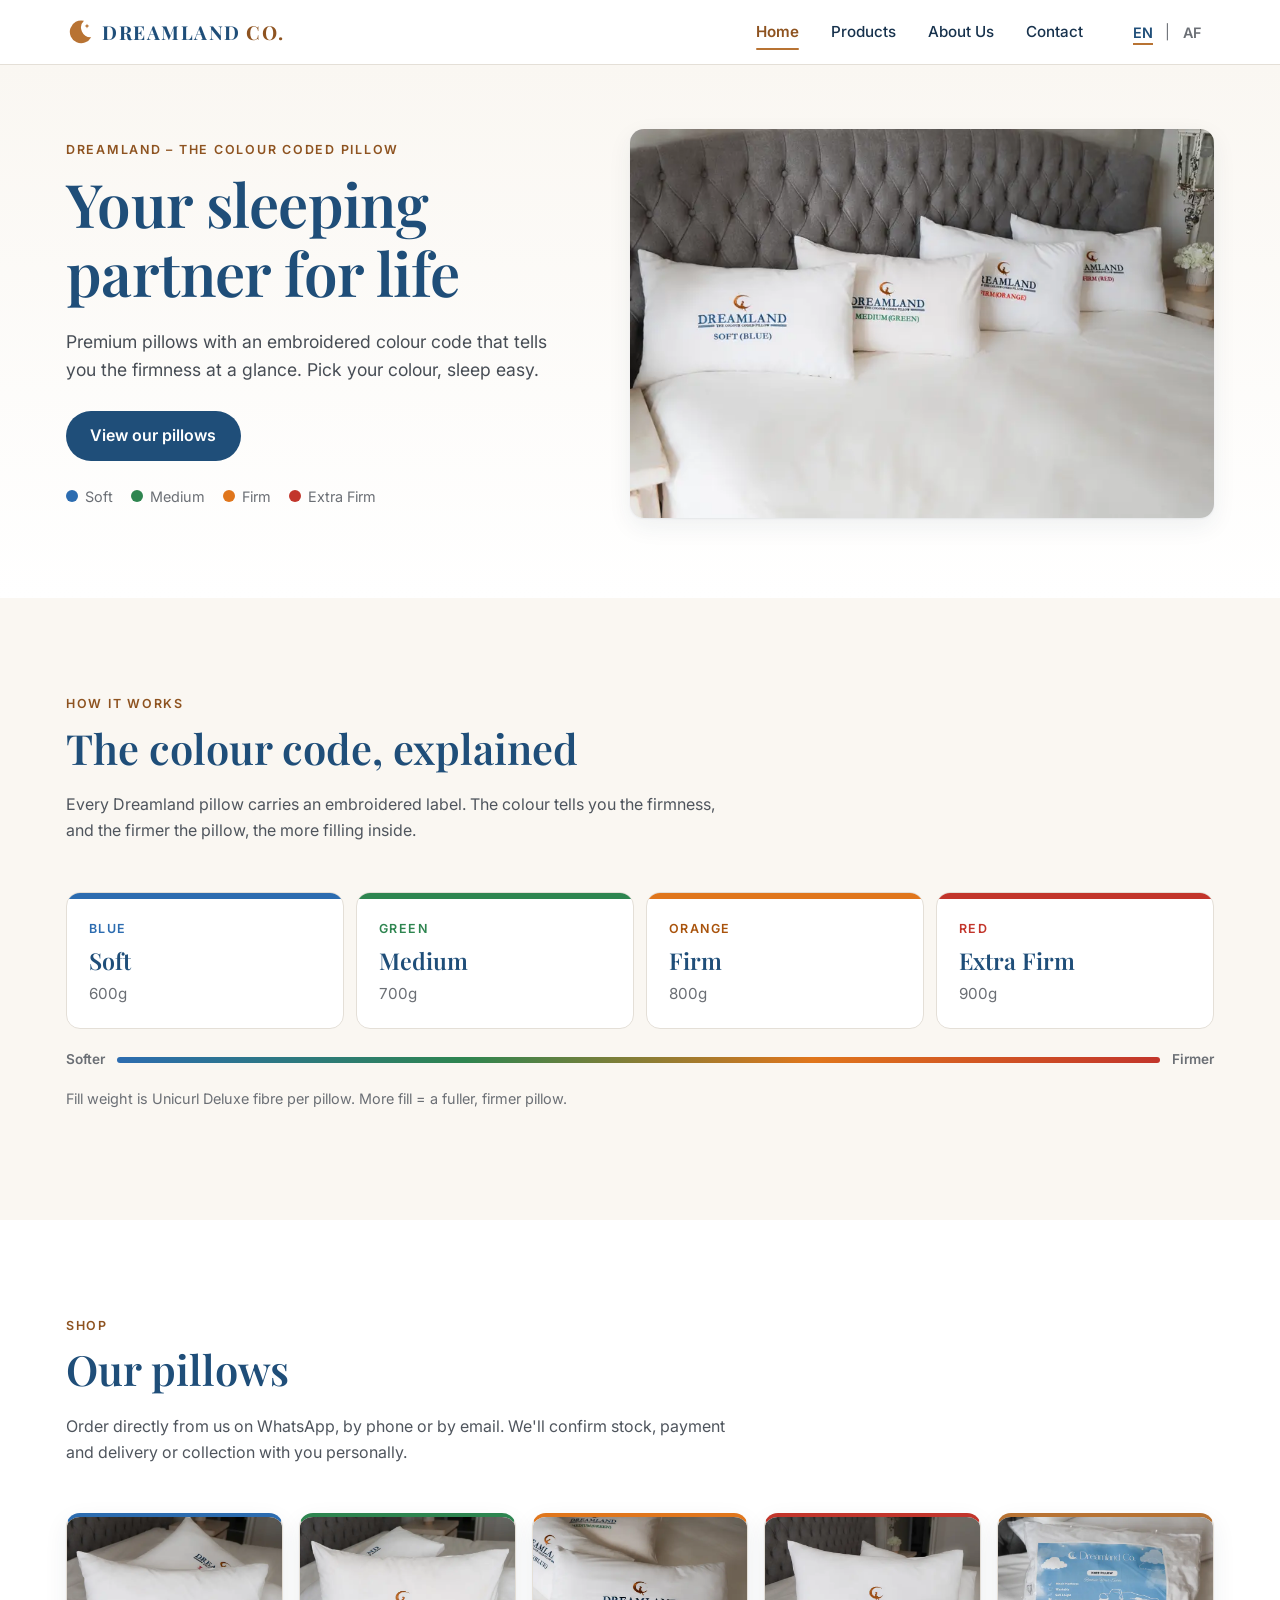
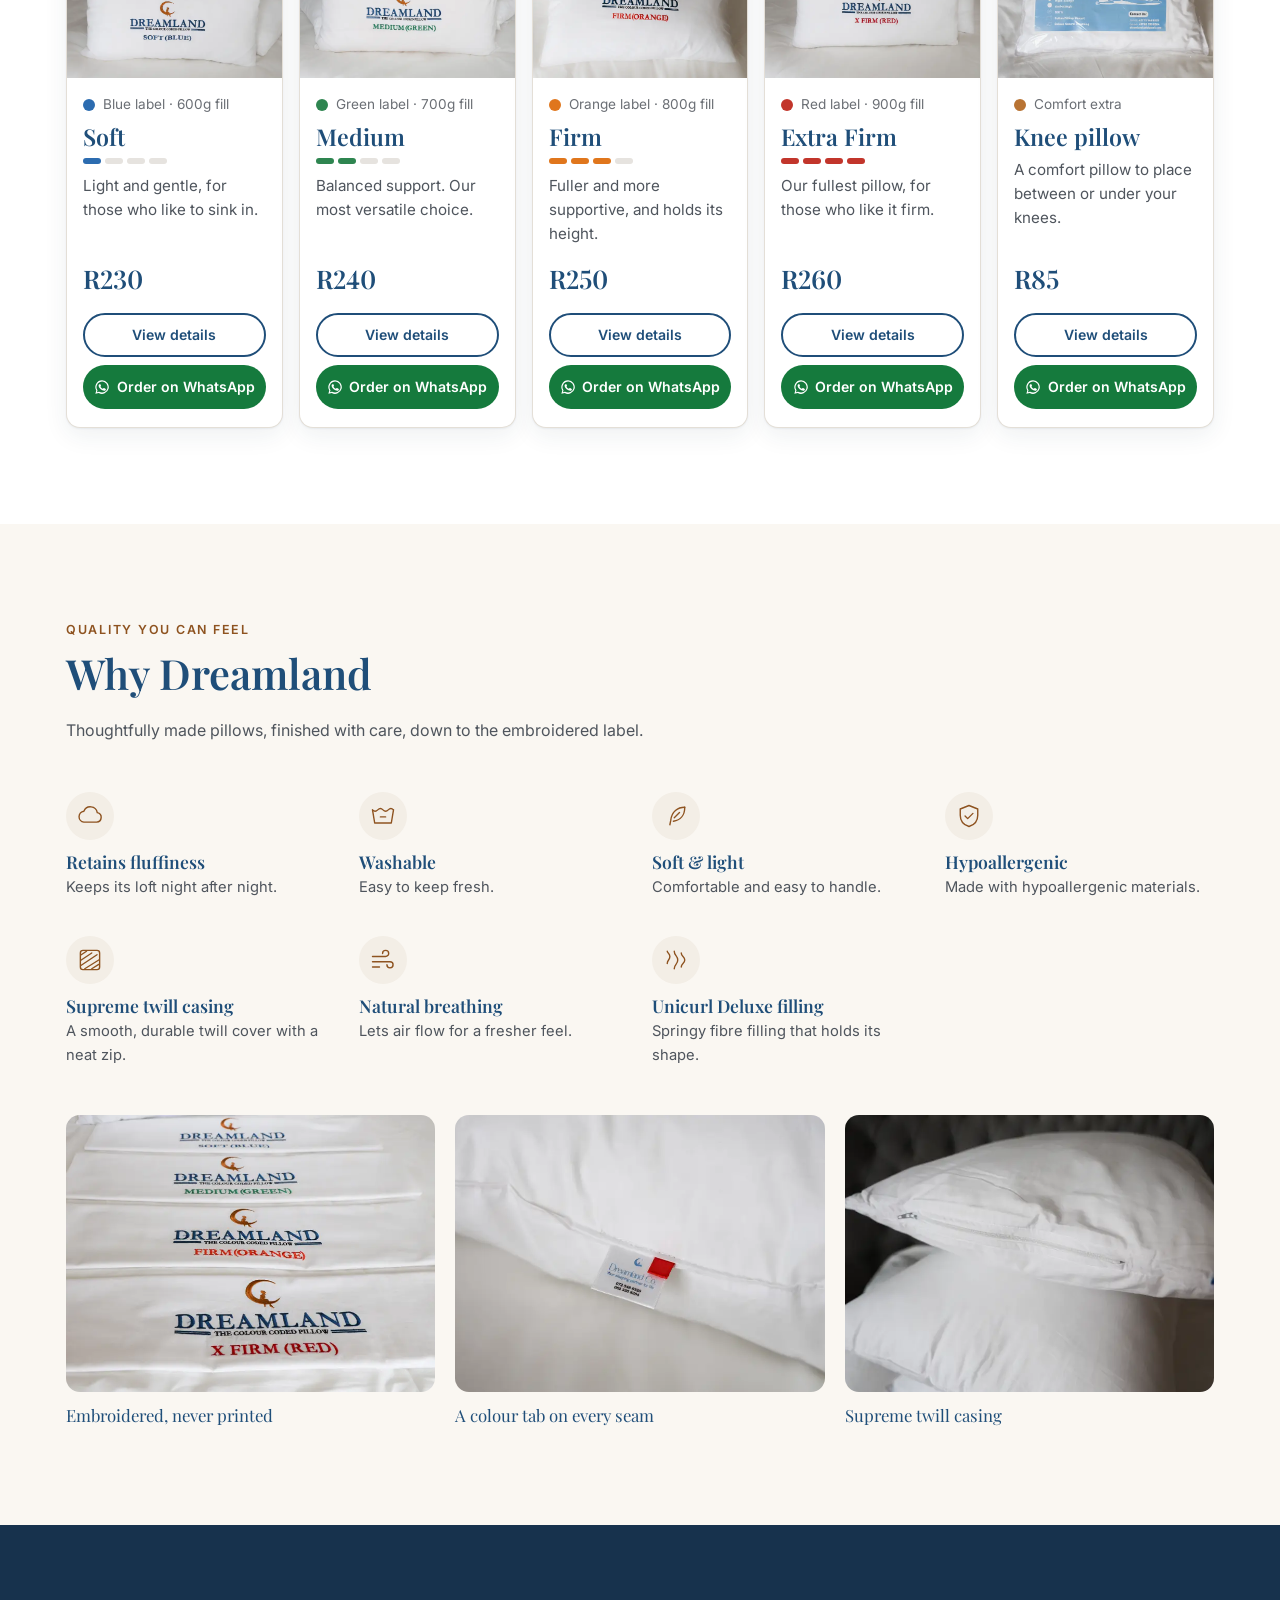
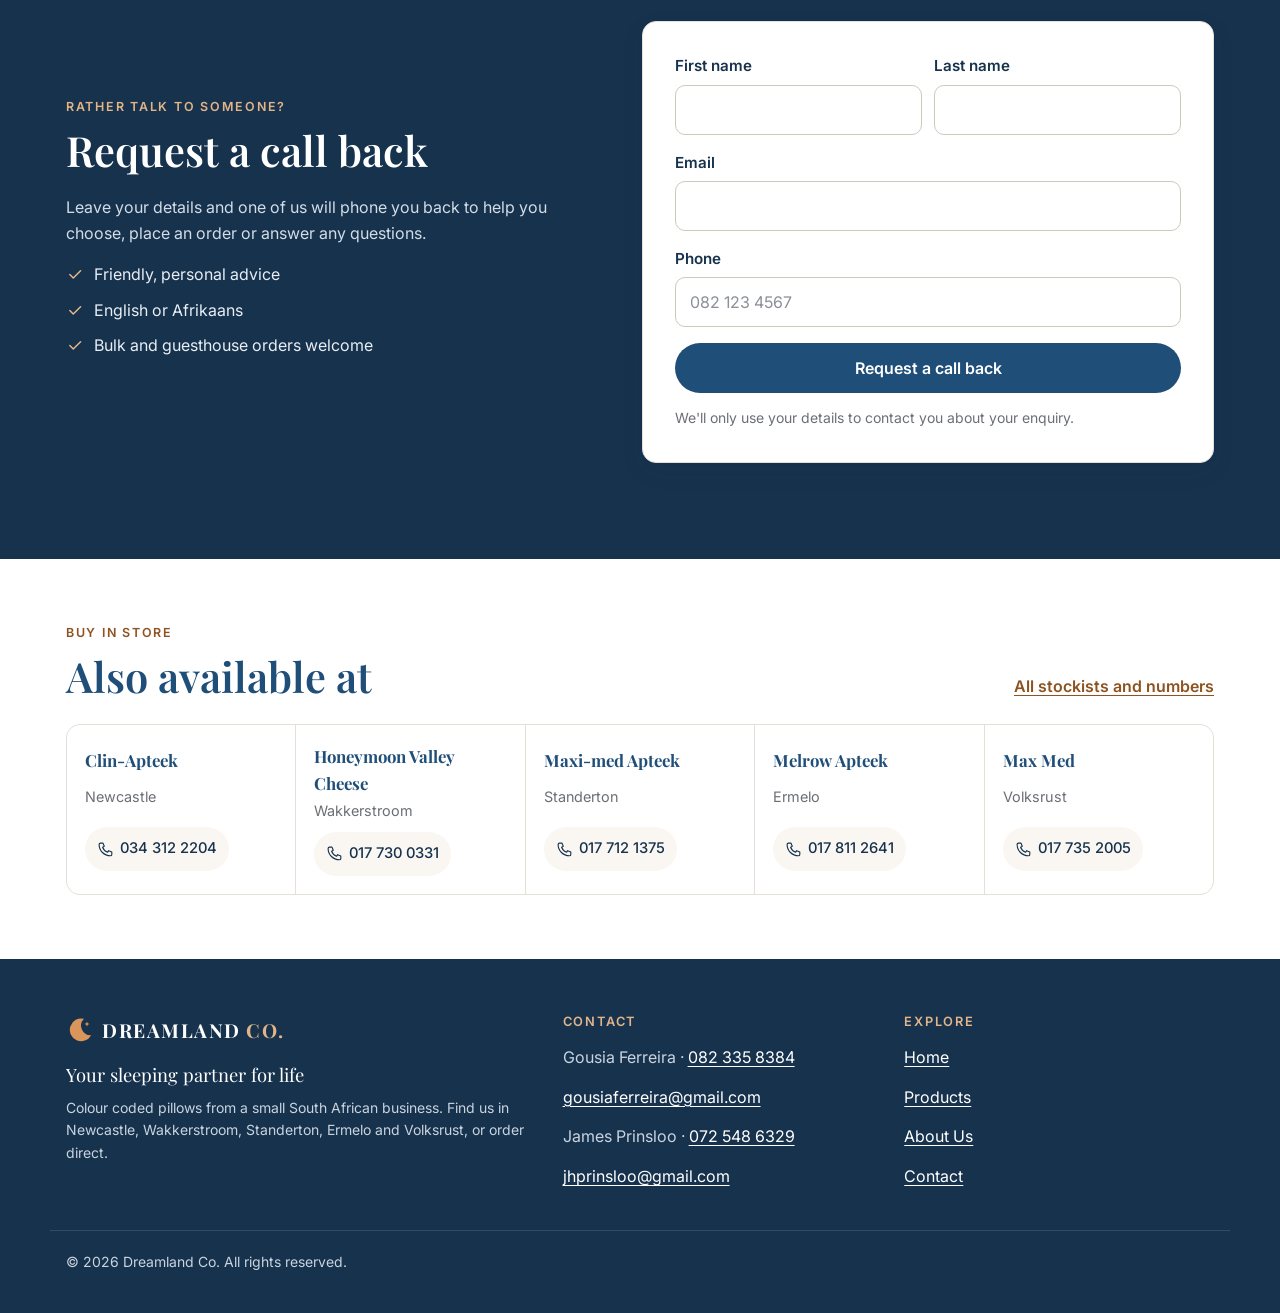
<file: index.html>
<!doctype html>
<html lang="en-ZA">
<head>
  <meta charset="utf-8">
  <meta name="viewport" content="width=device-width, initial-scale=1">
  <title data-i18n="meta.home">Dreamland Co. | Colour Coded Pillows | Your sleeping partner for life</title>
  <meta name="description" content="Dreamland – The Colour Coded Pillow. Premium pillows from R230, colour coded by firmness: Soft (Blue), Medium (Green), Firm (Orange) and Extra Firm (Red). Order on WhatsApp or buy in Newcastle, Wakkerstroom, Standerton, Ermelo and Volksrust.">
  <meta name="theme-color" content="#1F4E79">

  <!--
    SITE URL: absolute URLs below (canonical, Open Graph, JSON-LD) and in sitemap.xml / robots.txt / 404.html
    use https://www.dreamlandco.site/ . If your GitHub Pages address or custom domain
    is different, find-and-replace that address in every .html file, sitemap.xml and robots.txt.
  -->
  <link rel="canonical" href="https://www.dreamlandco.site/">

  <meta property="og:type" content="website">
  <meta property="og:site_name" content="Dreamland Co.">
  <meta property="og:title" content="Dreamland Co. | Colour Coded Pillows | Your sleeping partner for life">
  <meta property="og:description" content="Dreamland – The Colour Coded Pillow. Premium pillows from R230, colour coded by firmness: Soft (Blue), Medium (Green), Firm (Orange) and Extra Firm (Red). Order on WhatsApp or buy in Newcastle, Wakkerstroom, Standerton, Ermelo and Volksrust.">
  <meta property="og:url" content="https://www.dreamlandco.site/">
  <meta property="og:image" content="https://www.dreamlandco.site/images/og-image.jpg">
  <meta property="og:image:width" content="1200">
  <meta property="og:image:height" content="630">
  <meta property="og:image:alt" content="Four Dreamland pillows on a bed with blue, green, orange and red embroidered labels">
  <meta property="og:locale" content="en_ZA">
  <meta property="og:locale:alternate" content="af_ZA">
  <meta name="twitter:card" content="summary_large_image">

  <link rel="icon" href="favicon.svg" type="image/svg+xml">
  <link rel="icon" href="favicon-32.png" sizes="32x32" type="image/png">
  <link rel="icon" href="icon-192.png" sizes="192x192" type="image/png">
  <link rel="apple-touch-icon" href="apple-touch-icon.png">

  <link rel="preconnect" href="https://fonts.googleapis.com">
  <link rel="preconnect" href="https://fonts.gstatic.com" crossorigin>
  <link href="https://fonts.googleapis.com/css2?family=Inter:wght@400;500;600&family=Playfair+Display:wght@500;600;700&display=swap" rel="stylesheet">
  <link rel="preload" as="image" type="image/webp" href="images/pillows-lineup-four-1600.webp" imagesrcset="images/pillows-lineup-four-800.webp 800w, images/pillows-lineup-four-1600.webp 1600w" imagesizes="(min-width: 900px) 55vw, 100vw">
  <link rel="stylesheet" href="css/style.css">
  <script>document.documentElement.classList.add('js');</script>
  <script type="application/ld+json">
  {
    "@context": "https://schema.org",
    "@graph": [
      {
        "@type": "LocalBusiness",
        "@id": "https://www.dreamlandco.site/#business",
        "name": "Dreamland Co.",
        "slogan": "Your sleeping partner for life",
        "description": "Dreamland – The Colour Coded Pillow. Premium pillows colour coded by firmness, sold direct and through stockists in Newcastle, Wakkerstroom, Standerton, Ermelo and Volksrust.",
        "url": "https://www.dreamlandco.site/",
        "image": "https://www.dreamlandco.site/images/og-image.jpg",
        "logo": "https://www.dreamlandco.site/logo.png",
        "telephone": "+27823358384",
        "email": "gousiaferreira@gmail.com",
        "priceRange": "R85 – R260",
        "currenciesAccepted": "ZAR",
        "address": {
          "@type": "PostalAddress",
          "addressCountry": "ZA"
        },
        "areaServed": [
          {
            "@type": "City",
            "name": "Newcastle"
          },
          {
            "@type": "City",
            "name": "Wakkerstroom"
          },
          {
            "@type": "City",
            "name": "Standerton"
          },
          {
            "@type": "City",
            "name": "Ermelo"
          },
          {
            "@type": "City",
            "name": "Volksrust"
          },
          {
            "@type": "Country",
            "name": "South Africa"
          }
        ],
        "contactPoint": [
          {
            "@type": "ContactPoint",
            "name": "Gousia Ferreira",
            "telephone": "+27823358384",
            "email": "gousiaferreira@gmail.com",
            "contactType": "sales",
            "availableLanguage": [
              "English",
              "Afrikaans"
            ]
          },
          {
            "@type": "ContactPoint",
            "name": "James Prinsloo",
            "telephone": "+27725486329",
            "email": "jhprinsloo@gmail.com",
            "contactType": "sales",
            "availableLanguage": [
              "English",
              "Afrikaans"
            ]
          }
        ]
      }
    ]
  }
  </script>
</head>
<body data-page="home">
  <!-- Icon sprite (shared on every page) -->
  <svg width="0" height="0" style="position:absolute" aria-hidden="true" focusable="false">
    <symbol id="i-moon" viewBox="0 0 32 32"><path d="M20.5 3.2A13 13 0 1 0 28.8 22 11 11 0 0 1 20.5 3.2Z" fill="currentColor"/><path d="M24 6.5l.8 1.9 1.9.8-1.9.8-.8 1.9-.8-1.9-1.9-.8 1.9-.8z" fill="currentColor"/></symbol>
    <symbol id="i-whatsapp" viewBox="0 0 24 24"><path fill="currentColor" d="M12 2a10 10 0 0 0-8.6 15.1L2 22l5-1.3A10 10 0 1 0 12 2Zm0 18.2c-1.5 0-3-.4-4.3-1.2l-.3-.2-3 .8.8-2.9-.2-.3A8.2 8.2 0 1 1 12 20.2Zm4.5-6.1c-.2-.1-1.5-.7-1.7-.8-.2-.1-.4-.1-.6.1l-.8 1c-.1.2-.3.2-.5.1a6.7 6.7 0 0 1-3.3-2.9c-.3-.4.2-.4.7-1.4.1-.2 0-.3 0-.4l-.8-1.8c-.2-.5-.4-.4-.6-.4h-.5a1 1 0 0 0-.7.3 3 3 0 0 0-.9 2.2 5.2 5.2 0 0 0 1.1 2.7 11.9 11.9 0 0 0 4.6 4c1.7.7 2.3.8 3.2.6.5-.1 1.5-.6 1.7-1.2.2-.6.2-1.1.2-1.2-.1-.1-.2-.2-.4-.3Z"/></symbol>
    <symbol id="i-phone" viewBox="0 0 24 24"><path fill="none" stroke="currentColor" stroke-width="1.6" stroke-linecap="round" stroke-linejoin="round" d="M5 3h3.5l1.8 4.5-2.3 1.4a11 11 0 0 0 7.1 7.1l1.4-2.3L21 15.5V19a2 2 0 0 1-2 2A16 16 0 0 1 3 5a2 2 0 0 1 2-2Z"/></symbol>
    <symbol id="i-mail" viewBox="0 0 24 24"><g fill="none" stroke="currentColor" stroke-width="1.6" stroke-linecap="round" stroke-linejoin="round"><rect x="3" y="5" width="18" height="14" rx="2"/><path d="m3.5 6.5 8.5 6.5 8.5-6.5"/></g></symbol>
    <symbol id="i-pin" viewBox="0 0 24 24"><g fill="none" stroke="currentColor" stroke-width="1.6" stroke-linecap="round" stroke-linejoin="round"><path d="M12 21s-7-6.1-7-11.5a7 7 0 0 1 14 0C19 14.9 12 21 12 21Z"/><circle cx="12" cy="9.5" r="2.5"/></g></symbol>
    <symbol id="i-fluff" viewBox="0 0 32 32"><path fill="none" stroke="currentColor" stroke-width="1.6" stroke-linecap="round" stroke-linejoin="round" d="M9 23h14.5a5.5 5.5 0 0 0 .8-10.9A8 8 0 0 0 9 10.5 6.3 6.3 0 0 0 9 23Z"/></symbol>
    <symbol id="i-wash" viewBox="0 0 32 32"><g fill="none" stroke="currentColor" stroke-width="1.6" stroke-linecap="round" stroke-linejoin="round"><path d="M4 9l2.5 15h19L28 9"/><path d="M4 9c2 2 4 2 6 0s4-2 6 0 4 2 6 0 4-2 6 0"/><path d="M13 17h6"/></g></symbol>
    <symbol id="i-soft" viewBox="0 0 32 32"><g fill="none" stroke="currentColor" stroke-width="1.6" stroke-linecap="round" stroke-linejoin="round"><path d="M26 6c-8 0-15 5-16 15l-1 5"/><path d="M26 6c0 9-5 15-13 16"/><path d="M14 18l6-6"/></g></symbol>
    <symbol id="i-allergy" viewBox="0 0 32 32"><g fill="none" stroke="currentColor" stroke-width="1.6" stroke-linecap="round" stroke-linejoin="round"><path d="M16 4l10 4v7c0 6.5-4.3 11.2-10 13-5.7-1.8-10-6.5-10-13V8z"/><path d="m11.5 16 3 3 6-6"/></g></symbol>
    <symbol id="i-twill" viewBox="0 0 32 32"><g fill="none" stroke="currentColor" stroke-width="1.6" stroke-linecap="round"><path d="M6 10l6-4M6 16l12-8M6 22l18-12M10 26l16-10M18 26l8-5"/><rect x="5" y="5" width="22" height="22" rx="3"/></g></symbol>
    <symbol id="i-breath" viewBox="0 0 32 32"><g fill="none" stroke="currentColor" stroke-width="1.6" stroke-linecap="round"><path d="M4 12h15a3.5 3.5 0 1 0-3.5-3.5"/><path d="M4 18h20a3.5 3.5 0 1 1-3.5 3.5"/><path d="M4 24h8"/></g></symbol>
    <symbol id="i-fill" viewBox="0 0 32 32"><g fill="none" stroke="currentColor" stroke-width="1.6" stroke-linecap="round"><path d="M6 20c0-4 3-4 3-8s-3-4-3-6"/><path d="M14 26c0-5 4-5 4-10s-4-5-4-10"/><path d="M22 24c0-4 4-4 4-8s-4-4-4-8"/></g></symbol>
    <symbol id="i-star" viewBox="0 0 32 32"><path fill="none" stroke="currentColor" stroke-width="1.6" stroke-linejoin="round" d="m16 4 3.6 7.6 8.3 1-6.1 5.7 1.6 8.2L16 22.4l-7.4 4.1 1.6-8.2-6.1-5.7 8.3-1z"/></symbol>
    <symbol id="i-home" viewBox="0 0 32 32"><g fill="none" stroke="currentColor" stroke-width="1.6" stroke-linecap="round" stroke-linejoin="round"><path d="M5 15 16 6l11 9"/><path d="M8 13v13h16V13"/><path d="M13 26v-7h6v7"/></g></symbol>
    <symbol id="i-chat" viewBox="0 0 32 32"><g fill="none" stroke="currentColor" stroke-width="1.6" stroke-linecap="round" stroke-linejoin="round"><path d="M6 7h20v14H14l-6 5v-5H6z"/><path d="M11 13h10M11 17h6"/></g></symbol>
    <symbol id="i-check" viewBox="0 0 24 24"><path fill="none" stroke="currentColor" stroke-width="2" stroke-linecap="round" stroke-linejoin="round" d="m5 12.5 4.5 4.5L19 7.5"/></symbol>
    <symbol id="i-close" viewBox="0 0 24 24"><path fill="none" stroke="currentColor" stroke-width="2" stroke-linecap="round" d="M6 6l12 12M18 6 6 18"/></symbol>
    <symbol id="i-prev" viewBox="0 0 24 24"><path fill="none" stroke="currentColor" stroke-width="2" stroke-linecap="round" stroke-linejoin="round" d="M15 5l-7 7 7 7"/></symbol>
    <symbol id="i-next" viewBox="0 0 24 24"><path fill="none" stroke="currentColor" stroke-width="2" stroke-linecap="round" stroke-linejoin="round" d="M9 5l7 7-7 7"/></symbol>
  </svg>

  <a class="skip-link" href="#main" data-i18n="skip">Skip to content</a>

  <!-- ===== Shared header: identical on every page (only aria-current changes) ===== -->
  <header class="site-header">
    <div class="container header-inner">
      <!-- LOGO: to use a real logo file instead of the text wordmark, replace the contents of this <a> with
           <img src="images/logo.svg" alt="Dreamland Co." width="180" height="48"> -->
      <a class="wordmark" href="index.html" aria-label="Dreamland Co. – home">
        <svg class="wordmark-moon" aria-hidden="true"><use href="#i-moon"/></svg>
        <span class="wordmark-text">Dreamland<span class="wordmark-co"> Co.</span></span>
      </a>

      <div class="header-actions">
        <div class="lang-toggle" role="group" aria-label="Language / Taal">
          <button type="button" data-lang="en" aria-pressed="true" lang="en">EN</button>
          <span aria-hidden="true">|</span>
          <button type="button" data-lang="af" aria-pressed="false" lang="af">AF</button>
        </div>
      </div>

      <nav class="site-nav" id="site-nav" aria-label="Main">
        <ul>
          <li><a href="index.html" aria-current="page" data-i18n="nav.home">Home</a></li>
          <li><a href="products.html" data-i18n="nav.products">Products</a></li>
          <li><a href="about.html" data-i18n="nav.about">About Us</a></li>
          <li><a href="contact.html" data-i18n="nav.contact">Contact</a></li>
        </ul>
      </nav>
    </div>
  </header>

  <main id="main">
    <!-- Hero -->
    <section class="hero" aria-labelledby="hero-title">
      <div class="container hero-inner">
        <div class="hero-copy">
          <p class="eyebrow" data-i18n="hero.eyebrow">Dreamland – The Colour Coded Pillow</p>
          <h1 id="hero-title" data-i18n="tagline">Your sleeping partner for life</h1>
          <p class="lead" data-i18n="hero.lead">Premium pillows with an embroidered colour code that tells you the firmness at a glance. Pick your colour, sleep easy.</p>
          <div class="button-row">
            <a class="btn btn-primary" href="products.html" data-i18n="hero.view">View our pillows</a>
          </div>
          <ul class="hero-dots" aria-label="Firmness colours">
            <li><span class="dot dot-blue"></span><span data-i18n="name.soft">Soft</span></li>
            <li><span class="dot dot-green"></span><span data-i18n="name.medium">Medium</span></li>
            <li><span class="dot dot-orange"></span><span data-i18n="name.firm">Firm</span></li>
            <li><span class="dot dot-red"></span><span data-i18n="name.xfirm">Extra Firm</span></li>
          </ul>
        </div>
        <figure class="hero-media">
          <picture>
            <source type="image/webp" srcset="images/pillows-lineup-four-800.webp 800w, images/pillows-lineup-four-1600.webp 1600w" sizes="(min-width: 900px) 55vw, 100vw">
            <img src="images/pillows-lineup-four-1600.jpg" srcset="images/pillows-lineup-four-800.jpg 800w, images/pillows-lineup-four-1600.jpg 1600w" sizes="(min-width: 900px) 55vw, 100vw"
                 width="1600" height="1066" fetchpriority="high"
                 alt="Four Dreamland pillows lined up on a bed against a grey tufted headboard, with blue, green, orange and red embroidered labels"
                 data-i18n-alt="alt.hero">
          </picture>
        </figure>
      </div>
    </section>

    <!-- Colour code -->
    <section class="section section-code" id="colour-code" aria-labelledby="code-title">
      <div class="container">
        <header class="section-head reveal">
          <p class="eyebrow" data-i18n="code.eyebrow">How it works</p>
          <h2 id="code-title" data-i18n="code.title">The colour code, explained</h2>
          <p data-i18n="code.intro">Every Dreamland pillow carries an embroidered label. The colour tells you the firmness, and the firmer the pillow, the more filling inside.</p>
        </header>
        <ol class="code-strip reveal">
          <li class="code-step code-blue"><span class="code-swatch" aria-hidden="true"></span><span class="code-colour" data-i18n="colour.blue">Blue</span><strong class="code-name" data-i18n="name.soft">Soft</strong><span class="code-weight">600g</span></li>
          <li class="code-step code-green"><span class="code-swatch" aria-hidden="true"></span><span class="code-colour" data-i18n="colour.green">Green</span><strong class="code-name" data-i18n="name.medium">Medium</strong><span class="code-weight">700g</span></li>
          <li class="code-step code-orange"><span class="code-swatch" aria-hidden="true"></span><span class="code-colour" data-i18n="colour.orange">Orange</span><strong class="code-name" data-i18n="name.firm">Firm</strong><span class="code-weight">800g</span></li>
          <li class="code-step code-red"><span class="code-swatch" aria-hidden="true"></span><span class="code-colour" data-i18n="colour.red">Red</span><strong class="code-name" data-i18n="name.xfirm">Extra Firm</strong><span class="code-weight">900g</span></li>
        </ol>
        <div class="code-scale reveal" aria-hidden="true">
          <span data-i18n="code.softer">Softer</span>
          <span class="code-scale-line"></span>
          <span data-i18n="code.firmer">Firmer</span>
        </div>
        <p class="code-note reveal" data-i18n="code.note">Fill weight is Unicurl Deluxe fibre per pillow. More fill = a fuller, firmer pillow.</p>
      </div>
    </section>

    <!-- Featured products (cards are built from js/data.js) -->
    <section class="section" id="pillows" aria-labelledby="shop-title">
      <div class="container">
        <header class="section-head reveal">
          <p class="eyebrow" data-i18n="shop.eyebrow">Shop</p>
          <h2 id="shop-title" data-i18n="shop.title">Our pillows</h2>
          <p data-i18n="shop.intro">Order directly from us on WhatsApp, by phone or by email. We'll confirm stock, payment and delivery or collection with you personally.</p>
        </header>
        <div class="product-grid product-grid-5 reveal" data-render="product-cards">
          <noscript><p>Soft (Blue) R230 · Medium (Green) R240 · Firm (Orange) R250 · Extra Firm (Red) R260 · Knee pillow R85. <a href="products.html">View our pillows</a></p></noscript>
        </div>
      </div>
    </section>

    <!-- Why Dreamland -->
    <section class="section section-tint" id="why" aria-labelledby="why-title">
      <div class="container">
        <header class="section-head reveal">
          <p class="eyebrow" data-i18n="why.eyebrow">Quality you can feel</p>
          <h2 id="why-title" data-i18n="why.title">Why Dreamland</h2>
          <p data-i18n="why.intro">Thoughtfully made pillows, finished with care, down to the embroidered label.</p>
        </header>
        <ul class="feature-grid">
          <li class="feature reveal"><svg class="feature-icon" aria-hidden="true"><use href="#i-fluff"/></svg><h3 data-i18n="f.fluff">Retains fluffiness</h3><p data-i18n="f.fluffD">Keeps its loft night after night.</p></li>
          <li class="feature reveal"><svg class="feature-icon" aria-hidden="true"><use href="#i-wash"/></svg><h3 data-i18n="f.wash">Washable</h3><p data-i18n="f.washD">Easy to keep fresh.</p></li>
          <li class="feature reveal"><svg class="feature-icon" aria-hidden="true"><use href="#i-soft"/></svg><h3 data-i18n="f.soft">Soft &amp; light</h3><p data-i18n="f.softD">Comfortable and easy to handle.</p></li>
          <li class="feature reveal"><svg class="feature-icon" aria-hidden="true"><use href="#i-allergy"/></svg><h3 data-i18n="f.allergy">Hypoallergenic</h3><p data-i18n="f.allergyD">Made with hypoallergenic materials.</p></li>
          <li class="feature reveal"><svg class="feature-icon" aria-hidden="true"><use href="#i-twill"/></svg><h3 data-i18n="f.twill">Supreme twill casing</h3><p data-i18n="f.twillD">A smooth, durable twill cover with a neat zip.</p></li>
          <li class="feature reveal"><svg class="feature-icon" aria-hidden="true"><use href="#i-breath"/></svg><h3 data-i18n="f.breath">Natural breathing</h3><p data-i18n="f.breathD">Lets air flow for a fresher feel.</p></li>
          <li class="feature reveal"><svg class="feature-icon" aria-hidden="true"><use href="#i-fill"/></svg><h3 data-i18n="f.fill">Unicurl Deluxe filling</h3><p data-i18n="f.fillD">Springy fibre filling that holds its shape.</p></li>
        </ul>
        <div class="detail-grid">
          <figure class="detail reveal">
            <picture>
              <source type="image/webp" srcset="images/labels-four-colours-800.webp 800w, images/labels-four-colours-1600.webp 1600w" sizes="(min-width: 900px) 33vw, 100vw">
              <img src="images/labels-four-colours-800.jpg" srcset="images/labels-four-colours-800.jpg 800w, images/labels-four-colours-1600.jpg 1600w" sizes="(min-width: 900px) 33vw, 100vw" width="1600" height="1067" loading="lazy" decoding="async"
                   alt="Close-up of the four embroidered Dreamland labels: Soft (Blue), Medium (Green), Firm (Orange) and X Firm (Red)" data-i18n-alt="alt.labels">
            </picture>
            <figcaption data-i18n="cap.labels">Embroidered, never printed</figcaption>
          </figure>
          <figure class="detail reveal">
            <picture>
              <source type="image/webp" srcset="images/label-detail-800.webp 800w, images/label-detail-1600.webp 1600w" sizes="(min-width: 900px) 33vw, 100vw">
              <img src="images/label-detail-800.jpg" srcset="images/label-detail-800.jpg 800w, images/label-detail-1600.jpg 1600w" sizes="(min-width: 900px) 33vw, 100vw" width="1600" height="1067" loading="lazy" decoding="async"
                   alt="Sewn-in Dreamland Co. care label with a red colour tab on the pillow seam" data-i18n-alt="alt.tag">
            </picture>
            <figcaption data-i18n="cap.tag">A colour tab on every seam</figcaption>
          </figure>
          <figure class="detail reveal">
            <picture>
              <source type="image/webp" srcset="images/casing-zip-detail-800.webp 800w, images/casing-zip-detail-1600.webp 1600w" sizes="(min-width: 900px) 33vw, 100vw">
              <img src="images/casing-zip-detail-800.jpg" srcset="images/casing-zip-detail-800.jpg 800w, images/casing-zip-detail-1600.jpg 1600w" sizes="(min-width: 900px) 33vw, 100vw" width="1600" height="1067" loading="lazy" decoding="async"
                   alt="White twill pillow casing with a neat concealed zip" data-i18n-alt="alt.zip">
            </picture>
            <figcaption data-i18n="cap.zip">Supreme twill casing</figcaption>
          </figure>
        </div>
      </div>
    </section>

    <!-- Request a call back -->
    <section class="section section-navy" id="call-back" aria-labelledby="cb-title">
      <div class="container callback-inner">
        <div class="callback-copy reveal">
          <p class="eyebrow" data-i18n="cb.eyebrow">Rather talk to someone?</p>
          <h2 id="cb-title" data-i18n="cb.title">Request a call back</h2>
          <p data-i18n="cb.intro">Leave your details and one of us will phone you back to help you choose, place an order or answer any questions.</p>
          <ul class="tick-list">
            <li><svg class="icon" aria-hidden="true"><use href="#i-check"/></svg><span data-i18n="cb.p1">Friendly, personal advice</span></li>
            <li><svg class="icon" aria-hidden="true"><use href="#i-check"/></svg><span data-i18n="cb.p2">English or Afrikaans</span></li>
            <li><svg class="icon" aria-hidden="true"><use href="#i-check"/></svg><span data-i18n="cb.p3">Bulk and guesthouse orders welcome</span></li>
          </ul>
        </div>
        <div class="reveal">
        <!-- Request a Call Back form: submitted by js/main.js to Web3Forms (see WEB3FORMS_ACCESS_KEY there) -->
        <form class="callback-form card" novalidate>
          <div class="field-row field-row-even">
            <div class="field">
              <label for="cb-first-home" data-i18n="cb.first">First name</label>
              <input id="cb-first-home" name="first_name" type="text" autocomplete="given-name" required aria-describedby="cb-first-home-err">
              <p class="field-error" id="cb-first-home-err" hidden></p>
            </div>
            <div class="field">
              <label for="cb-last-home" data-i18n="cb.last">Last name</label>
              <input id="cb-last-home" name="last_name" type="text" autocomplete="family-name" required aria-describedby="cb-last-home-err">
              <p class="field-error" id="cb-last-home-err" hidden></p>
            </div>
          </div>
          <div class="field">
            <label for="cb-email-home" data-i18n="cb.email">Email</label>
            <input id="cb-email-home" name="email" type="email" autocomplete="email" required aria-describedby="cb-email-home-err">
            <p class="field-error" id="cb-email-home-err" hidden></p>
          </div>
          <div class="field">
            <label for="cb-phone-home" data-i18n="cb.phone">Phone</label>
            <input id="cb-phone-home" name="phone" type="tel" autocomplete="tel" inputmode="tel" placeholder="082 123 4567" required aria-describedby="cb-phone-home-err">
            <p class="field-error" id="cb-phone-home-err" hidden></p>
          </div>
          <!-- Honeypot: hidden from people, bots fill it in. Web3Forms rejects submissions where it is ticked. -->
          <input type="checkbox" name="botcheck" class="hp-field" tabindex="-1" autocomplete="off" aria-hidden="true">
          <button class="btn btn-primary btn-block" type="submit" data-i18n="cb.submit">Request a call back</button>
          <div class="form-status" role="status" aria-live="polite" hidden></div>
          <p class="small muted form-privacy" data-i18n="cb.privacy">We'll only use your details to contact you about your enquiry.</p>
        </form>

        </div>
      </div>
    </section>

    <!-- Stockists strip -->
    <section class="section section-tight" id="stockists" aria-labelledby="stockists-title">
      <div class="container">
        <div class="strip-head reveal">
          <div>
            <p class="eyebrow" data-i18n="stock.eyebrow">Buy in store</p>
            <h2 id="stockists-title" data-i18n="stock.title">Also available at</h2>
          </div>
          <a class="text-link" href="contact.html#stockists" data-i18n="stock.all">All stockists and numbers</a>
        </div>
        <ul class="stockist-strip reveal" data-render="stockists" data-variant="strip"></ul>
      </div>
    </section>
  </main>

  <!-- ===== Shared footer: identical on every page ===== -->
  <footer class="site-footer">
    <div class="container footer-inner">
      <div>
        <p class="wordmark wordmark-light">
          <svg class="wordmark-moon" aria-hidden="true"><use href="#i-moon"/></svg>
          <span class="wordmark-text">Dreamland<span class="wordmark-co"> Co.</span></span>
        </p>
        <p class="footer-tagline" data-i18n="tagline">Your sleeping partner for life</p>
        <p class="small" data-i18n="footer.area">Colour coded pillows from a small South African business. Find us in Newcastle, Wakkerstroom, Standerton, Ermelo and Volksrust, or order direct.</p>
      </div>
      <div>
        <h2 class="footer-head" data-i18n="footer.contact">Contact</h2>
        <ul class="footer-links">
          <li>Gousia Ferreira · <a href="tel:+27823358384">082 335 8384</a></li>
          <li><a href="mailto:gousiaferreira@gmail.com">gousiaferreira@gmail.com</a></li>
          <li>James Prinsloo · <a href="tel:+27725486329">072 548 6329</a></li>
          <li><a href="mailto:jhprinsloo@gmail.com">jhprinsloo@gmail.com</a></li>
        </ul>
      </div>
      <div>
        <h2 class="footer-head" data-i18n="footer.explore">Explore</h2>
        <ul class="footer-links">
          <li><a href="index.html" data-i18n="nav.home">Home</a></li>
          <li><a href="products.html" data-i18n="nav.products">Products</a></li>
          <li><a href="about.html" data-i18n="nav.about">About Us</a></li>
          <li><a href="contact.html" data-i18n="nav.contact">Contact</a></li>
        </ul>
      </div>
    </div>
    <div class="container footer-base">
      <p class="small">© <span id="year">2026</span> Dreamland Co. <span data-i18n="footer.rights">All rights reserved.</span></p>
    </div>
  </footer>

  <a class="wa-float" href="https://wa.me/27725486329" data-wa="general" target="_blank" rel="noopener" aria-label="Order on WhatsApp" data-i18n-aria="btn.order">
    <svg aria-hidden="true"><use href="#i-whatsapp"/></svg>
  </a>

  <script src="js/data.js" defer></script>
  <script src="js/i18n.js" defer></script>
  <script src="js/main.js" defer></script>
</body>
</html>
</file>
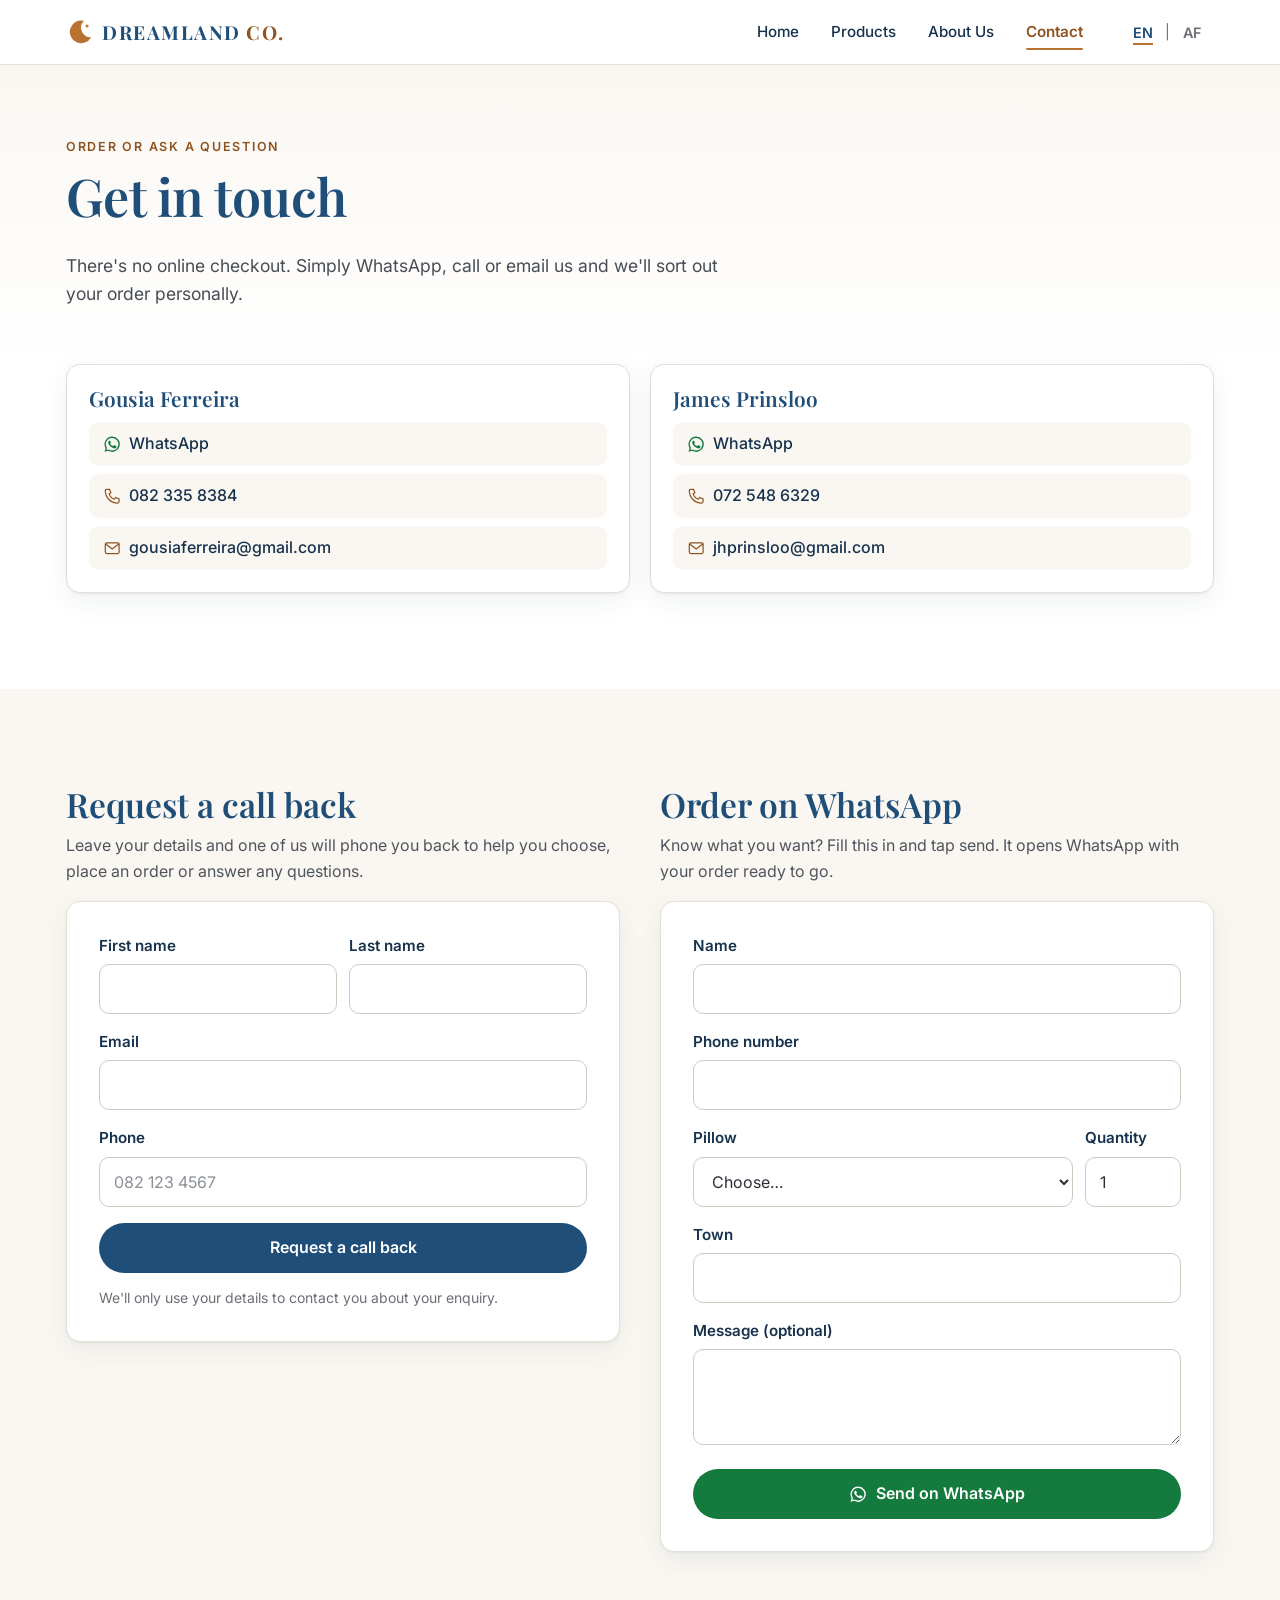
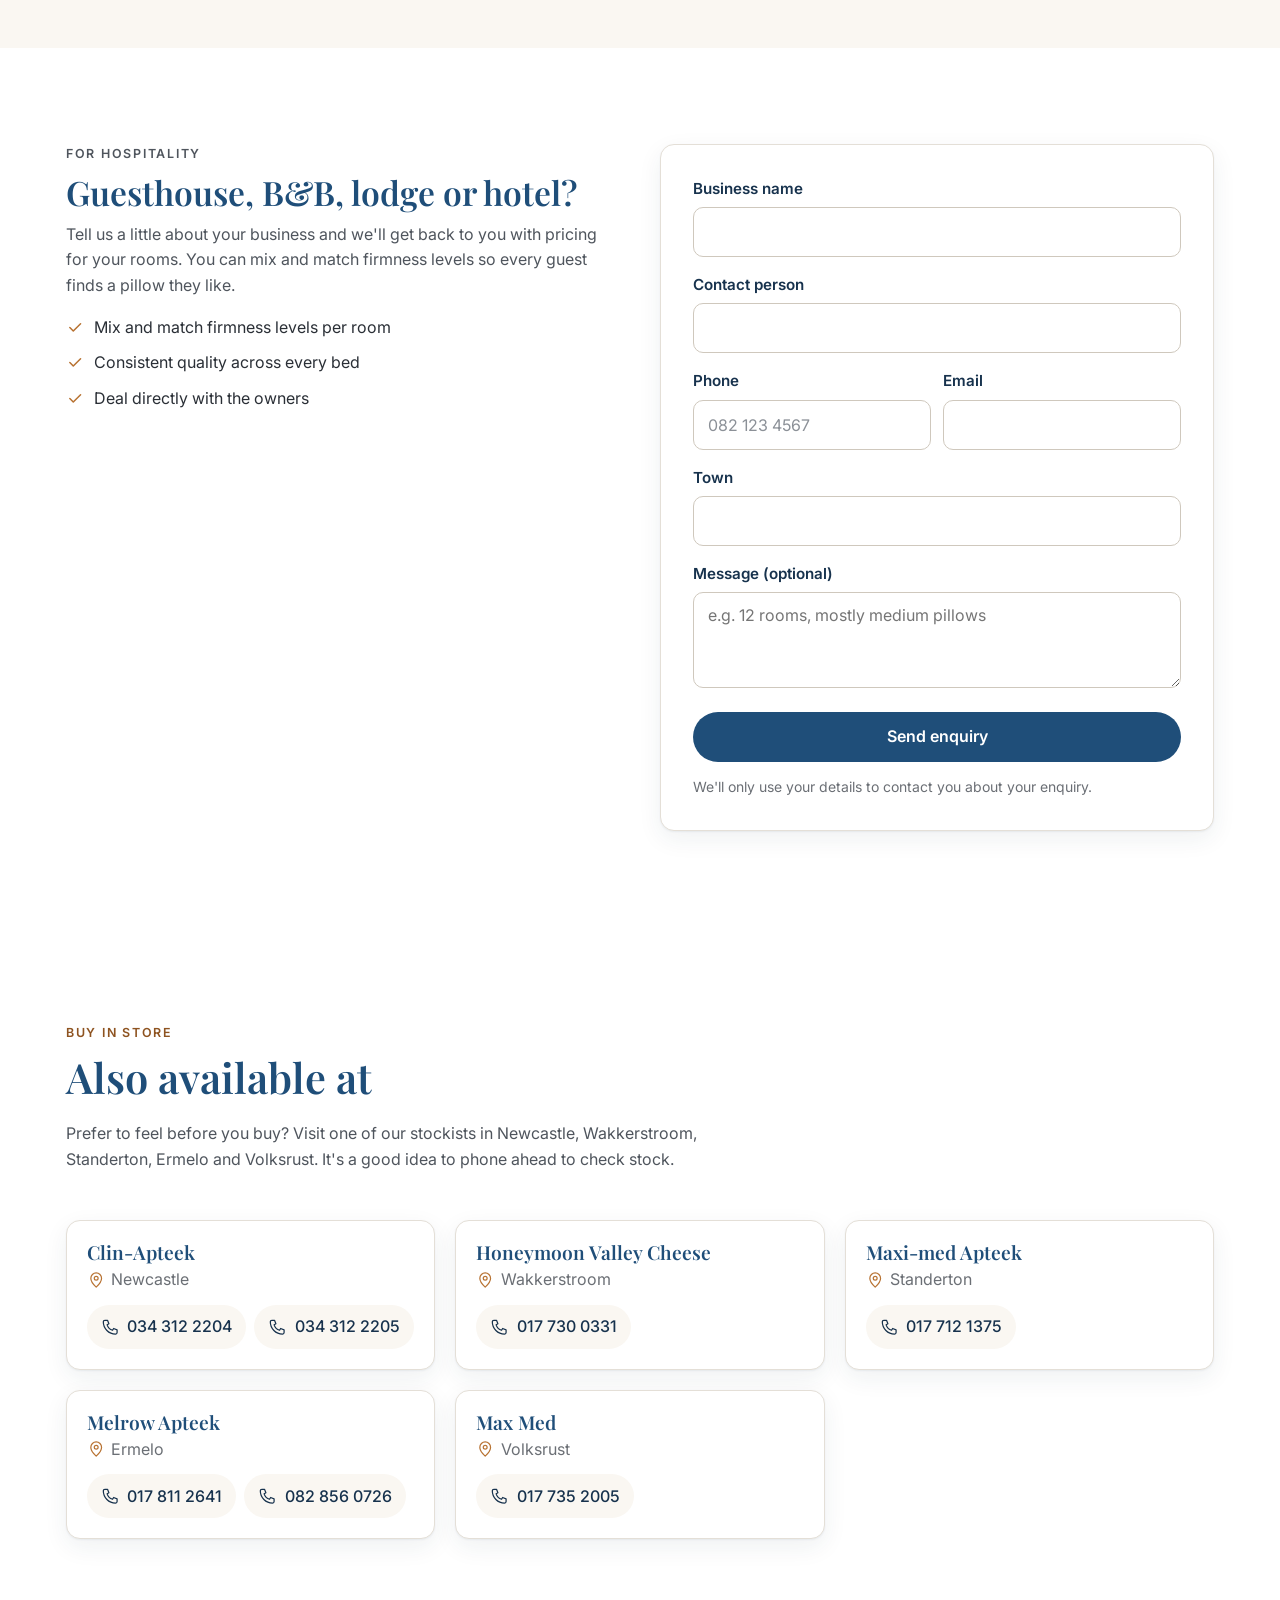
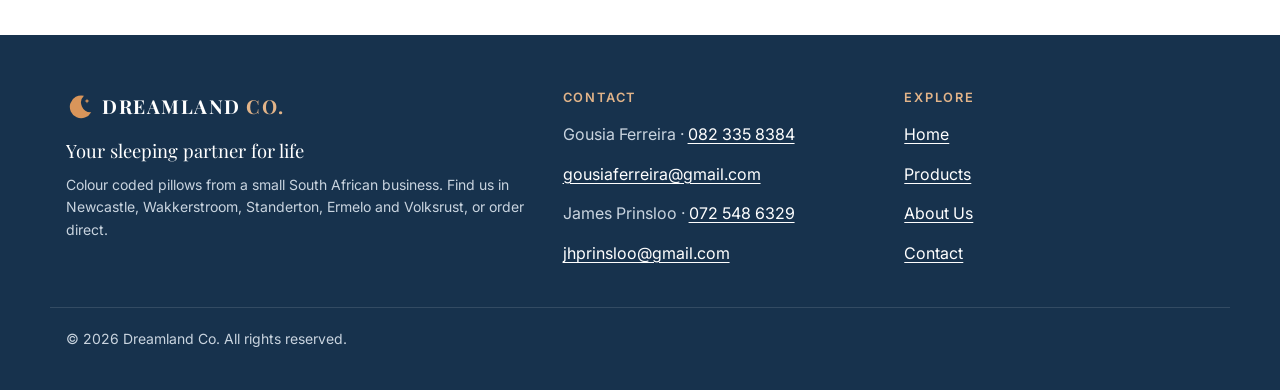
<file: contact.html>
<!doctype html>
<html lang="en-ZA">
<head>
  <meta charset="utf-8">
  <meta name="viewport" content="width=device-width, initial-scale=1">
  <title data-i18n="meta.contact">Contact & Order | Dreamland Co. Colour Coded Pillows</title>
  <meta name="description" content="Order Dreamland pillows on WhatsApp, by phone or email, or request a call back. Stockists in Newcastle, Wakkerstroom, Standerton, Ermelo and Volksrust.">
  <meta name="theme-color" content="#1F4E79">

  <!--
    SITE URL: absolute URLs below (canonical, Open Graph, JSON-LD) and in sitemap.xml / robots.txt / 404.html
    use https://www.dreamlandco.site/ . If your GitHub Pages address or custom domain
    is different, find-and-replace that address in every .html file, sitemap.xml and robots.txt.
  -->
  <link rel="canonical" href="https://www.dreamlandco.site/contact.html">

  <meta property="og:type" content="website">
  <meta property="og:site_name" content="Dreamland Co.">
  <meta property="og:title" content="Contact & Order | Dreamland Co. Colour Coded Pillows">
  <meta property="og:description" content="Order Dreamland pillows on WhatsApp, by phone or email, or request a call back. Stockists in Newcastle, Wakkerstroom, Standerton, Ermelo and Volksrust.">
  <meta property="og:url" content="https://www.dreamlandco.site/contact.html">
  <meta property="og:image" content="https://www.dreamlandco.site/images/og-image.jpg">
  <meta property="og:image:width" content="1200">
  <meta property="og:image:height" content="630">
  <meta property="og:image:alt" content="Four Dreamland pillows on a bed with blue, green, orange and red embroidered labels">
  <meta property="og:locale" content="en_ZA">
  <meta property="og:locale:alternate" content="af_ZA">
  <meta name="twitter:card" content="summary_large_image">

  <link rel="icon" href="favicon.svg" type="image/svg+xml">
  <link rel="icon" href="favicon-32.png" sizes="32x32" type="image/png">
  <link rel="icon" href="icon-192.png" sizes="192x192" type="image/png">
  <link rel="apple-touch-icon" href="apple-touch-icon.png">

  <link rel="preconnect" href="https://fonts.googleapis.com">
  <link rel="preconnect" href="https://fonts.gstatic.com" crossorigin>
  <link href="https://fonts.googleapis.com/css2?family=Inter:wght@400;500;600&family=Playfair+Display:wght@500;600;700&display=swap" rel="stylesheet">

  <link rel="stylesheet" href="css/style.css">
  <script>document.documentElement.classList.add('js');</script>
  <script type="application/ld+json">
  {
    "@context": "https://schema.org",
    "@graph": [
      {
        "@type": "LocalBusiness",
        "@id": "https://www.dreamlandco.site/#business",
        "name": "Dreamland Co.",
        "slogan": "Your sleeping partner for life",
        "description": "Dreamland – The Colour Coded Pillow. Premium pillows colour coded by firmness, sold direct and through stockists in Newcastle, Wakkerstroom, Standerton, Ermelo and Volksrust.",
        "url": "https://www.dreamlandco.site/",
        "image": "https://www.dreamlandco.site/images/og-image.jpg",
        "logo": "https://www.dreamlandco.site/logo.png",
        "telephone": "+27823358384",
        "email": "gousiaferreira@gmail.com",
        "priceRange": "R85 – R260",
        "currenciesAccepted": "ZAR",
        "address": {
          "@type": "PostalAddress",
          "addressCountry": "ZA"
        },
        "areaServed": [
          {
            "@type": "City",
            "name": "Newcastle"
          },
          {
            "@type": "City",
            "name": "Wakkerstroom"
          },
          {
            "@type": "City",
            "name": "Standerton"
          },
          {
            "@type": "City",
            "name": "Ermelo"
          },
          {
            "@type": "City",
            "name": "Volksrust"
          },
          {
            "@type": "Country",
            "name": "South Africa"
          }
        ],
        "contactPoint": [
          {
            "@type": "ContactPoint",
            "name": "Gousia Ferreira",
            "telephone": "+27823358384",
            "email": "gousiaferreira@gmail.com",
            "contactType": "sales",
            "availableLanguage": [
              "English",
              "Afrikaans"
            ]
          },
          {
            "@type": "ContactPoint",
            "name": "James Prinsloo",
            "telephone": "+27725486329",
            "email": "jhprinsloo@gmail.com",
            "contactType": "sales",
            "availableLanguage": [
              "English",
              "Afrikaans"
            ]
          }
        ]
      }
    ]
  }
  </script>
</head>
<body data-page="contact">
  <!-- Icon sprite (shared on every page) -->
  <svg width="0" height="0" style="position:absolute" aria-hidden="true" focusable="false">
    <symbol id="i-moon" viewBox="0 0 32 32"><path d="M20.5 3.2A13 13 0 1 0 28.8 22 11 11 0 0 1 20.5 3.2Z" fill="currentColor"/><path d="M24 6.5l.8 1.9 1.9.8-1.9.8-.8 1.9-.8-1.9-1.9-.8 1.9-.8z" fill="currentColor"/></symbol>
    <symbol id="i-whatsapp" viewBox="0 0 24 24"><path fill="currentColor" d="M12 2a10 10 0 0 0-8.6 15.1L2 22l5-1.3A10 10 0 1 0 12 2Zm0 18.2c-1.5 0-3-.4-4.3-1.2l-.3-.2-3 .8.8-2.9-.2-.3A8.2 8.2 0 1 1 12 20.2Zm4.5-6.1c-.2-.1-1.5-.7-1.7-.8-.2-.1-.4-.1-.6.1l-.8 1c-.1.2-.3.2-.5.1a6.7 6.7 0 0 1-3.3-2.9c-.3-.4.2-.4.7-1.4.1-.2 0-.3 0-.4l-.8-1.8c-.2-.5-.4-.4-.6-.4h-.5a1 1 0 0 0-.7.3 3 3 0 0 0-.9 2.2 5.2 5.2 0 0 0 1.1 2.7 11.9 11.9 0 0 0 4.6 4c1.7.7 2.3.8 3.2.6.5-.1 1.5-.6 1.7-1.2.2-.6.2-1.1.2-1.2-.1-.1-.2-.2-.4-.3Z"/></symbol>
    <symbol id="i-phone" viewBox="0 0 24 24"><path fill="none" stroke="currentColor" stroke-width="1.6" stroke-linecap="round" stroke-linejoin="round" d="M5 3h3.5l1.8 4.5-2.3 1.4a11 11 0 0 0 7.1 7.1l1.4-2.3L21 15.5V19a2 2 0 0 1-2 2A16 16 0 0 1 3 5a2 2 0 0 1 2-2Z"/></symbol>
    <symbol id="i-mail" viewBox="0 0 24 24"><g fill="none" stroke="currentColor" stroke-width="1.6" stroke-linecap="round" stroke-linejoin="round"><rect x="3" y="5" width="18" height="14" rx="2"/><path d="m3.5 6.5 8.5 6.5 8.5-6.5"/></g></symbol>
    <symbol id="i-pin" viewBox="0 0 24 24"><g fill="none" stroke="currentColor" stroke-width="1.6" stroke-linecap="round" stroke-linejoin="round"><path d="M12 21s-7-6.1-7-11.5a7 7 0 0 1 14 0C19 14.9 12 21 12 21Z"/><circle cx="12" cy="9.5" r="2.5"/></g></symbol>
    <symbol id="i-fluff" viewBox="0 0 32 32"><path fill="none" stroke="currentColor" stroke-width="1.6" stroke-linecap="round" stroke-linejoin="round" d="M9 23h14.5a5.5 5.5 0 0 0 .8-10.9A8 8 0 0 0 9 10.5 6.3 6.3 0 0 0 9 23Z"/></symbol>
    <symbol id="i-wash" viewBox="0 0 32 32"><g fill="none" stroke="currentColor" stroke-width="1.6" stroke-linecap="round" stroke-linejoin="round"><path d="M4 9l2.5 15h19L28 9"/><path d="M4 9c2 2 4 2 6 0s4-2 6 0 4 2 6 0 4-2 6 0"/><path d="M13 17h6"/></g></symbol>
    <symbol id="i-soft" viewBox="0 0 32 32"><g fill="none" stroke="currentColor" stroke-width="1.6" stroke-linecap="round" stroke-linejoin="round"><path d="M26 6c-8 0-15 5-16 15l-1 5"/><path d="M26 6c0 9-5 15-13 16"/><path d="M14 18l6-6"/></g></symbol>
    <symbol id="i-allergy" viewBox="0 0 32 32"><g fill="none" stroke="currentColor" stroke-width="1.6" stroke-linecap="round" stroke-linejoin="round"><path d="M16 4l10 4v7c0 6.5-4.3 11.2-10 13-5.7-1.8-10-6.5-10-13V8z"/><path d="m11.5 16 3 3 6-6"/></g></symbol>
    <symbol id="i-twill" viewBox="0 0 32 32"><g fill="none" stroke="currentColor" stroke-width="1.6" stroke-linecap="round"><path d="M6 10l6-4M6 16l12-8M6 22l18-12M10 26l16-10M18 26l8-5"/><rect x="5" y="5" width="22" height="22" rx="3"/></g></symbol>
    <symbol id="i-breath" viewBox="0 0 32 32"><g fill="none" stroke="currentColor" stroke-width="1.6" stroke-linecap="round"><path d="M4 12h15a3.5 3.5 0 1 0-3.5-3.5"/><path d="M4 18h20a3.5 3.5 0 1 1-3.5 3.5"/><path d="M4 24h8"/></g></symbol>
    <symbol id="i-fill" viewBox="0 0 32 32"><g fill="none" stroke="currentColor" stroke-width="1.6" stroke-linecap="round"><path d="M6 20c0-4 3-4 3-8s-3-4-3-6"/><path d="M14 26c0-5 4-5 4-10s-4-5-4-10"/><path d="M22 24c0-4 4-4 4-8s-4-4-4-8"/></g></symbol>
    <symbol id="i-star" viewBox="0 0 32 32"><path fill="none" stroke="currentColor" stroke-width="1.6" stroke-linejoin="round" d="m16 4 3.6 7.6 8.3 1-6.1 5.7 1.6 8.2L16 22.4l-7.4 4.1 1.6-8.2-6.1-5.7 8.3-1z"/></symbol>
    <symbol id="i-home" viewBox="0 0 32 32"><g fill="none" stroke="currentColor" stroke-width="1.6" stroke-linecap="round" stroke-linejoin="round"><path d="M5 15 16 6l11 9"/><path d="M8 13v13h16V13"/><path d="M13 26v-7h6v7"/></g></symbol>
    <symbol id="i-chat" viewBox="0 0 32 32"><g fill="none" stroke="currentColor" stroke-width="1.6" stroke-linecap="round" stroke-linejoin="round"><path d="M6 7h20v14H14l-6 5v-5H6z"/><path d="M11 13h10M11 17h6"/></g></symbol>
    <symbol id="i-check" viewBox="0 0 24 24"><path fill="none" stroke="currentColor" stroke-width="2" stroke-linecap="round" stroke-linejoin="round" d="m5 12.5 4.5 4.5L19 7.5"/></symbol>
    <symbol id="i-close" viewBox="0 0 24 24"><path fill="none" stroke="currentColor" stroke-width="2" stroke-linecap="round" d="M6 6l12 12M18 6 6 18"/></symbol>
    <symbol id="i-prev" viewBox="0 0 24 24"><path fill="none" stroke="currentColor" stroke-width="2" stroke-linecap="round" stroke-linejoin="round" d="M15 5l-7 7 7 7"/></symbol>
    <symbol id="i-next" viewBox="0 0 24 24"><path fill="none" stroke="currentColor" stroke-width="2" stroke-linecap="round" stroke-linejoin="round" d="M9 5l7 7-7 7"/></symbol>
  </svg>

  <a class="skip-link" href="#main" data-i18n="skip">Skip to content</a>

  <!-- ===== Shared header: identical on every page (only aria-current changes) ===== -->
  <header class="site-header">
    <div class="container header-inner">
      <!-- LOGO: to use a real logo file instead of the text wordmark, replace the contents of this <a> with
           <img src="images/logo.svg" alt="Dreamland Co." width="180" height="48"> -->
      <a class="wordmark" href="index.html" aria-label="Dreamland Co. – home">
        <svg class="wordmark-moon" aria-hidden="true"><use href="#i-moon"/></svg>
        <span class="wordmark-text">Dreamland<span class="wordmark-co"> Co.</span></span>
      </a>

      <div class="header-actions">
        <div class="lang-toggle" role="group" aria-label="Language / Taal">
          <button type="button" data-lang="en" aria-pressed="true" lang="en">EN</button>
          <span aria-hidden="true">|</span>
          <button type="button" data-lang="af" aria-pressed="false" lang="af">AF</button>
        </div>
      </div>

      <nav class="site-nav" id="site-nav" aria-label="Main">
        <ul>
          <li><a href="index.html" data-i18n="nav.home">Home</a></li>
          <li><a href="products.html" data-i18n="nav.products">Products</a></li>
          <li><a href="about.html" data-i18n="nav.about">About Us</a></li>
          <li><a href="contact.html" aria-current="page" data-i18n="nav.contact">Contact</a></li>
        </ul>
      </nav>
    </div>
  </header>

  <main id="main">
    <section class="page-hero" aria-labelledby="page-title">
      <div class="container">
        <p class="eyebrow" data-i18n="contact.eyebrow">Order or ask a question</p>
        <h1 id="page-title" data-i18n="contact.title">Get in touch</h1>
        <p class="lead" data-i18n="contact.intro">There's no online checkout. Simply WhatsApp, call or email us and we'll sort out your order personally.</p>
      </div>
    </section>

    <section class="section section-flush-top" aria-label="Contact details">
      <div class="container">
        <div class="team-grid">
          <article class="person card reveal">
            <h3>Gousia Ferreira</h3>
            <ul class="person-links">
              <li><a href="https://wa.me/27823358384" data-wa="general" data-wa-to="27823358384" target="_blank" rel="noopener"><svg class="icon" aria-hidden="true"><use href="#i-whatsapp"/></svg>WhatsApp</a></li>
              <li><a href="tel:+27823358384"><svg class="icon" aria-hidden="true"><use href="#i-phone"/></svg>082 335 8384</a></li>
              <li><a href="mailto:gousiaferreira@gmail.com"><svg class="icon" aria-hidden="true"><use href="#i-mail"/></svg>gousiaferreira@gmail.com</a></li>
            </ul>
          </article>
          <article class="person card reveal">
            <h3>James Prinsloo</h3>
            <ul class="person-links">
              <li><a href="https://wa.me/27725486329" data-wa="general" data-wa-to="27725486329" target="_blank" rel="noopener"><svg class="icon" aria-hidden="true"><use href="#i-whatsapp"/></svg>WhatsApp</a></li>
              <li><a href="tel:+27725486329"><svg class="icon" aria-hidden="true"><use href="#i-phone"/></svg>072 548 6329</a></li>
              <li><a href="mailto:jhprinsloo@gmail.com"><svg class="icon" aria-hidden="true"><use href="#i-mail"/></svg>jhprinsloo@gmail.com</a></li>
            </ul>
          </article>
        </div>
      </div>
    </section>

    <section class="section section-tint" id="call-back" aria-labelledby="cb-title">
      <div class="container contact-layout">
        <div class="reveal">
          <h2 id="cb-title" data-i18n="cb.title">Request a call back</h2>
          <p data-i18n="cb.intro">Leave your details and one of us will phone you back to help you choose, place an order or answer any questions.</p>
        <!-- Request a Call Back form: submitted by js/main.js to Web3Forms (see WEB3FORMS_ACCESS_KEY there) -->
        <form class="callback-form card" novalidate>
          <div class="field-row field-row-even">
            <div class="field">
              <label for="cb-first-contact" data-i18n="cb.first">First name</label>
              <input id="cb-first-contact" name="first_name" type="text" autocomplete="given-name" required aria-describedby="cb-first-contact-err">
              <p class="field-error" id="cb-first-contact-err" hidden></p>
            </div>
            <div class="field">
              <label for="cb-last-contact" data-i18n="cb.last">Last name</label>
              <input id="cb-last-contact" name="last_name" type="text" autocomplete="family-name" required aria-describedby="cb-last-contact-err">
              <p class="field-error" id="cb-last-contact-err" hidden></p>
            </div>
          </div>
          <div class="field">
            <label for="cb-email-contact" data-i18n="cb.email">Email</label>
            <input id="cb-email-contact" name="email" type="email" autocomplete="email" required aria-describedby="cb-email-contact-err">
            <p class="field-error" id="cb-email-contact-err" hidden></p>
          </div>
          <div class="field">
            <label for="cb-phone-contact" data-i18n="cb.phone">Phone</label>
            <input id="cb-phone-contact" name="phone" type="tel" autocomplete="tel" inputmode="tel" placeholder="082 123 4567" required aria-describedby="cb-phone-contact-err">
            <p class="field-error" id="cb-phone-contact-err" hidden></p>
          </div>
          <!-- Honeypot: hidden from people, bots fill it in. Web3Forms rejects submissions where it is ticked. -->
          <input type="checkbox" name="botcheck" class="hp-field" tabindex="-1" autocomplete="off" aria-hidden="true">
          <button class="btn btn-primary btn-block" type="submit" data-i18n="cb.submit">Request a call back</button>
          <div class="form-status" role="status" aria-live="polite" hidden></div>
          <p class="small muted form-privacy" data-i18n="cb.privacy">We'll only use your details to contact you about your enquiry.</p>
        </form>

        </div>

        <div class="reveal">
          <h2 id="order-title" data-i18n="form.title">Order on WhatsApp</h2>
          <p data-i18n="form.help">Know what you want? Fill this in and tap send. It opens WhatsApp with your order ready to go.</p>
          <form class="order-form card" id="order-form" novalidate aria-labelledby="order-title">
            <div class="field">
              <label for="f-name" data-i18n="form.name">Name</label>
              <input id="f-name" name="name" type="text" autocomplete="name" required>
            </div>
            <div class="field">
              <label for="f-phone" data-i18n="form.phone">Phone number</label>
              <input id="f-phone" name="phone" type="tel" autocomplete="tel" inputmode="tel">
            </div>
            <div class="field-row">
              <div class="field">
                <label for="f-pillow" data-i18n="form.pillow">Pillow</label>
                <select id="f-pillow" name="pillow" required data-render="pillow-options"></select>
              </div>
              <div class="field field-qty">
                <label for="f-qty" data-i18n="form.qty">Quantity</label>
                <input id="f-qty" name="qty" type="number" min="1" max="999" value="1" inputmode="numeric" required>
              </div>
            </div>
            <div class="field">
              <label for="f-town" data-i18n="form.town">Town</label>
              <input id="f-town" name="town" type="text" autocomplete="address-level2">
            </div>
            <div class="field">
              <label for="f-msg" data-i18n="form.msg">Message (optional)</label>
              <textarea id="f-msg" name="message" rows="3"></textarea>
            </div>
            <p class="form-error" id="form-error" role="alert" hidden data-i18n="form.error">Please add your name and choose a pillow.</p>
            <button class="btn btn-whatsapp btn-block" type="submit">
              <svg class="icon" aria-hidden="true"><use href="#i-whatsapp"/></svg><span data-i18n="form.send">Send on WhatsApp</span>
            </button>
          </form>
        </div>
      </div>
    </section>

    <section class="section" id="trade" aria-labelledby="trade-title">
      <div class="container contact-layout">
        <div class="reveal">
          <p class="eyebrow" data-i18n="bulk.eyebrow">For hospitality</p>
          <h2 id="trade-title" data-i18n="trade.title">Guesthouse, B&amp;B, lodge or hotel?</h2>
          <p data-i18n="trade.intro">Tell us a little about your business and we'll get back to you with pricing for your rooms. You can mix and match firmness levels so every guest finds a pillow they like.</p>
          <ul class="tick-list tick-list-dark">
            <li><svg class="icon" aria-hidden="true"><use href="#i-check"/></svg><span data-i18n="bulk.p1">Mix and match firmness levels per room</span></li>
            <li><svg class="icon" aria-hidden="true"><use href="#i-check"/></svg><span data-i18n="bulk.p2">Consistent quality across every bed</span></li>
            <li><svg class="icon" aria-hidden="true"><use href="#i-check"/></svg><span data-i18n="bulk.p3">Deal directly with the owners</span></li>
          </ul>
        </div>
        <div class="reveal">
        <!-- Business enquiry form: js/main.js saves it to the lead tracker (Supabase, see leads/config.js)
             and also emails it through Web3Forms. -->
        <form class="trade-form card" novalidate data-msg="trade" data-wa="wa.bulk" aria-labelledby="trade-title">
          <div class="field">
            <label for="tr-business" data-i18n="trade.business">Business name</label>
            <input id="tr-business" name="business_name" type="text" autocomplete="organization" maxlength="150" required aria-describedby="tr-business-err">
            <p class="field-error" id="tr-business-err" hidden></p>
          </div>
          <div class="field">
            <label for="tr-contact" data-i18n="trade.contact">Contact person</label>
            <input id="tr-contact" name="contact_person" type="text" autocomplete="name" maxlength="150" required aria-describedby="tr-contact-err">
            <p class="field-error" id="tr-contact-err" hidden></p>
          </div>
          <div class="field-row field-row-even">
            <div class="field">
              <label for="tr-phone" data-i18n="cb.phone">Phone</label>
              <input id="tr-phone" name="phone" type="tel" autocomplete="tel" inputmode="tel" placeholder="082 123 4567" maxlength="40" required aria-describedby="tr-phone-err">
              <p class="field-error" id="tr-phone-err" hidden></p>
            </div>
            <div class="field">
              <label for="tr-email" data-i18n="cb.email">Email</label>
              <input id="tr-email" name="email" type="email" autocomplete="email" maxlength="150" required aria-describedby="tr-email-err">
              <p class="field-error" id="tr-email-err" hidden></p>
            </div>
          </div>
          <div class="field">
            <label for="tr-town" data-i18n="form.town">Town</label>
            <input id="tr-town" name="town" type="text" autocomplete="address-level2" maxlength="100">
          </div>
          <div class="field">
            <label for="tr-msg" data-i18n="form.msg">Message (optional)</label>
            <textarea id="tr-msg" name="message" rows="3" maxlength="1500" data-i18n-placeholder="trade.msgHint" placeholder="e.g. 12 rooms, mostly medium pillows"></textarea>
          </div>
          <!-- Honeypot: hidden from people, bots fill it in. -->
          <input type="checkbox" name="botcheck" class="hp-field" tabindex="-1" autocomplete="off" aria-hidden="true">
          <button class="btn btn-primary btn-block" type="submit" data-i18n="trade.submit">Send enquiry</button>
          <div class="form-status" role="status" aria-live="polite" hidden></div>
          <p class="small muted form-privacy" data-i18n="cb.privacy">We'll only use your details to contact you about your enquiry.</p>
        </form>
        </div>
      </div>
    </section>

    <section class="section" id="stockists" aria-labelledby="stockists-title">
      <div class="container">
        <header class="section-head reveal">
          <p class="eyebrow" data-i18n="stock.eyebrow">Buy in store</p>
          <h2 id="stockists-title" data-i18n="stock.title">Also available at</h2>
          <p data-i18n="stock.intro">Prefer to feel before you buy? Visit one of our stockists in Newcastle, Wakkerstroom, Standerton, Ermelo and Volksrust. It's a good idea to phone ahead to check stock.</p>
        </header>
        <ul class="stockist-grid reveal" data-render="stockists" data-variant="cards"></ul>
      </div>
    </section>
  </main>

  <!-- ===== Shared footer: identical on every page ===== -->
  <footer class="site-footer">
    <div class="container footer-inner">
      <div>
        <p class="wordmark wordmark-light">
          <svg class="wordmark-moon" aria-hidden="true"><use href="#i-moon"/></svg>
          <span class="wordmark-text">Dreamland<span class="wordmark-co"> Co.</span></span>
        </p>
        <p class="footer-tagline" data-i18n="tagline">Your sleeping partner for life</p>
        <p class="small" data-i18n="footer.area">Colour coded pillows from a small South African business. Find us in Newcastle, Wakkerstroom, Standerton, Ermelo and Volksrust, or order direct.</p>
      </div>
      <div>
        <h2 class="footer-head" data-i18n="footer.contact">Contact</h2>
        <ul class="footer-links">
          <li>Gousia Ferreira · <a href="tel:+27823358384">082 335 8384</a></li>
          <li><a href="mailto:gousiaferreira@gmail.com">gousiaferreira@gmail.com</a></li>
          <li>James Prinsloo · <a href="tel:+27725486329">072 548 6329</a></li>
          <li><a href="mailto:jhprinsloo@gmail.com">jhprinsloo@gmail.com</a></li>
        </ul>
      </div>
      <div>
        <h2 class="footer-head" data-i18n="footer.explore">Explore</h2>
        <ul class="footer-links">
          <li><a href="index.html" data-i18n="nav.home">Home</a></li>
          <li><a href="products.html" data-i18n="nav.products">Products</a></li>
          <li><a href="about.html" data-i18n="nav.about">About Us</a></li>
          <li><a href="contact.html" data-i18n="nav.contact">Contact</a></li>
        </ul>
      </div>
    </div>
    <div class="container footer-base">
      <p class="small">© <span id="year">2026</span> Dreamland Co. <span data-i18n="footer.rights">All rights reserved.</span></p>
    </div>
  </footer>

  <a class="wa-float" href="https://wa.me/27725486329" data-wa="general" target="_blank" rel="noopener" aria-label="Order on WhatsApp" data-i18n-aria="btn.order">
    <svg aria-hidden="true"><use href="#i-whatsapp"/></svg>
  </a>

  <script src="leads/config.js" defer></script>
  <script src="js/data.js" defer></script>
  <script src="js/i18n.js" defer></script>
  <script src="js/main.js" defer></script>
</body>
</html>
</file>
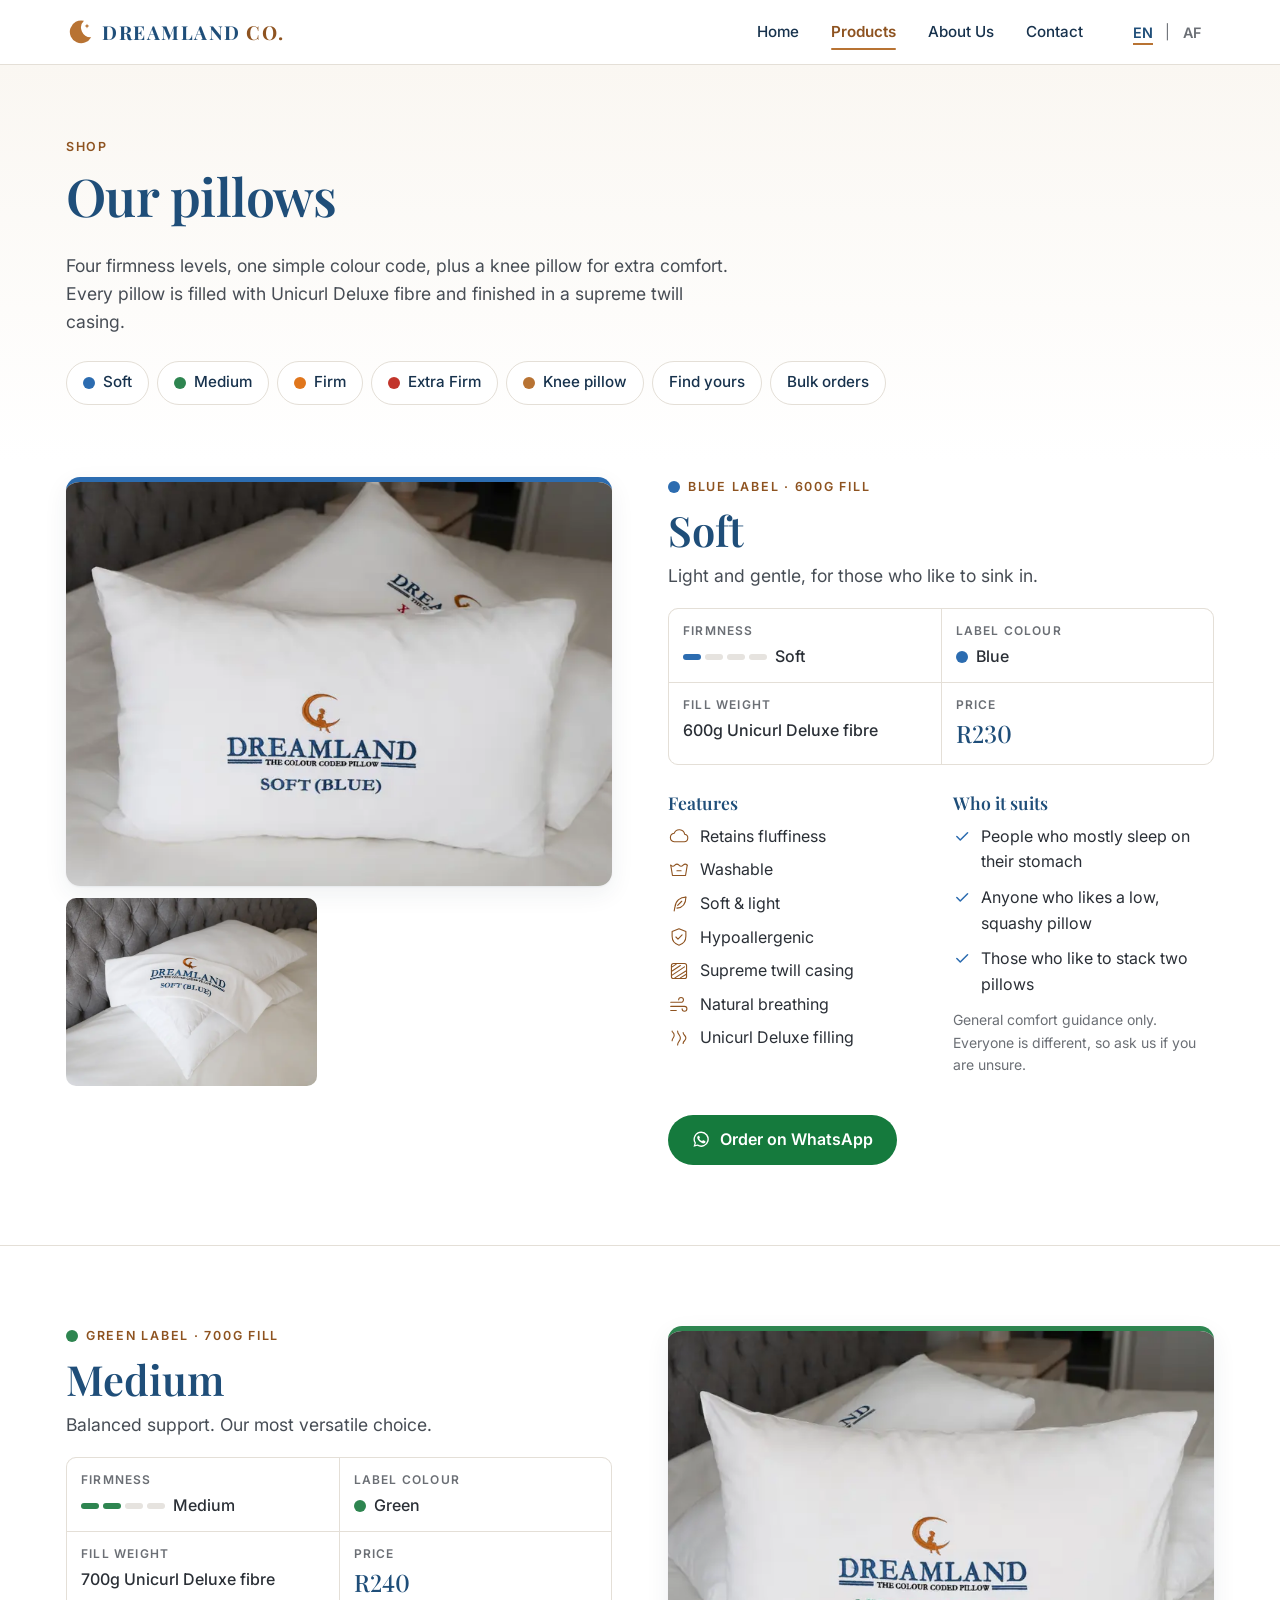
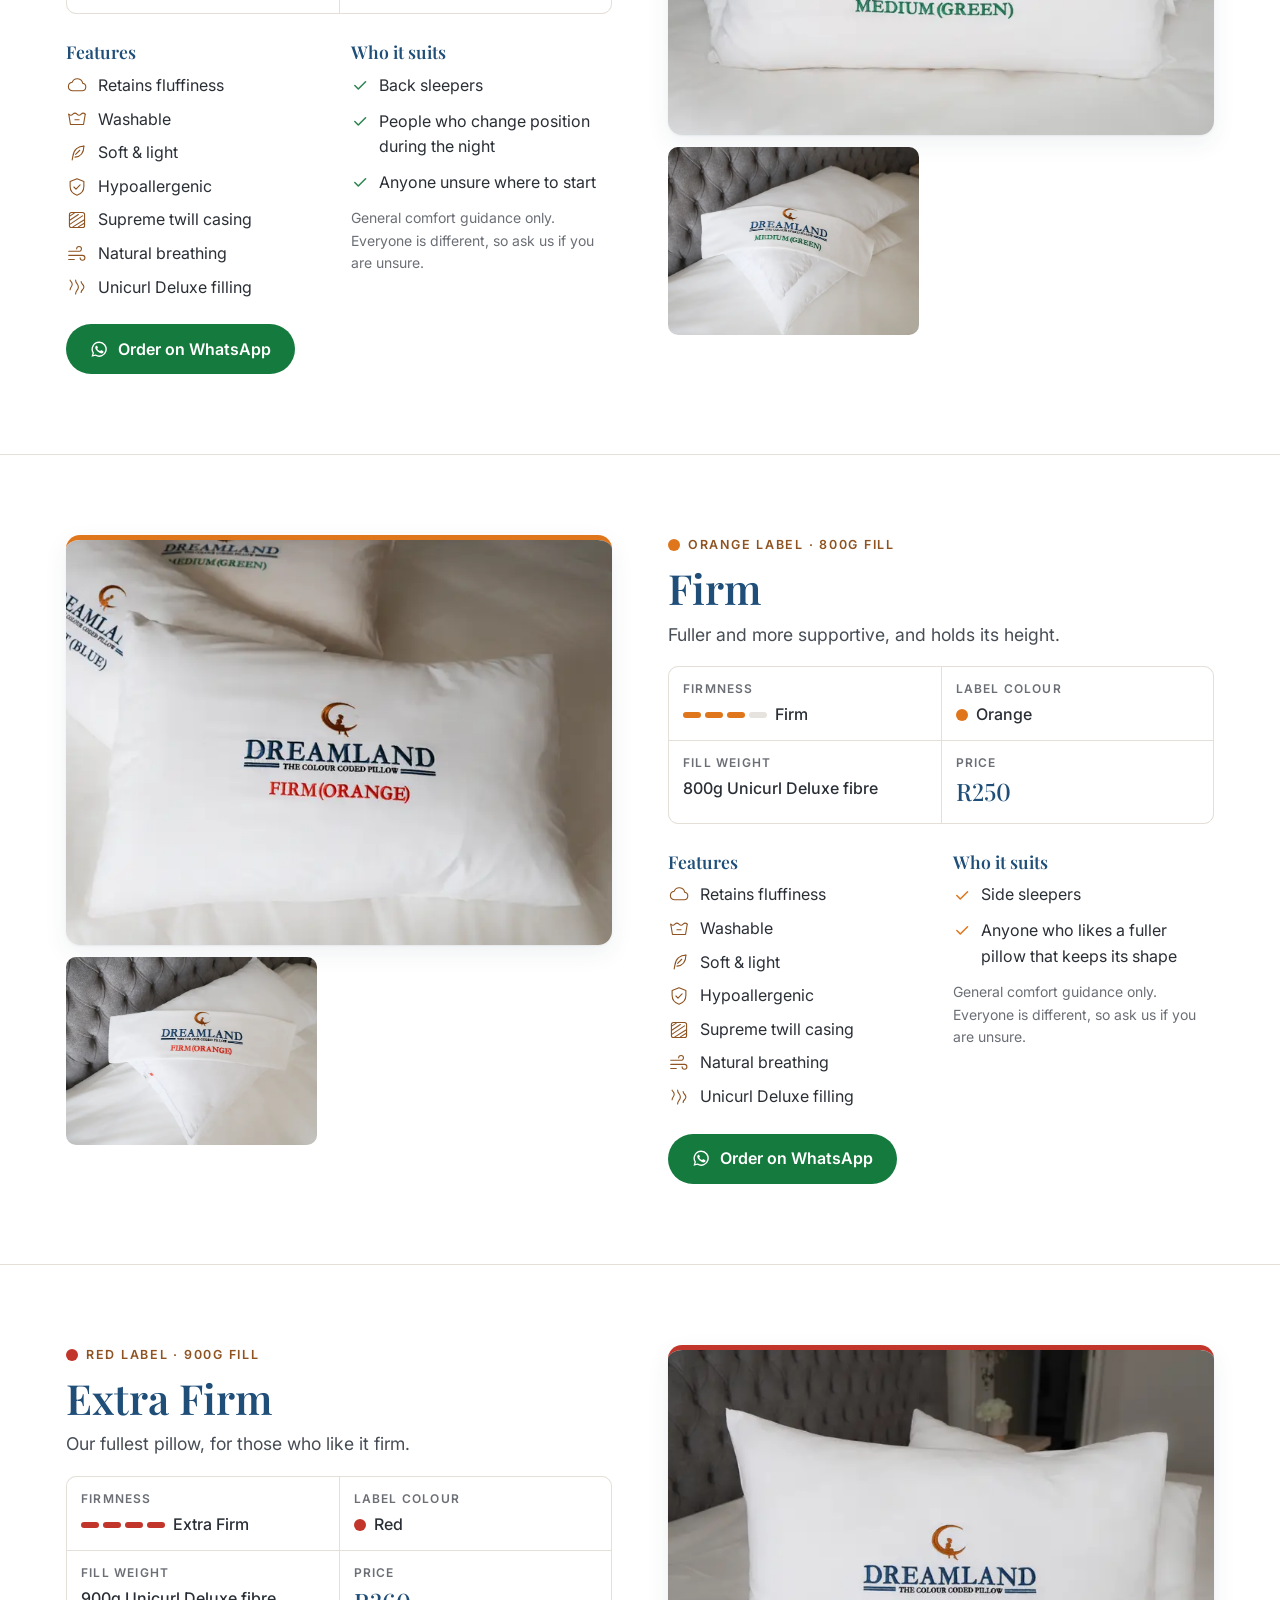
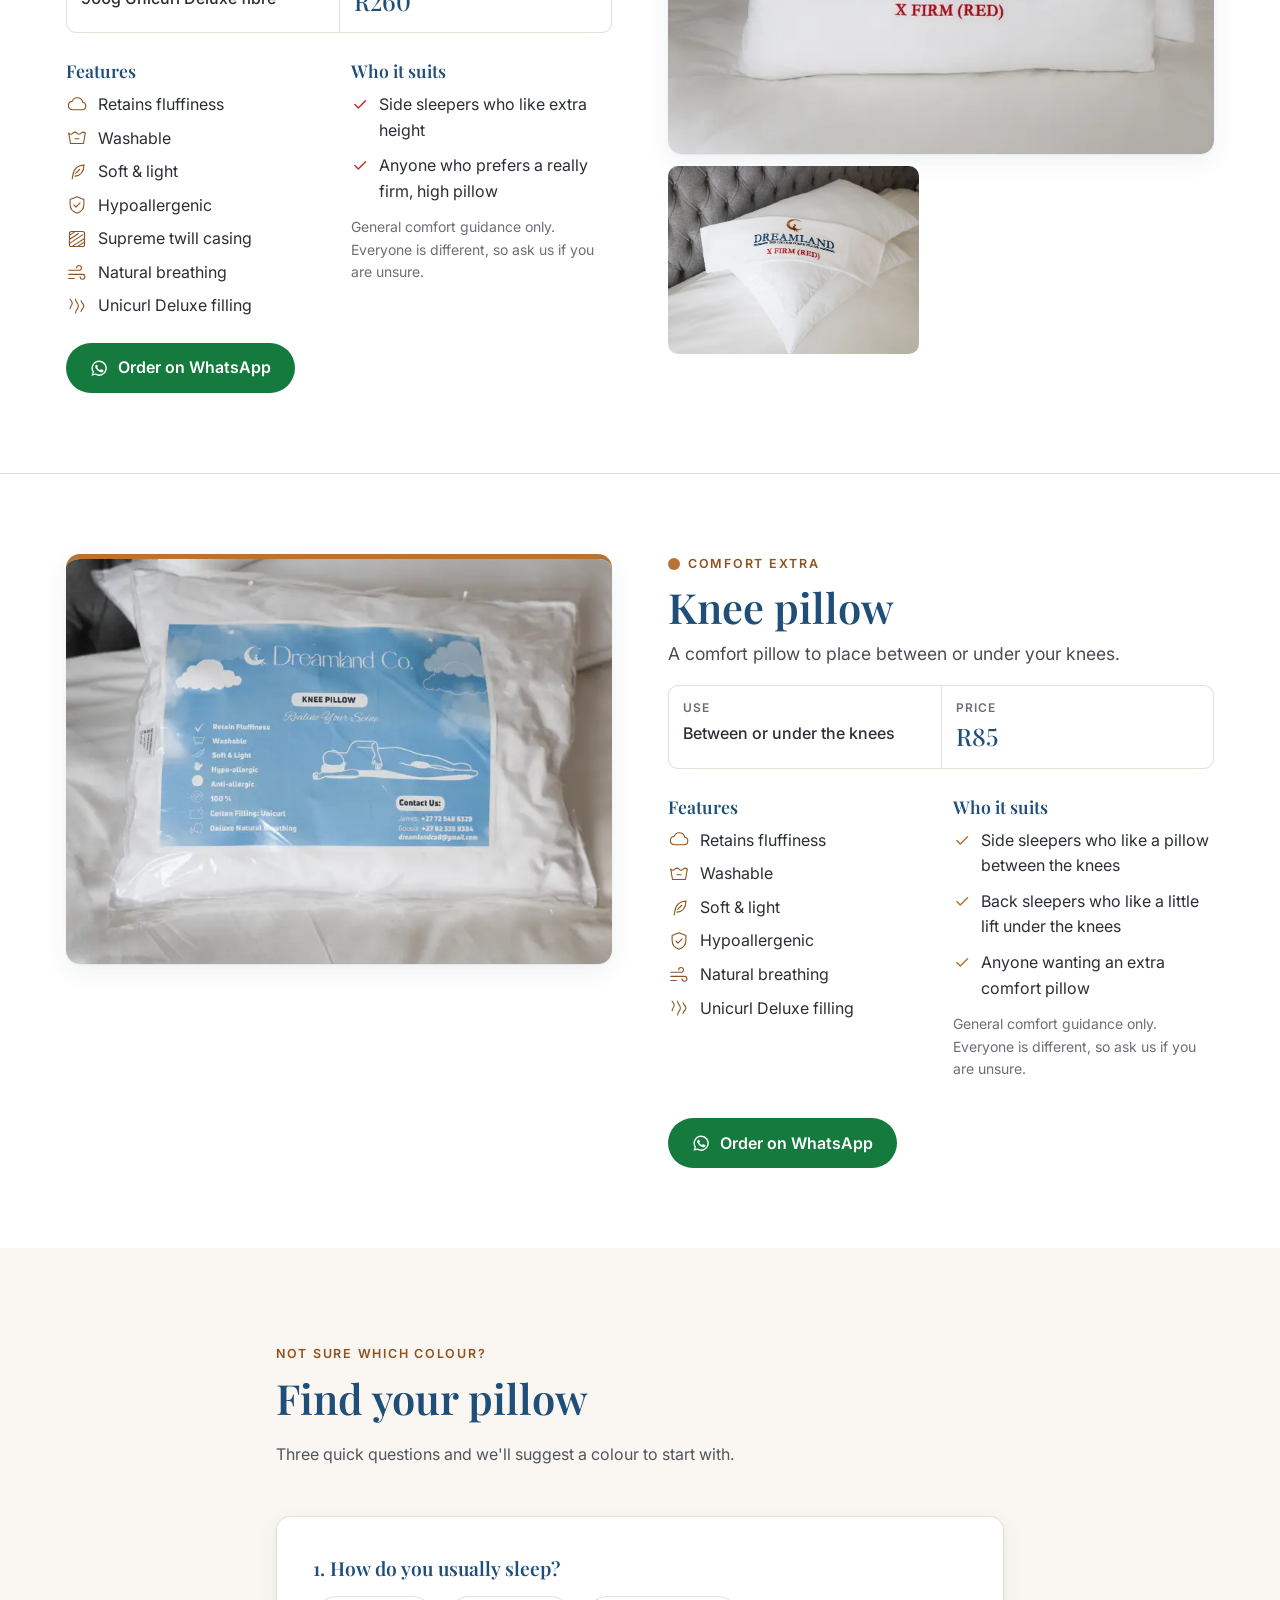
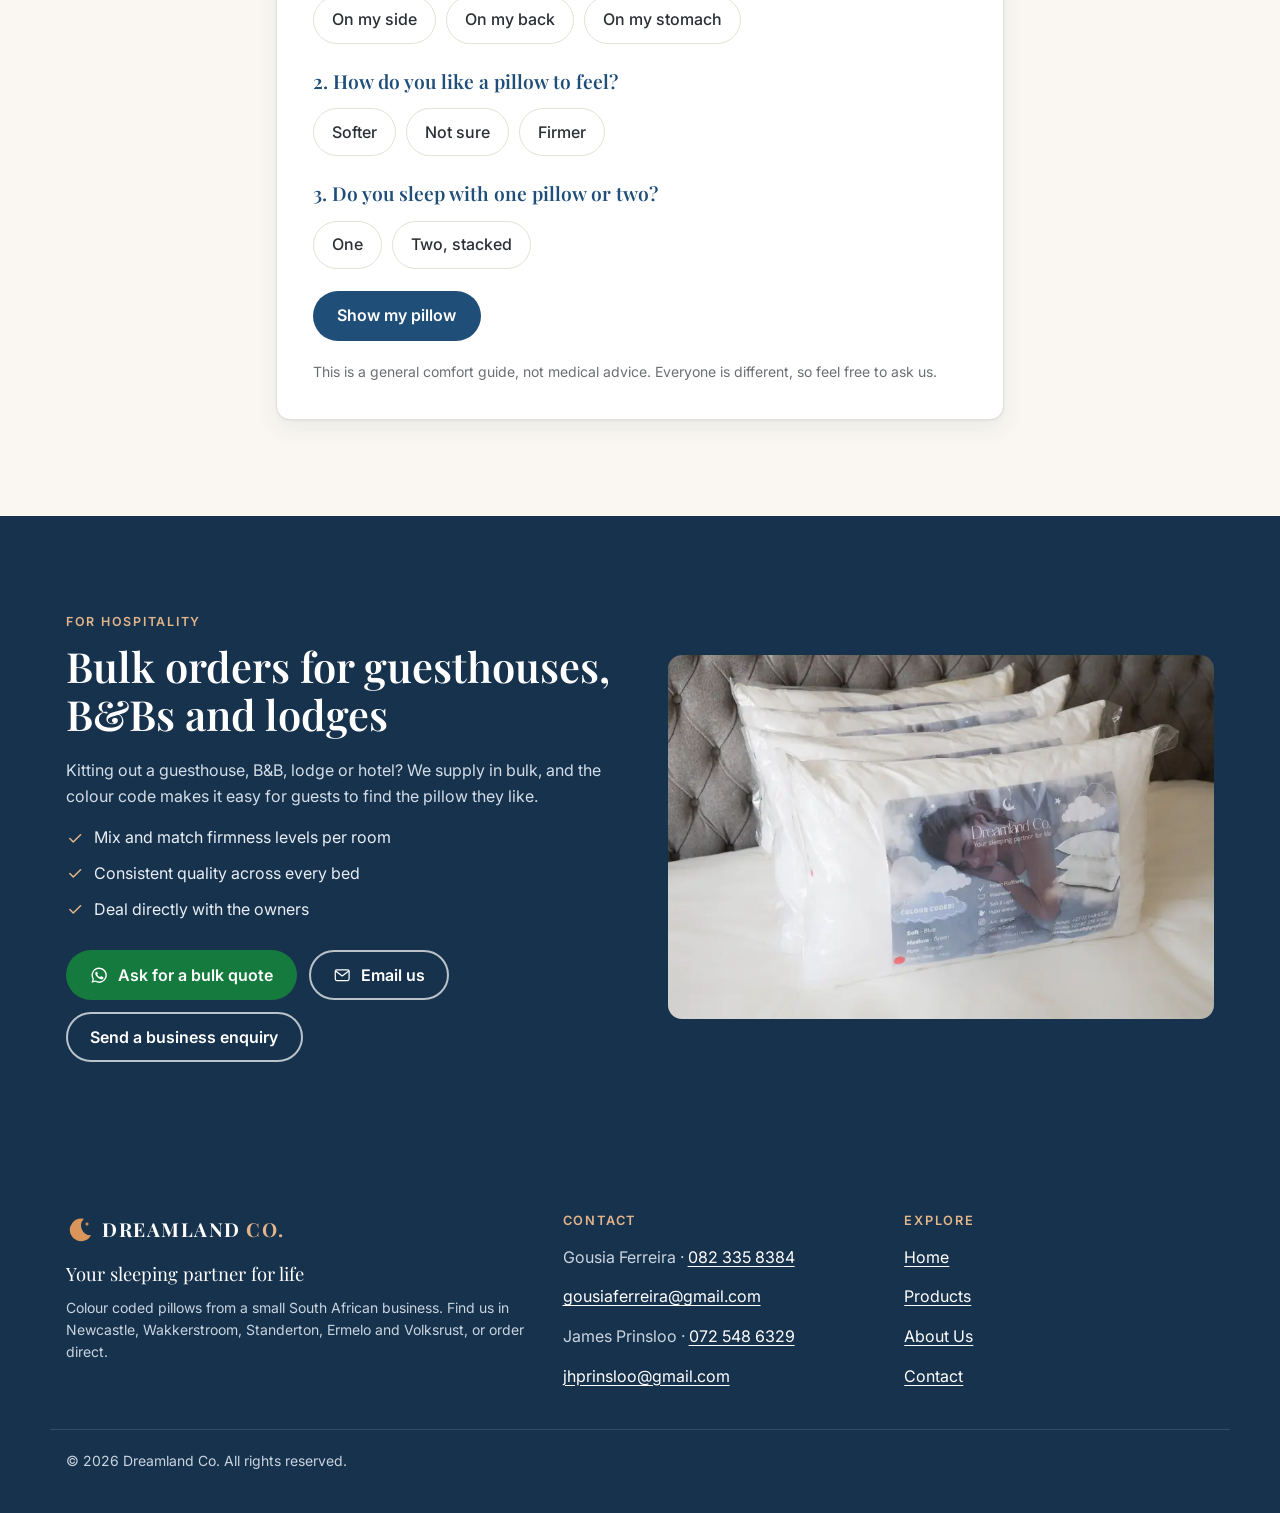
<file: products.html>
<!doctype html>
<html lang="en-ZA">
<head>
  <meta charset="utf-8">
  <meta name="viewport" content="width=device-width, initial-scale=1">
  <title data-i18n="meta.products">Pillows & Prices | Dreamland Co. Colour Coded Pillows</title>
  <meta name="description" content="Soft (Blue) R230, Medium (Green) R240, Firm (Orange) R250, Extra Firm (Red) R260 and Knee pillow R85. Fill weights, features, who each pillow suits, a pillow finder quiz and bulk orders for guesthouses.">
  <meta name="theme-color" content="#1F4E79">

  <!--
    SITE URL: absolute URLs below (canonical, Open Graph, JSON-LD) and in sitemap.xml / robots.txt / 404.html
    use https://www.dreamlandco.site/ . If your GitHub Pages address or custom domain
    is different, find-and-replace that address in every .html file, sitemap.xml and robots.txt.
  -->
  <link rel="canonical" href="https://www.dreamlandco.site/products.html">

  <meta property="og:type" content="website">
  <meta property="og:site_name" content="Dreamland Co.">
  <meta property="og:title" content="Pillows & Prices | Dreamland Co. Colour Coded Pillows">
  <meta property="og:description" content="Soft (Blue) R230, Medium (Green) R240, Firm (Orange) R250, Extra Firm (Red) R260 and Knee pillow R85. Fill weights, features, who each pillow suits, a pillow finder quiz and bulk orders for guesthouses.">
  <meta property="og:url" content="https://www.dreamlandco.site/products.html">
  <meta property="og:image" content="https://www.dreamlandco.site/images/og-image.jpg">
  <meta property="og:image:width" content="1200">
  <meta property="og:image:height" content="630">
  <meta property="og:image:alt" content="Four Dreamland pillows on a bed with blue, green, orange and red embroidered labels">
  <meta property="og:locale" content="en_ZA">
  <meta property="og:locale:alternate" content="af_ZA">
  <meta name="twitter:card" content="summary_large_image">

  <link rel="icon" href="favicon.svg" type="image/svg+xml">
  <link rel="icon" href="favicon-32.png" sizes="32x32" type="image/png">
  <link rel="icon" href="icon-192.png" sizes="192x192" type="image/png">
  <link rel="apple-touch-icon" href="apple-touch-icon.png">

  <link rel="preconnect" href="https://fonts.googleapis.com">
  <link rel="preconnect" href="https://fonts.gstatic.com" crossorigin>
  <link href="https://fonts.googleapis.com/css2?family=Inter:wght@400;500;600&family=Playfair+Display:wght@500;600;700&display=swap" rel="stylesheet">

  <link rel="stylesheet" href="css/style.css">
  <script>document.documentElement.classList.add('js');</script>
  <script type="application/ld+json">
  {
    "@context": "https://schema.org",
    "@graph": [
      {
        "@type": "LocalBusiness",
        "@id": "https://www.dreamlandco.site/#business",
        "name": "Dreamland Co.",
        "slogan": "Your sleeping partner for life",
        "description": "Dreamland – The Colour Coded Pillow. Premium pillows colour coded by firmness, sold direct and through stockists in Newcastle, Wakkerstroom, Standerton, Ermelo and Volksrust.",
        "url": "https://www.dreamlandco.site/",
        "image": "https://www.dreamlandco.site/images/og-image.jpg",
        "logo": "https://www.dreamlandco.site/logo.png",
        "telephone": "+27823358384",
        "email": "gousiaferreira@gmail.com",
        "priceRange": "R85 – R260",
        "currenciesAccepted": "ZAR",
        "address": {
          "@type": "PostalAddress",
          "addressCountry": "ZA"
        },
        "areaServed": [
          {
            "@type": "City",
            "name": "Newcastle"
          },
          {
            "@type": "City",
            "name": "Wakkerstroom"
          },
          {
            "@type": "City",
            "name": "Standerton"
          },
          {
            "@type": "City",
            "name": "Ermelo"
          },
          {
            "@type": "City",
            "name": "Volksrust"
          },
          {
            "@type": "Country",
            "name": "South Africa"
          }
        ],
        "contactPoint": [
          {
            "@type": "ContactPoint",
            "name": "Gousia Ferreira",
            "telephone": "+27823358384",
            "email": "gousiaferreira@gmail.com",
            "contactType": "sales",
            "availableLanguage": [
              "English",
              "Afrikaans"
            ]
          },
          {
            "@type": "ContactPoint",
            "name": "James Prinsloo",
            "telephone": "+27725486329",
            "email": "jhprinsloo@gmail.com",
            "contactType": "sales",
            "availableLanguage": [
              "English",
              "Afrikaans"
            ]
          }
        ]
      },
      {
        "@type": "Product",
        "name": "Dreamland Soft Pillow (Blue)",
        "description": "Soft colour coded pillow with a blue embroidered label and 600g Unicurl Deluxe filling.",
        "image": "https://www.dreamlandco.site/images/pillow-soft-blue-1600.jpg",
        "brand": {
          "@type": "Brand",
          "name": "Dreamland Co."
        },
        "color": "Blue",
        "weight": {
          "@type": "QuantitativeValue",
          "value": 600,
          "unitCode": "GRM"
        },
        "offers": {
          "@type": "Offer",
          "price": "230.00",
          "priceCurrency": "ZAR",
          "availability": "https://schema.org/InStock",
          "seller": {
            "@id": "https://www.dreamlandco.site/#business"
          }
        }
      },
      {
        "@type": "Product",
        "name": "Dreamland Medium Pillow (Green)",
        "description": "Medium colour coded pillow with a green embroidered label and 700g Unicurl Deluxe filling.",
        "image": "https://www.dreamlandco.site/images/pillow-medium-green-1600.jpg",
        "brand": {
          "@type": "Brand",
          "name": "Dreamland Co."
        },
        "color": "Green",
        "weight": {
          "@type": "QuantitativeValue",
          "value": 700,
          "unitCode": "GRM"
        },
        "offers": {
          "@type": "Offer",
          "price": "240.00",
          "priceCurrency": "ZAR",
          "availability": "https://schema.org/InStock",
          "seller": {
            "@id": "https://www.dreamlandco.site/#business"
          }
        }
      },
      {
        "@type": "Product",
        "name": "Dreamland Firm Pillow (Orange)",
        "description": "Firm colour coded pillow with an orange embroidered label and 800g Unicurl Deluxe filling.",
        "image": "https://www.dreamlandco.site/images/pillow-firm-orange-1600.jpg",
        "brand": {
          "@type": "Brand",
          "name": "Dreamland Co."
        },
        "color": "Orange",
        "weight": {
          "@type": "QuantitativeValue",
          "value": 800,
          "unitCode": "GRM"
        },
        "offers": {
          "@type": "Offer",
          "price": "250.00",
          "priceCurrency": "ZAR",
          "availability": "https://schema.org/InStock",
          "seller": {
            "@id": "https://www.dreamlandco.site/#business"
          }
        }
      },
      {
        "@type": "Product",
        "name": "Dreamland Extra Firm Pillow (Red)",
        "description": "Extra firm colour coded pillow with a red embroidered label and 900g Unicurl Deluxe filling.",
        "image": "https://www.dreamlandco.site/images/pillow-extra-firm-red-1600.jpg",
        "brand": {
          "@type": "Brand",
          "name": "Dreamland Co."
        },
        "color": "Red",
        "weight": {
          "@type": "QuantitativeValue",
          "value": 900,
          "unitCode": "GRM"
        },
        "offers": {
          "@type": "Offer",
          "price": "260.00",
          "priceCurrency": "ZAR",
          "availability": "https://schema.org/InStock",
          "seller": {
            "@id": "https://www.dreamlandco.site/#business"
          }
        }
      },
      {
        "@type": "Product",
        "name": "Dreamland Knee Pillow",
        "description": "A smaller pillow to place between or under the knees for extra comfort.",
        "image": "https://www.dreamlandco.site/images/knee-pillow-1600.jpg",
        "brand": {
          "@type": "Brand",
          "name": "Dreamland Co."
        },
        "offers": {
          "@type": "Offer",
          "price": "85.00",
          "priceCurrency": "ZAR",
          "availability": "https://schema.org/InStock",
          "seller": {
            "@id": "https://www.dreamlandco.site/#business"
          }
        }
      }
    ]
  }
  </script>
</head>
<body data-page="products">
  <!-- Icon sprite (shared on every page) -->
  <svg width="0" height="0" style="position:absolute" aria-hidden="true" focusable="false">
    <symbol id="i-moon" viewBox="0 0 32 32"><path d="M20.5 3.2A13 13 0 1 0 28.8 22 11 11 0 0 1 20.5 3.2Z" fill="currentColor"/><path d="M24 6.5l.8 1.9 1.9.8-1.9.8-.8 1.9-.8-1.9-1.9-.8 1.9-.8z" fill="currentColor"/></symbol>
    <symbol id="i-whatsapp" viewBox="0 0 24 24"><path fill="currentColor" d="M12 2a10 10 0 0 0-8.6 15.1L2 22l5-1.3A10 10 0 1 0 12 2Zm0 18.2c-1.5 0-3-.4-4.3-1.2l-.3-.2-3 .8.8-2.9-.2-.3A8.2 8.2 0 1 1 12 20.2Zm4.5-6.1c-.2-.1-1.5-.7-1.7-.8-.2-.1-.4-.1-.6.1l-.8 1c-.1.2-.3.2-.5.1a6.7 6.7 0 0 1-3.3-2.9c-.3-.4.2-.4.7-1.4.1-.2 0-.3 0-.4l-.8-1.8c-.2-.5-.4-.4-.6-.4h-.5a1 1 0 0 0-.7.3 3 3 0 0 0-.9 2.2 5.2 5.2 0 0 0 1.1 2.7 11.9 11.9 0 0 0 4.6 4c1.7.7 2.3.8 3.2.6.5-.1 1.5-.6 1.7-1.2.2-.6.2-1.1.2-1.2-.1-.1-.2-.2-.4-.3Z"/></symbol>
    <symbol id="i-phone" viewBox="0 0 24 24"><path fill="none" stroke="currentColor" stroke-width="1.6" stroke-linecap="round" stroke-linejoin="round" d="M5 3h3.5l1.8 4.5-2.3 1.4a11 11 0 0 0 7.1 7.1l1.4-2.3L21 15.5V19a2 2 0 0 1-2 2A16 16 0 0 1 3 5a2 2 0 0 1 2-2Z"/></symbol>
    <symbol id="i-mail" viewBox="0 0 24 24"><g fill="none" stroke="currentColor" stroke-width="1.6" stroke-linecap="round" stroke-linejoin="round"><rect x="3" y="5" width="18" height="14" rx="2"/><path d="m3.5 6.5 8.5 6.5 8.5-6.5"/></g></symbol>
    <symbol id="i-pin" viewBox="0 0 24 24"><g fill="none" stroke="currentColor" stroke-width="1.6" stroke-linecap="round" stroke-linejoin="round"><path d="M12 21s-7-6.1-7-11.5a7 7 0 0 1 14 0C19 14.9 12 21 12 21Z"/><circle cx="12" cy="9.5" r="2.5"/></g></symbol>
    <symbol id="i-fluff" viewBox="0 0 32 32"><path fill="none" stroke="currentColor" stroke-width="1.6" stroke-linecap="round" stroke-linejoin="round" d="M9 23h14.5a5.5 5.5 0 0 0 .8-10.9A8 8 0 0 0 9 10.5 6.3 6.3 0 0 0 9 23Z"/></symbol>
    <symbol id="i-wash" viewBox="0 0 32 32"><g fill="none" stroke="currentColor" stroke-width="1.6" stroke-linecap="round" stroke-linejoin="round"><path d="M4 9l2.5 15h19L28 9"/><path d="M4 9c2 2 4 2 6 0s4-2 6 0 4 2 6 0 4-2 6 0"/><path d="M13 17h6"/></g></symbol>
    <symbol id="i-soft" viewBox="0 0 32 32"><g fill="none" stroke="currentColor" stroke-width="1.6" stroke-linecap="round" stroke-linejoin="round"><path d="M26 6c-8 0-15 5-16 15l-1 5"/><path d="M26 6c0 9-5 15-13 16"/><path d="M14 18l6-6"/></g></symbol>
    <symbol id="i-allergy" viewBox="0 0 32 32"><g fill="none" stroke="currentColor" stroke-width="1.6" stroke-linecap="round" stroke-linejoin="round"><path d="M16 4l10 4v7c0 6.5-4.3 11.2-10 13-5.7-1.8-10-6.5-10-13V8z"/><path d="m11.5 16 3 3 6-6"/></g></symbol>
    <symbol id="i-twill" viewBox="0 0 32 32"><g fill="none" stroke="currentColor" stroke-width="1.6" stroke-linecap="round"><path d="M6 10l6-4M6 16l12-8M6 22l18-12M10 26l16-10M18 26l8-5"/><rect x="5" y="5" width="22" height="22" rx="3"/></g></symbol>
    <symbol id="i-breath" viewBox="0 0 32 32"><g fill="none" stroke="currentColor" stroke-width="1.6" stroke-linecap="round"><path d="M4 12h15a3.5 3.5 0 1 0-3.5-3.5"/><path d="M4 18h20a3.5 3.5 0 1 1-3.5 3.5"/><path d="M4 24h8"/></g></symbol>
    <symbol id="i-fill" viewBox="0 0 32 32"><g fill="none" stroke="currentColor" stroke-width="1.6" stroke-linecap="round"><path d="M6 20c0-4 3-4 3-8s-3-4-3-6"/><path d="M14 26c0-5 4-5 4-10s-4-5-4-10"/><path d="M22 24c0-4 4-4 4-8s-4-4-4-8"/></g></symbol>
    <symbol id="i-star" viewBox="0 0 32 32"><path fill="none" stroke="currentColor" stroke-width="1.6" stroke-linejoin="round" d="m16 4 3.6 7.6 8.3 1-6.1 5.7 1.6 8.2L16 22.4l-7.4 4.1 1.6-8.2-6.1-5.7 8.3-1z"/></symbol>
    <symbol id="i-home" viewBox="0 0 32 32"><g fill="none" stroke="currentColor" stroke-width="1.6" stroke-linecap="round" stroke-linejoin="round"><path d="M5 15 16 6l11 9"/><path d="M8 13v13h16V13"/><path d="M13 26v-7h6v7"/></g></symbol>
    <symbol id="i-chat" viewBox="0 0 32 32"><g fill="none" stroke="currentColor" stroke-width="1.6" stroke-linecap="round" stroke-linejoin="round"><path d="M6 7h20v14H14l-6 5v-5H6z"/><path d="M11 13h10M11 17h6"/></g></symbol>
    <symbol id="i-check" viewBox="0 0 24 24"><path fill="none" stroke="currentColor" stroke-width="2" stroke-linecap="round" stroke-linejoin="round" d="m5 12.5 4.5 4.5L19 7.5"/></symbol>
    <symbol id="i-close" viewBox="0 0 24 24"><path fill="none" stroke="currentColor" stroke-width="2" stroke-linecap="round" d="M6 6l12 12M18 6 6 18"/></symbol>
    <symbol id="i-prev" viewBox="0 0 24 24"><path fill="none" stroke="currentColor" stroke-width="2" stroke-linecap="round" stroke-linejoin="round" d="M15 5l-7 7 7 7"/></symbol>
    <symbol id="i-next" viewBox="0 0 24 24"><path fill="none" stroke="currentColor" stroke-width="2" stroke-linecap="round" stroke-linejoin="round" d="M9 5l7 7-7 7"/></symbol>
  </svg>

  <a class="skip-link" href="#main" data-i18n="skip">Skip to content</a>

  <!-- ===== Shared header: identical on every page (only aria-current changes) ===== -->
  <header class="site-header">
    <div class="container header-inner">
      <!-- LOGO: to use a real logo file instead of the text wordmark, replace the contents of this <a> with
           <img src="images/logo.svg" alt="Dreamland Co." width="180" height="48"> -->
      <a class="wordmark" href="index.html" aria-label="Dreamland Co. – home">
        <svg class="wordmark-moon" aria-hidden="true"><use href="#i-moon"/></svg>
        <span class="wordmark-text">Dreamland<span class="wordmark-co"> Co.</span></span>
      </a>

      <div class="header-actions">
        <div class="lang-toggle" role="group" aria-label="Language / Taal">
          <button type="button" data-lang="en" aria-pressed="true" lang="en">EN</button>
          <span aria-hidden="true">|</span>
          <button type="button" data-lang="af" aria-pressed="false" lang="af">AF</button>
        </div>
      </div>

      <nav class="site-nav" id="site-nav" aria-label="Main">
        <ul>
          <li><a href="index.html" data-i18n="nav.home">Home</a></li>
          <li><a href="products.html" aria-current="page" data-i18n="nav.products">Products</a></li>
          <li><a href="about.html" data-i18n="nav.about">About Us</a></li>
          <li><a href="contact.html" data-i18n="nav.contact">Contact</a></li>
        </ul>
      </nav>
    </div>
  </header>

  <main id="main">
    <section class="page-hero" aria-labelledby="page-title">
      <div class="container">
        <p class="eyebrow" data-i18n="shop.eyebrow">Shop</p>
        <h1 id="page-title" data-i18n="products.title">Our pillows</h1>
        <p class="lead" data-i18n="products.intro">Four firmness levels, one simple colour code, plus a knee pillow for extra comfort. Every pillow is filled with Unicurl Deluxe fibre and finished in a supreme twill casing.</p>
        <nav class="jump-links" aria-label="Jump to a pillow" data-i18n-aria="products.jump">
          <a href="#soft"><span class="dot dot-blue"></span><span data-i18n="name.soft">Soft</span></a>
          <a href="#medium"><span class="dot dot-green"></span><span data-i18n="name.medium">Medium</span></a>
          <a href="#firm"><span class="dot dot-orange"></span><span data-i18n="name.firm">Firm</span></a>
          <a href="#xfirm"><span class="dot dot-red"></span><span data-i18n="name.xfirm">Extra Firm</span></a>
          <a href="#knee"><span class="dot dot-copper"></span><span data-i18n="name.knee">Knee pillow</span></a>
          <a href="#quiz" data-i18n="nav.quiz">Find yours</a>
          <a href="#bulk" data-i18n="nav.bulk">Bulk orders</a>
        </nav>
      </div>
    </section>

    <!-- One detailed section per product, built from js/data.js -->
    <div class="product-details" data-render="product-details">
      <noscript>
        <div class="container section">
          <p>Soft (Blue, 600g) R230 · Medium (Green, 700g) R240 · Firm (Orange, 800g) R250 · Extra Firm (Red, 900g) R260 · Knee pillow R85.
          Order on WhatsApp: <a href="https://wa.me/27725486329">072 548 6329</a></p>
        </div>
      </noscript>
    </div>

    <!-- Find your pillow quiz -->
    <section class="section section-tint" id="quiz" aria-labelledby="quiz-title">
      <div class="container container-narrow">
        <header class="section-head reveal">
          <p class="eyebrow" data-i18n="quiz.eyebrow">Not sure which colour?</p>
          <h2 id="quiz-title" data-i18n="quiz.title">Find your pillow</h2>
          <p data-i18n="quiz.intro">Three quick questions and we'll suggest a colour to start with.</p>
        </header>

        <form class="quiz card reveal" id="quiz-form" novalidate>
          <fieldset>
            <legend data-i18n="quiz.q1">1. How do you usually sleep?</legend>
            <div class="choice-row">
              <label class="choice"><input type="radio" name="position" value="side" required><span data-i18n="quiz.side">On my side</span></label>
              <label class="choice"><input type="radio" name="position" value="back"><span data-i18n="quiz.back">On my back</span></label>
              <label class="choice"><input type="radio" name="position" value="stomach"><span data-i18n="quiz.stomach">On my stomach</span></label>
            </div>
          </fieldset>
          <fieldset>
            <legend data-i18n="quiz.q2">2. How do you like a pillow to feel?</legend>
            <div class="choice-row">
              <label class="choice"><input type="radio" name="feel" value="softer" required><span data-i18n="quiz.softer">Softer</span></label>
              <label class="choice"><input type="radio" name="feel" value="unsure"><span data-i18n="quiz.unsure">Not sure</span></label>
              <label class="choice"><input type="radio" name="feel" value="firmer"><span data-i18n="quiz.firmer">Firmer</span></label>
            </div>
          </fieldset>
          <fieldset>
            <legend data-i18n="quiz.q3">3. Do you sleep with one pillow or two?</legend>
            <div class="choice-row">
              <label class="choice"><input type="radio" name="count" value="one" required><span data-i18n="quiz.one">One</span></label>
              <label class="choice"><input type="radio" name="count" value="two"><span data-i18n="quiz.two">Two, stacked</span></label>
            </div>
          </fieldset>
          <p class="form-error" id="quiz-error" role="alert" hidden data-i18n="quiz.error">Please answer all three questions.</p>
          <button class="btn btn-primary" type="submit" data-i18n="quiz.submit">Show my pillow</button>

          <div class="quiz-result" id="quiz-result" tabindex="-1" hidden aria-live="polite">
            <p class="eyebrow" data-i18n="quiz.resultLabel">We'd suggest</p>
            <p class="quiz-result-name"><span class="dot" id="quiz-dot"></span><span id="quiz-result-name"></span></p>
            <p id="quiz-result-why"></p>
            <div class="button-row">
              <a class="btn btn-outline" id="quiz-view" href="#soft" data-i18n="btn.details">View details</a>
              <a class="btn btn-whatsapp" id="quiz-order" href="https://wa.me/27725486329" target="_blank" rel="noopener">
                <svg class="icon" aria-hidden="true"><use href="#i-whatsapp"/></svg><span data-i18n="btn.order">Order on WhatsApp</span>
              </a>
            </div>
          </div>
          <p class="small muted" data-i18n="quiz.disclaimer">This is a general comfort guide, not medical advice. Everyone is different, so feel free to ask us.</p>
        </form>
      </div>
    </section>

    <!-- Bulk orders -->
    <section class="section section-navy" id="bulk" aria-labelledby="bulk-title">
      <div class="container bulk-inner">
        <div class="bulk-copy reveal">
          <p class="eyebrow" data-i18n="bulk.eyebrow">For hospitality</p>
          <h2 id="bulk-title" data-i18n="bulk.title">Bulk orders for guesthouses, B&amp;Bs and lodges</h2>
          <p data-i18n="bulk.intro">Kitting out a guesthouse, B&amp;B, lodge or hotel? We supply in bulk, and the colour code makes it easy for guests to find the pillow they like.</p>
          <ul class="tick-list">
            <li><svg class="icon" aria-hidden="true"><use href="#i-check"/></svg><span data-i18n="bulk.p1">Mix and match firmness levels per room</span></li>
            <li><svg class="icon" aria-hidden="true"><use href="#i-check"/></svg><span data-i18n="bulk.p2">Consistent quality across every bed</span></li>
            <li><svg class="icon" aria-hidden="true"><use href="#i-check"/></svg><span data-i18n="bulk.p3">Deal directly with the owners</span></li>
          </ul>
          <div class="button-row">
            <a class="btn btn-whatsapp" href="https://wa.me/27725486329" data-wa="bulk" target="_blank" rel="noopener">
              <svg class="icon" aria-hidden="true"><use href="#i-whatsapp"/></svg><span data-i18n="bulk.cta">Ask for a bulk quote</span>
            </a>
            <a class="btn btn-ghost-light" href="mailto:gousiaferreira@gmail.com?cc=jhprinsloo@gmail.com&amp;subject=Dreamland%20bulk%20order%20enquiry">
              <svg class="icon" aria-hidden="true"><use href="#i-mail"/></svg><span data-i18n="bulk.email">Email us</span>
            </a>
            <a class="btn btn-ghost-light" href="contact.html#trade"><span data-i18n="bulk.form">Send a business enquiry</span></a>
          </div>
        </div>
        <figure class="bulk-media reveal">
          <picture>
            <source type="image/webp" srcset="images/pillows-packaged-stack-800.webp 800w, images/pillows-packaged-stack-1600.webp 1600w" sizes="(min-width: 900px) 45vw, 100vw">
            <img src="images/pillows-packaged-stack-800.jpg" srcset="images/pillows-packaged-stack-800.jpg 800w, images/pillows-packaged-stack-1600.jpg 1600w" sizes="(min-width: 900px) 45vw, 100vw" width="1600" height="1067" loading="lazy" decoding="async"
                 alt="A stack of packaged Dreamland pillows ready for delivery" data-i18n-alt="g.12">
          </picture>
        </figure>
      </div>
    </section>
  </main>

  <!-- ===== Shared footer: identical on every page ===== -->
  <footer class="site-footer">
    <div class="container footer-inner">
      <div>
        <p class="wordmark wordmark-light">
          <svg class="wordmark-moon" aria-hidden="true"><use href="#i-moon"/></svg>
          <span class="wordmark-text">Dreamland<span class="wordmark-co"> Co.</span></span>
        </p>
        <p class="footer-tagline" data-i18n="tagline">Your sleeping partner for life</p>
        <p class="small" data-i18n="footer.area">Colour coded pillows from a small South African business. Find us in Newcastle, Wakkerstroom, Standerton, Ermelo and Volksrust, or order direct.</p>
      </div>
      <div>
        <h2 class="footer-head" data-i18n="footer.contact">Contact</h2>
        <ul class="footer-links">
          <li>Gousia Ferreira · <a href="tel:+27823358384">082 335 8384</a></li>
          <li><a href="mailto:gousiaferreira@gmail.com">gousiaferreira@gmail.com</a></li>
          <li>James Prinsloo · <a href="tel:+27725486329">072 548 6329</a></li>
          <li><a href="mailto:jhprinsloo@gmail.com">jhprinsloo@gmail.com</a></li>
        </ul>
      </div>
      <div>
        <h2 class="footer-head" data-i18n="footer.explore">Explore</h2>
        <ul class="footer-links">
          <li><a href="index.html" data-i18n="nav.home">Home</a></li>
          <li><a href="products.html" data-i18n="nav.products">Products</a></li>
          <li><a href="about.html" data-i18n="nav.about">About Us</a></li>
          <li><a href="contact.html" data-i18n="nav.contact">Contact</a></li>
        </ul>
      </div>
    </div>
    <div class="container footer-base">
      <p class="small">© <span id="year">2026</span> Dreamland Co. <span data-i18n="footer.rights">All rights reserved.</span></p>
    </div>
  </footer>

  <a class="wa-float" href="https://wa.me/27725486329" data-wa="general" target="_blank" rel="noopener" aria-label="Order on WhatsApp" data-i18n-aria="btn.order">
    <svg aria-hidden="true"><use href="#i-whatsapp"/></svg>
  </a>

  <script src="js/data.js" defer></script>
  <script src="js/i18n.js" defer></script>
  <script src="js/main.js" defer></script>
</body>
</html>
</file>
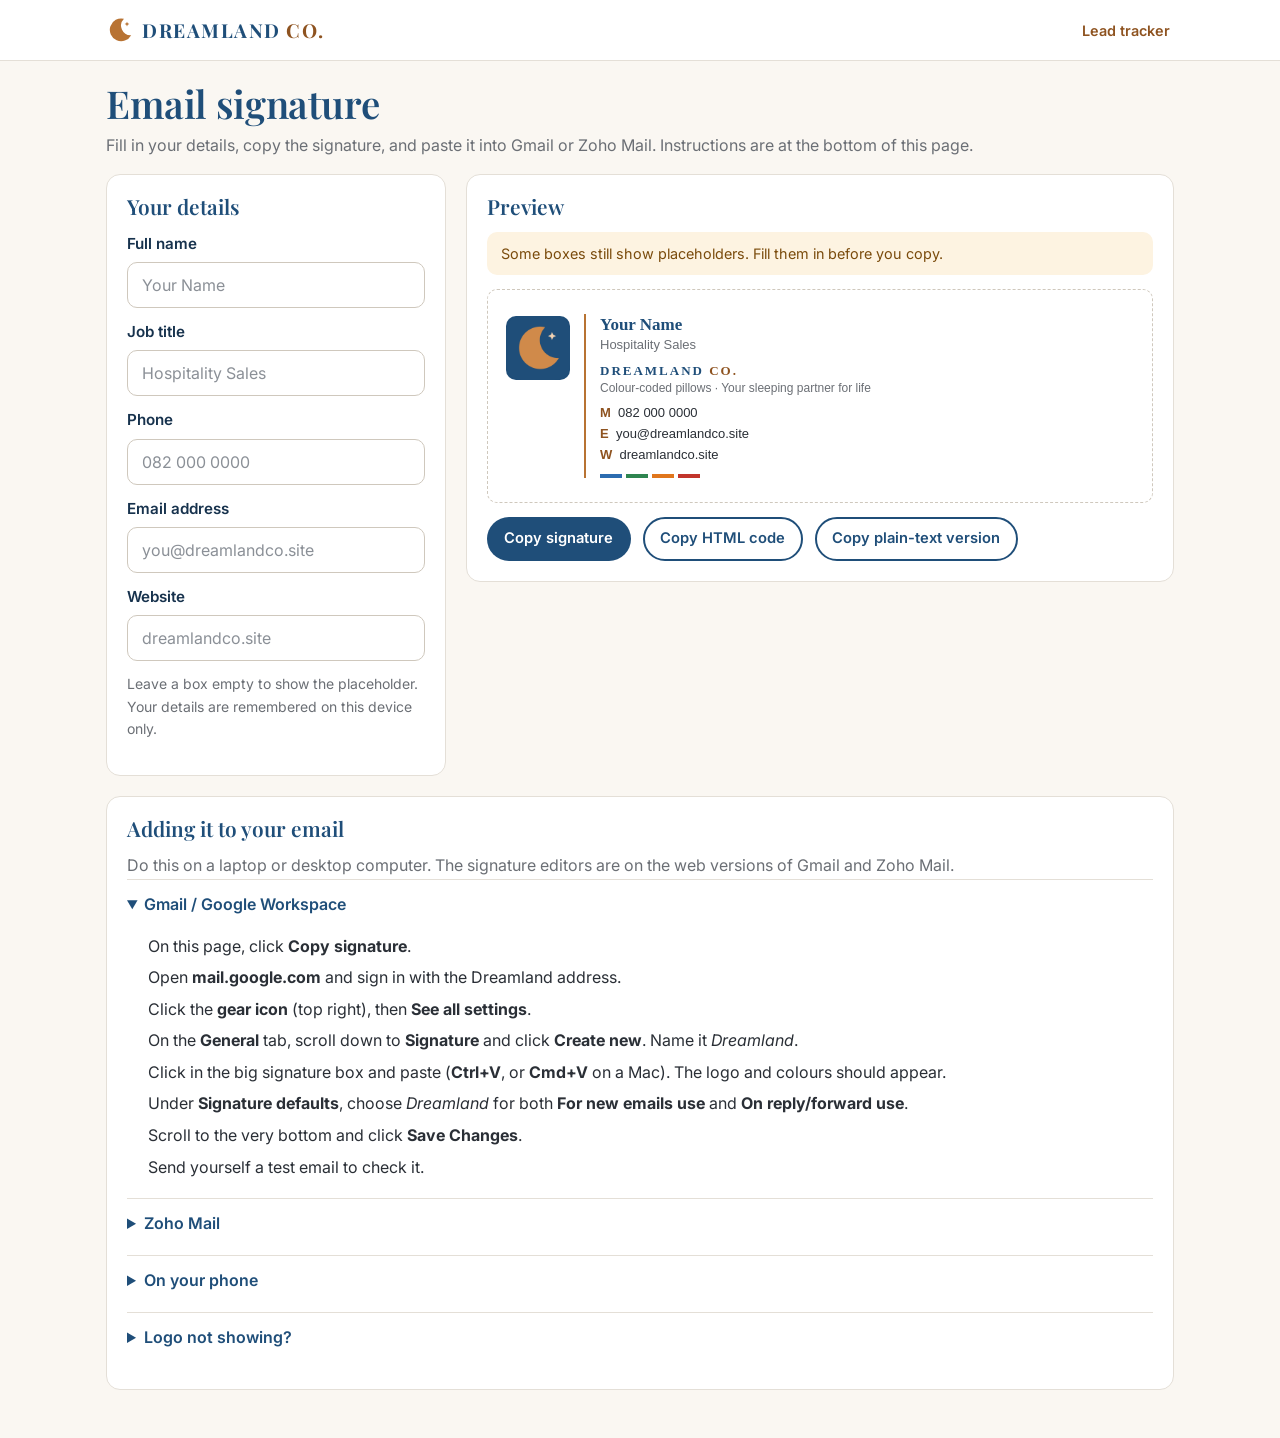
<file: leads/signature.html>
<!DOCTYPE html>
<html lang="en">
<head>
  <meta charset="utf-8">
  <meta name="viewport" content="width=device-width, initial-scale=1, viewport-fit=cover">
  <meta name="robots" content="noindex, nofollow">
  <meta name="theme-color" content="#1F4E79">
  <title>Email signature – Dreamland Co.</title>

  <link rel="icon" href="../favicon.svg" type="image/svg+xml">
  <link rel="icon" href="../favicon-32.png" sizes="32x32" type="image/png">

  <link rel="preconnect" href="https://fonts.googleapis.com">
  <link rel="preconnect" href="https://fonts.gstatic.com" crossorigin>
  <link href="https://fonts.googleapis.com/css2?family=Inter:wght@400;500;600&family=Playfair+Display:wght@500;600;700&display=swap" rel="stylesheet">

  <link rel="stylesheet" href="../css/style.css">
  <link rel="stylesheet" href="leads.css?v=2">
  <style>
    .sig-layout { display: grid; gap: 20px; align-items: start; }
    @media (min-width: 900px) { .sig-layout { grid-template-columns: 340px minmax(0, 1fr); } }
    .sig-card {
      padding: 20px;
      background: var(--white);
      border: 1px solid var(--line);
      border-radius: var(--radius);
    }
    .sig-card h2 { font-size: 1.3rem; margin-bottom: .6em; }
    .sig-card .field { margin-bottom: 12px; }
    .sig-card input { min-height: 46px; }
    .sig-preview {
      padding: 24px 18px;
      margin-bottom: 14px;
      overflow-x: auto;
      background: var(--white);
      border: 1px dashed #CFC8BD;
      border-radius: var(--radius-sm);
    }
    .sig-warning {
      margin: 0 0 14px;
      padding: 10px 14px;
      background: #FDF3E1;
      border-radius: var(--radius-sm);
      color: #7A4B0C;
      font-size: .9rem;
    }
    .sig-howto details {
      border-top: 1px solid var(--line);
      padding: 12px 0;
    }
    .sig-howto summary {
      cursor: pointer;
      color: var(--navy);
      font-weight: 600;
      min-height: 32px;
    }
    .sig-howto ol, .sig-howto ul { margin: 10px 0 0; padding-left: 1.3em; }
    .sig-howto li { margin-bottom: 6px; }
    .sig-howto p { margin: 10px 0 0; }
    .page-title { font-size: clamp(1.8rem, 5vw, 2.4rem); margin-bottom: .2em; }
  </style>
</head>
<body class="leads-app">
  <header class="app-header">
    <div class="app-wrap app-header-inner">
      <a class="wordmark" href="./" aria-label="Back to the lead tracker">
        <svg class="wordmark-moon" viewBox="0 0 32 32" aria-hidden="true"><path d="M20.5 3.2A13 13 0 1 0 28.8 22 11 11 0 0 1 20.5 3.2Z" fill="currentColor"/><path d="M24 6.5l.8 1.9 1.9.8-1.9.8-.8 1.9-.8-1.9-1.9-.8 1.9-.8z" fill="currentColor"/></svg>
        <span class="wordmark-text">Dreamland<span class="wordmark-co"> Co.</span></span>
      </a>
      <a class="link-btn" href="./">Lead tracker</a>
    </div>
  </header>

  <main class="app-wrap screen">
    <h1 class="page-title">Email signature</h1>
    <p class="muted">Fill in your details, copy the signature, and paste it into Gmail or Zoho Mail. Instructions are at the bottom of this page.</p>

    <div class="sig-layout">
      <form class="sig-card" id="sig-form" autocomplete="off">
        <h2>Your details</h2>
        <label class="field"><span>Full name</span><input type="text" name="name" placeholder="Your Name"></label>
        <label class="field"><span>Job title</span><input type="text" name="title" placeholder="Hospitality Sales"></label>
        <label class="field"><span>Phone</span><input type="tel" name="phone" placeholder="082 000 0000"></label>
        <label class="field"><span>Email address</span><input type="email" name="email" placeholder="you@dreamlandco.site"></label>
        <label class="field"><span>Website</span><input type="text" name="website" placeholder="dreamlandco.site"></label>
        <p class="muted small">Leave a box empty to show the placeholder. Your details are remembered on this device only.</p>
      </form>

      <section class="sig-card" aria-labelledby="preview-title">
        <h2 id="preview-title">Preview</h2>
        <p class="sig-warning" id="sig-warning" hidden></p>
        <div class="sig-preview" id="sig-preview"></div>
        <div class="button-row">
          <button class="btn btn-primary btn-sm" type="button" id="copy-rich">Copy signature</button>
          <button class="btn btn-outline btn-sm" type="button" id="copy-html">Copy HTML code</button>
          <button class="btn btn-outline btn-sm" type="button" id="copy-text">Copy plain-text version</button>
        </div>
      </section>
    </div>

    <section class="sig-card sig-howto" style="margin-top:20px" aria-labelledby="howto-title">
      <h2 id="howto-title">Adding it to your email</h2>
      <p class="muted">Do this on a laptop or desktop computer. The signature editors are on the web versions of Gmail and Zoho Mail.</p>

      <details open>
        <summary>Gmail / Google Workspace</summary>
        <ol>
          <li>On this page, click <strong>Copy signature</strong>.</li>
          <li>Open <strong>mail.google.com</strong> and sign in with the Dreamland address.</li>
          <li>Click the <strong>gear icon</strong> (top right), then <strong>See all settings</strong>.</li>
          <li>On the <strong>General</strong> tab, scroll down to <strong>Signature</strong> and click <strong>Create new</strong>. Name it <em>Dreamland</em>.</li>
          <li>Click in the big signature box and paste (<strong>Ctrl+V</strong>, or <strong>Cmd+V</strong> on a Mac). The logo and colours should appear.</li>
          <li>Under <strong>Signature defaults</strong>, choose <em>Dreamland</em> for both <strong>For new emails use</strong> and <strong>On reply/forward use</strong>.</li>
          <li>Scroll to the very bottom and click <strong>Save Changes</strong>.</li>
          <li>Send yourself a test email to check it.</li>
        </ol>
      </details>

      <details>
        <summary>Zoho Mail</summary>
        <ol>
          <li>On this page, click <strong>Copy signature</strong>.</li>
          <li>Open <strong>mail.zoho.com</strong> and sign in with the Dreamland address.</li>
          <li>Click the <strong>gear icon</strong> (Settings), then <strong>Signature</strong>. If you don't see it, type “signature” in the settings search box.</li>
          <li>Click <strong>Add new signature</strong> (or the <strong>+</strong>). Name it <em>Dreamland</em>.</li>
          <li>Click in the editor and paste (<strong>Ctrl+V</strong> / <strong>Cmd+V</strong>).
            <br>If the formatting looks wrong, delete it, click <strong>Copy HTML code</strong> here instead, open the editor's <strong>Insert HTML</strong> or source-code option (the <strong>&lt;/&gt;</strong> icon), and paste it there.</li>
          <li>Next to the signature, link it to your Dreamland <strong>From</strong> address, so it's added to new emails and replies.</li>
          <li>Click <strong>Save</strong> and send yourself a test email.</li>
        </ol>
      </details>

      <details>
        <summary>On your phone</summary>
        <p>The Gmail and Zoho Mail phone apps usually use their own, simpler signature rather than the one above. To keep emails sent from your phone looking right:</p>
        <ul>
          <li><strong>Gmail app:</strong> tap the menu (☰), then <strong>Settings</strong>, your Dreamland account, and <strong>Mobile signature</strong>. Paste the <strong>plain-text version</strong> from this page.</li>
          <li><strong>Zoho Mail app:</strong> tap the menu, then <strong>Settings</strong>, your account, and <strong>Signature</strong>. If your signature from the web isn't there, paste the plain-text version.</li>
          <li>The <strong>Email</strong> button in the lead tracker opens whichever email app is set as the default on the phone.</li>
          <li>For an important first email with the full branded signature, send it from a laptop.</li>
        </ul>
      </details>

      <details>
        <summary>Logo not showing?</summary>
        <ul>
          <li>The logo loads from your website, so it only appears once the site is published. Open this page from your live site, not from a file on your computer, before you copy.</li>
          <li>Some email programs hide images until the reader clicks <em>Show images</em>. The rest of the signature is ordinary text, so it still reads correctly.</li>
          <li>When you connect your own domain later, open this page on the new address and copy the signature again. The logo link will then use your domain.</li>
        </ul>
      </details>
    </section>
  </main>

  <div class="toast" id="toast" role="status" aria-live="polite" hidden></div>

  <script>
  (() => {
    'use strict';

    const PLACEHOLDERS = {
      name: 'Your Name',
      title: 'Hospitality Sales',
      phone: '082 000 0000',
      email: 'you@dreamlandco.site',
      website: 'dreamlandco.site'
    };
    const C = {
      navy: '#1F4E79', copper: '#B87333', copperInk: '#8E5320', grey: '#6B6F75', text: '#2A2F36',
      firmness: ['#2C6CB0', '#2E8550', '#E0761C', '#C2352B']   // Soft, Medium, Firm, Extra Firm
    };
    const SANS = 'Arial, Helvetica, sans-serif';
    const SERIF = "Georgia, 'Times New Roman', serif";
    const STORE = 'dl-signature';

    const form = document.getElementById('sig-form');
    const preview = document.getElementById('sig-preview');
    const warning = document.getElementById('sig-warning');
    const toastEl = document.getElementById('toast');

    // Hosted next to the site, so it works on GitHub Pages now and on your own domain later.
    const logoUrl = new URL('../images/email-logo.png', location.href).href;

    const esc = (s) => String(s).replace(/[&<>"']/g, (c) => (
      { '&': '&amp;', '<': '&lt;', '>': '&gt;', '"': '&quot;', "'": '&#39;' }[c]
    ));

    function values() {
      const d = {};
      for (const k of Object.keys(PLACEHOLDERS)) d[k] = form.elements[k].value.trim() || PLACEHOLDERS[k];
      return d;
    }

    // "082 123 4567" -> "+27821234567"
    function intlPhone(p) {
      const d = p.replace(/[^\d+]/g, '');
      return d.startsWith('0') ? '+27' + d.slice(1) : d;
    }

    function siteUrl(w) {
      return /^https?:\/\//i.test(w) ? w : 'https://' + w;
    }
    const siteLabel = (w) => w.replace(/^https?:\/\//i, '').replace(/\/$/, '');

    function signatureHtml(d) {
      const link = `color:${C.text};text-decoration:none;`;
      const label = `color:${C.copperInk};font-weight:bold;`;
      const site = siteUrl(d.website);
      const strip = C.firmness.map((c, i) =>
        `${i ? '<td width="4" style="width:4px;font-size:0;line-height:0;">&nbsp;</td>' : ''}` +
        `<td width="22" height="4" bgcolor="${c}" style="width:22px;height:4px;background:${c};font-size:0;line-height:0;">&nbsp;</td>`
      ).join('');

      return `<table cellpadding="0" cellspacing="0" border="0" role="presentation" style="border-collapse:collapse;font-family:${SANS};color:${C.text};">
  <tr>
    <td valign="top" style="padding:2px 14px 0 0;">
      <a href="${esc(site)}" style="text-decoration:none;"><img src="${esc(logoUrl)}" width="64" height="64" alt="Dreamland Co." style="display:block;width:64px;height:64px;border:0;border-radius:10px;"></a>
    </td>
    <td valign="top" style="padding:0 0 0 14px;border-left:2px solid ${C.copper};">
      <div style="font-family:${SERIF};font-size:17px;font-weight:bold;line-height:1.3;color:${C.navy};">${esc(d.name)}</div>
      <div style="font-family:${SANS};font-size:13px;line-height:1.4;color:${C.grey};">${esc(d.title)}</div>
      <div style="font-family:${SERIF};font-size:13px;font-weight:bold;letter-spacing:2px;line-height:1.4;color:${C.navy};padding-top:8px;">DREAMLAND <span style="color:${C.copperInk};">CO.</span></div>
      <div style="font-family:${SANS};font-size:12px;line-height:1.4;color:${C.grey};padding-bottom:6px;">Colour-coded pillows &middot; Your sleeping partner for life</div>
      <div style="font-family:${SANS};font-size:13px;line-height:1.6;">
        <span style="${label}">M</span>&nbsp;&nbsp;<a href="tel:${esc(intlPhone(d.phone))}" style="${link}">${esc(d.phone)}</a><br>
        <span style="${label}">E</span>&nbsp;&nbsp;<a href="mailto:${esc(d.email)}" style="${link}">${esc(d.email)}</a><br>
        <span style="${label}">W</span>&nbsp;&nbsp;<a href="${esc(site)}" style="${link}">${esc(siteLabel(d.website))}</a>
      </div>
      <table cellpadding="0" cellspacing="0" border="0" role="presentation" style="border-collapse:collapse;margin-top:8px;"><tr>${strip}</tr></table>
    </td>
  </tr>
</table>`;
    }

    function signatureText(d) {
      return [
        d.name,
        d.title,
        'Dreamland Co. – Colour-coded pillows',
        `M: ${d.phone}`,
        `E: ${d.email}`,
        `W: ${siteLabel(d.website)}`
      ].join('\n');
    }

    function update() {
      const d = values();
      preview.innerHTML = signatureHtml(d);

      const issues = [];
      const missing = Object.keys(PLACEHOLDERS).filter((k) => d[k] === PLACEHOLDERS[k]);
      if (missing.length) issues.push('Some boxes still show placeholders. Fill them in before you copy.');
      if (/YOUR-DOMAIN/i.test(d.email + d.website)) issues.push('Swap “YOUR-DOMAIN” for your real domain once it’s registered.');
      if (location.protocol === 'file:') issues.push('Open this page from your live website so the logo loads in emails.');
      warning.textContent = issues.join(' ');
      warning.hidden = !issues.length;

      try {
        const saved = {};
        for (const k of Object.keys(PLACEHOLDERS)) saved[k] = form.elements[k].value;
        localStorage.setItem(STORE, JSON.stringify(saved));
      } catch (e) { /* private mode */ }
    }

    let toastTimer;
    function toast(msg) {
      toastEl.textContent = msg;
      toastEl.hidden = false;
      clearTimeout(toastTimer);
      toastTimer = setTimeout(() => { toastEl.hidden = true; }, 3500);
    }

    // Fallback for browsers without the async clipboard API: select and copy.
    function copyBySelecting(node) {
      const range = document.createRange();
      range.selectNodeContents(node);
      const sel = getSelection();
      sel.removeAllRanges();
      sel.addRange(range);
      const ok = document.execCommand('copy');
      sel.removeAllRanges();
      return ok;
    }

    function copyTextBySelecting(text) {
      const box = document.createElement('textarea');
      box.value = text;
      box.setAttribute('readonly', '');
      box.style.cssText = 'position:fixed;top:0;left:0;opacity:0;';
      document.body.appendChild(box);
      box.select();
      const ok = document.execCommand('copy');
      box.remove();
      return ok;
    }

    async function copy(kind) {
      const d = values();
      const html = signatureHtml(d);
      const text = signatureText(d);
      let ok = false;
      try {
        if (kind === 'rich') {
          await navigator.clipboard.write([new ClipboardItem({
            'text/html': new Blob([html], { type: 'text/html' }),
            'text/plain': new Blob([text], { type: 'text/plain' })
          })]);
        } else {
          await navigator.clipboard.writeText(kind === 'html' ? html : text);
        }
        ok = true;
      } catch (e) {
        // Older browsers, or the modern clipboard is blocked: fall back to select-and-copy.
        ok = kind === 'rich' ? copyBySelecting(preview) : copyTextBySelecting(kind === 'html' ? html : text);
      }
      toast(!ok ? 'Your browser blocked copying. Select the preview with your mouse and press Ctrl+C.'
        : kind === 'rich' ? 'Signature copied. Now paste it into your email settings.'
          : kind === 'html' ? 'HTML code copied.' : 'Plain-text version copied.');
    }

    try {
      const saved = JSON.parse(localStorage.getItem(STORE) || '{}');
      for (const k of Object.keys(PLACEHOLDERS)) if (saved[k]) form.elements[k].value = saved[k];
    } catch (e) { /* private mode */ }

    form.addEventListener('input', update);
    form.addEventListener('submit', (e) => e.preventDefault());
    document.getElementById('copy-rich').addEventListener('click', () => copy('rich'));
    document.getElementById('copy-html').addEventListener('click', () => copy('html'));
    document.getElementById('copy-text').addEventListener('click', () => copy('text'));
    update();
  })();
  </script>
</body>
</html>
</file>
<file: css/style.css>
/* ==========================================================================
   Dreamland Co. – styles
   Mobile-first. Palette taken from the embroidered logo.
   ========================================================================== */

:root {
  --navy: #1F4E79;
  --navy-deep: #163A5C;
  --navy-ink: #17324D;
  --copper: #B87333;
  --copper-ink: #8E5320;   /* copper dark enough for text on white */
  --cream: #FAF7F2;
  --cream-deep: #F3EEE6;
  --stone: #E6E3DF;        /* echoes the tufted headboard */
  --grey: #6B6F75;
  --text: #2A2F36;
  --white: #FFFFFF;
  --line: #E4DFD7;

  /* Firmness accents: product use only */
  --c-blue: #2C6CB0;
  --c-green: #2E8550;
  --c-orange: #E0761C;
  --c-red: #C2352B;

  --wa: #1E9E50;
  --wa-dark: #157A3D;

  --font-serif: "Playfair Display", Georgia, "Times New Roman", serif;
  --font-sans: Inter, system-ui, -apple-system, "Segoe UI", Roboto, Arial, sans-serif;

  --radius: 14px;
  --radius-sm: 10px;
  --shadow: 0 1px 2px rgba(23, 50, 77, .06), 0 8px 24px rgba(23, 50, 77, .07);
  --header-h: 64px;
  --gutter: 16px;
}

*,
*::before,
*::after { box-sizing: border-box; }

html {
  -webkit-text-size-adjust: 100%;
  scroll-behavior: smooth;
  scroll-padding-top: calc(var(--header-h) + 8px);
}

body {
  margin: 0;
  background: var(--white);
  color: var(--text);
  font-family: var(--font-sans);
  font-size: 1rem;
  line-height: 1.6;
  -webkit-font-smoothing: antialiased;
  overflow-x: hidden;
}

img, svg, picture { display: block; max-width: 100%; }
img { height: auto; }

h1, h2, h3 {
  font-family: var(--font-serif);
  color: var(--navy);
  line-height: 1.15;
  margin: 0 0 .5em;
  font-weight: 600;
  font-variant-numeric: lining-nums;
}
h1 { font-size: clamp(2.25rem, 7vw, 3.75rem); letter-spacing: -.01em; }
h2 { font-size: clamp(1.75rem, 5vw, 2.6rem); }
h3 { font-size: 1.3rem; }
p { margin: 0 0 1em; }

a { color: var(--navy); text-underline-offset: 3px; }
a:hover { color: var(--copper-ink); }

:focus-visible {
  outline: 3px solid var(--copper);
  outline-offset: 3px;
  border-radius: 4px;
}

ul, ol { padding: 0; margin: 0; list-style: none; }

.visually-hidden {
  position: absolute !important;
  width: 1px; height: 1px;
  overflow: hidden;
  clip: rect(0 0 0 0);
  white-space: nowrap;
}

.skip-link {
  position: absolute;
  left: 12px; top: -60px;
  z-index: 100;
  background: var(--navy);
  color: var(--white);
  padding: 10px 16px;
  border-radius: var(--radius-sm);
}
.skip-link:focus { top: 12px; color: var(--white); }

.container {
  width: 100%;
  max-width: 1180px;
  margin: 0 auto;
  padding: 0 var(--gutter);
}
.container-narrow { max-width: 760px; }

.small { font-size: .875rem; }
.muted { color: var(--grey); }

.eyebrow {
  font-family: var(--font-sans);
  font-size: .78rem;
  font-weight: 600;
  letter-spacing: .14em;
  text-transform: uppercase;
  color: var(--copper-ink);
  margin-bottom: .75em;
}

.card {
  background: var(--white);
  border: 1px solid var(--line);
  border-radius: var(--radius);
  box-shadow: var(--shadow);
}

.icon {
  width: 1.15em;
  height: 1.15em;
  flex: none;
}

/* ---------- Buttons ---------- */

.btn {
  display: inline-flex;
  align-items: center;
  justify-content: center;
  gap: .55em;
  min-height: 50px;
  padding: .75em 1.4em;
  border: 2px solid transparent;
  border-radius: 999px;
  font: 600 1rem/1.2 var(--font-sans);
  text-decoration: none;
  cursor: pointer;
  transition: background-color .2s, color .2s, border-color .2s, transform .2s;
}
.btn:active { transform: translateY(1px); }
.btn-sm { min-height: 44px; padding: .55em 1.05em; font-size: .92rem; }
.btn-block { width: 100%; }

.btn-primary { background: var(--navy); color: var(--white); }
.btn-primary:hover { background: var(--navy-deep); color: var(--white); }

.btn-whatsapp { background: var(--wa-dark); color: var(--white); }
.btn-whatsapp:hover { background: #10652F; color: var(--white); }

.btn-ghost-light { border-color: rgba(255, 255, 255, .7); color: var(--white); }
.btn-ghost-light:hover { background: var(--white); color: var(--navy); }

.button-row { display: flex; flex-wrap: wrap; gap: 12px; }

/* ---------- Dots ---------- */

.dot {
  display: inline-block;
  width: 12px; height: 12px;
  border-radius: 50%;
  flex: none;
  background: var(--grey);
}
.dot-blue { background: var(--c-blue); }
.dot-green { background: var(--c-green); }
.dot-orange { background: var(--c-orange); }
.dot-red { background: var(--c-red); }
.dot-copper { background: var(--copper); }

/* ---------- Header ---------- */

.site-header {
  position: sticky;
  top: 0;
  z-index: 50;
  background: rgba(255, 255, 255, .94);
  backdrop-filter: saturate(1.4) blur(10px);
  -webkit-backdrop-filter: saturate(1.4) blur(10px);
  border-bottom: 1px solid var(--line);
}
.header-inner {
  display: flex;
  align-items: center;
  justify-content: space-between;
  min-height: var(--header-h);
  gap: 12px;
}

.wordmark {
  display: inline-flex;
  align-items: center;
  gap: 8px;
  margin: 0;
  color: var(--navy);
  text-decoration: none;
}
.wordmark:hover { color: var(--navy); }
.wordmark-moon { width: 28px; height: 28px; color: var(--copper); }
.wordmark-text {
  font-family: var(--font-serif);
  font-weight: 700;
  font-size: 1.2rem;
  letter-spacing: .08em;
  text-transform: uppercase;
  white-space: nowrap;
}
.wordmark-co { color: var(--copper-ink); }
.wordmark-light { color: var(--white); }
.wordmark-light .wordmark-co { color: #E2B489; }
.wordmark-light .wordmark-moon { color: #D9955A; }

.header-actions { display: flex; align-items: center; gap: 6px; }

.lang-toggle {
  display: inline-flex;
  align-items: center;
  color: var(--grey);
  font-size: .9rem;
}
.lang-toggle button {
  min-width: 44px;
  min-height: 44px;
  border: 0;
  background: none;
  font: 600 .9rem var(--font-sans);
  color: var(--grey);
  cursor: pointer;
  border-radius: 8px;
}
.lang-toggle button[aria-pressed="true"] { color: var(--navy); text-decoration: underline; text-decoration-color: var(--copper); text-decoration-thickness: 2px; text-underline-offset: 5px; }

@media (max-width: 399px) {
  .header-inner { gap: 4px; }
  .wordmark { gap: 6px; }
  .wordmark-moon { width: 22px; height: 22px; }
  .wordmark-text { font-size: .95rem; letter-spacing: .04em; }
  .header-actions { gap: 0; }
  .lang-toggle button { min-width: 38px; }
}

/* Tabs: own row under the logo on phones, same row as the logo from 820px */
.header-inner { flex-wrap: wrap; row-gap: 0; }
.site-nav {
  order: 3;
  margin: 0 calc(var(--gutter) * -1);
  width: calc(100% + var(--gutter) * 2);
  border-top: 1px solid var(--line);
}
.site-nav ul {
  display: flex;
  justify-content: space-between;
  padding: 0 calc(var(--gutter) - 8px);
}
.site-nav a {
  position: relative;
  display: flex;
  align-items: center;
  min-height: 44px;
  padding: 0 8px;
  font-weight: 500;
  font-size: .95rem;
  white-space: nowrap;
  text-decoration: none;
  color: var(--navy-ink);
}
.site-nav a:hover { color: var(--copper-ink); }
.site-nav a[aria-current="page"] { color: var(--copper-ink); font-weight: 600; }
.site-nav a[aria-current="page"]::after {
  content: "";
  position: absolute;
  left: 8px; right: 8px; bottom: 6px;
  height: 2px;
  border-radius: 2px;
  background: var(--copper);
}

@media (max-width: 819px) {
  html { scroll-padding-top: calc(var(--header-h) + 52px); } /* header is two rows here */
}

@media (min-width: 820px) {
  .header-inner { flex-wrap: nowrap; }
  .site-nav { order: 2; width: auto; margin: 0 0 0 auto; border: 0; }
  .header-actions { order: 3; }
  .site-nav ul { gap: 4px; padding: 0; margin-right: 12px; }
  .site-nav a { padding: 10px 14px; border-radius: 8px; }
  .site-nav a[aria-current="page"]::after { left: 14px; right: 14px; bottom: 4px; }
}

/* ---------- Hero ---------- */

.hero {
  background: linear-gradient(180deg, var(--cream) 0%, var(--white) 100%);
  padding: 32px 0 48px;
}
.hero-inner { display: grid; gap: 28px; }
.hero h1 { margin-bottom: .35em; }
.hero .lead { font-size: 1.1rem; color: #474D55; max-width: 34em; margin-bottom: 1.5em; }
.hero-media { margin: 0; }
.hero-media img {
  width: 100%;
  border-radius: var(--radius);
  box-shadow: var(--shadow);
  aspect-ratio: 3 / 2;
  object-fit: cover;
}
.hero-dots {
  display: flex;
  flex-wrap: wrap;
  gap: 8px 18px;
  margin-top: 24px;
  font-size: .9rem;
  color: var(--grey);
}
.hero-dots li { display: inline-flex; align-items: center; gap: 7px; }

@media (min-width: 900px) {
  .hero { padding: 64px 0 80px; }
  .hero-inner { grid-template-columns: 1fr 1.15fr; align-items: center; gap: 56px; }
}

/* ---------- Sections ---------- */

.section { padding: 64px 0; }
.section-tint { background: var(--cream); }
.section-navy { background: var(--navy-ink); color: #E8EEF4; }
.section-navy h2 { color: var(--white); }
.section-navy .eyebrow { color: #E2B489; }

.section-head { max-width: 680px; margin-bottom: 36px; }
.section-head p:last-child { color: #4F555D; margin-bottom: 0; }

@media (min-width: 900px) {
  .section { padding: 96px 0; }
  .section-head { margin-bottom: 48px; }
}

/* ---------- Colour code ---------- */

.section-code { background: var(--cream); }

.code-strip {
  display: grid;
  grid-template-columns: repeat(2, 1fr);
  gap: 12px;
}
.code-step {
  position: relative;
  display: flex;
  flex-direction: column;
  padding: 20px 18px 18px;
  background: var(--white);
  border: 1px solid var(--line);
  border-radius: var(--radius);
  overflow: hidden;
}
.code-swatch {
  position: absolute;
  inset: 0 0 auto 0;
  height: 6px;
  background: var(--swatch);
}
.code-colour {
  font-size: .78rem;
  font-weight: 600;
  letter-spacing: .12em;
  text-transform: uppercase;
  color: var(--swatch-ink, var(--swatch));
}
.code-name {
  font-family: var(--font-serif);
  font-size: 1.45rem;
  font-weight: 600;
  color: var(--navy);
  margin: 4px 0 2px;
}
.code-weight { font-size: .95rem; color: var(--grey); }
.code-blue { --swatch: var(--c-blue); }
.code-green { --swatch: var(--c-green); }
.code-orange { --swatch: var(--c-orange); --swatch-ink: #A9530C; }
.code-red { --swatch: var(--c-red); }

.code-scale {
  display: flex;
  align-items: center;
  gap: 12px;
  margin-top: 20px;
  font-size: .85rem;
  font-weight: 600;
  color: var(--grey);
}
.code-scale-line {
  flex: 1;
  height: 6px;
  border-radius: 6px;
  background: linear-gradient(90deg, var(--c-blue), var(--c-green), var(--c-orange), var(--c-red));
}
.code-note { margin-top: 16px; font-size: .9rem; color: var(--grey); }

@media (min-width: 720px) {
  .code-strip { grid-template-columns: repeat(4, 1fr); }
  .code-step { padding: 26px 22px 22px; }
}

/* ---------- Products ---------- */

.product-grid {
  display: grid;
  gap: 20px;
}
@media (min-width: 640px) { .product-grid { grid-template-columns: repeat(2, 1fr); } }
@media (min-width: 1100px) { .product-grid { grid-template-columns: repeat(4, 1fr); } }

.product-card {
  display: flex;
  flex-direction: column;
  background: var(--white);
  border: 1px solid var(--line);
  border-top: 4px solid var(--accent);
  border-radius: var(--radius);
  overflow: hidden;
  box-shadow: var(--shadow);
}
.product-card img {
  width: 100%;
  aspect-ratio: 4 / 3;
  object-fit: cover;
  background: var(--stone);
}
.product-body {
  display: flex;
  flex-direction: column;
  flex: 1;
  padding: 18px 18px 20px;
}
.product-body h3 { margin-bottom: .3em; font-size: 1.45rem; }
.product-tag {
  display: flex;
  align-items: center;
  gap: 8px;
  font-size: .85rem;
  color: var(--grey);
  margin-bottom: 8px;
}
.product-desc { color: #4F555D; font-size: .95rem; }
.price {
  margin: 0;
  font-family: var(--font-serif);
  font-size: 1.6rem;
  font-weight: 600;
  font-variant-numeric: lining-nums;
  color: var(--navy);
}

/* ---------- Quiz ---------- */

.quiz { padding: 24px 18px; }
.quiz fieldset,
.order-form fieldset { border: 0; margin: 0 0 22px; padding: 0; min-width: 0; }
.quiz legend,
.order-form legend {
  font-family: var(--font-serif);
  font-size: 1.2rem;
  font-weight: 600;
  color: var(--navy);
  margin-bottom: 12px;
  padding: 0;
}
.order-form legend { font-family: var(--font-sans); font-size: .95rem; margin-bottom: 8px; }

.choice-row { display: flex; flex-wrap: wrap; gap: 10px; }
.choice {
  position: relative;
  display: inline-flex;
  cursor: pointer;
}
.choice input {
  position: absolute;
  opacity: 0;
  inset: 0;
  margin: 0;
  cursor: pointer;
}
.choice span {
  display: inline-flex;
  align-items: center;
  min-height: 48px;
  padding: 10px 18px;
  border: 1.5px solid var(--line);
  border-radius: 999px;
  background: var(--white);
  font-weight: 500;
  transition: border-color .2s, background-color .2s, color .2s;
}
.choice:hover span { border-color: var(--navy); }
.choice input:checked + span { background: var(--navy); border-color: var(--navy); color: var(--white); }
.choice input:focus-visible + span { outline: 3px solid var(--copper); outline-offset: 2px; }

.form-error { color: #A52A21; font-weight: 500; }

.quiz-result {
  margin-top: 24px;
  padding: 22px;
  border-radius: var(--radius);
  background: var(--cream);
  border-left: 5px solid var(--result, var(--navy));
}
.quiz-result:focus { outline: none; }
.quiz-result-name {
  display: flex;
  align-items: center;
  gap: 10px;
  font-family: var(--font-serif);
  font-size: 1.7rem;
  font-weight: 600;
  font-variant-numeric: lining-nums;
  color: var(--navy);
  margin-bottom: 6px;
}
.quiz-result-name .dot { width: 18px; height: 18px; }
.quiz .small { margin: 20px 0 0; }

@media (min-width: 640px) { .quiz { padding: 36px; } }

/* ---------- Features ---------- */

.feature-grid {
  display: grid;
  grid-template-columns: repeat(2, 1fr);
  gap: 24px 16px;
}
@media (min-width: 720px) { .feature-grid { grid-template-columns: repeat(4, 1fr); gap: 36px 24px; } }

.feature h3 { font-size: 1.1rem; margin-bottom: .25em; }
.feature p { font-size: .92rem; color: #4F555D; margin: 0; }
.feature-icon {
  width: 48px; height: 48px;
  padding: 10px;
  margin-bottom: 12px;
  border-radius: 50%;
  background: var(--cream-deep);
  color: var(--copper-ink);
}

.detail-grid {
  display: grid;
  gap: 16px;
  margin-top: 48px;
}
@media (min-width: 720px) { .detail-grid { grid-template-columns: repeat(3, 1fr); gap: 20px; } }
.detail { margin: 0; }
.detail img {
  width: 100%;
  aspect-ratio: 4 / 3;
  object-fit: cover;
  border-radius: var(--radius);
}
.detail figcaption {
  margin-top: 10px;
  font-family: var(--font-serif);
  font-size: 1.05rem;
  color: var(--navy);
}

/* ---------- Gallery ---------- */

.gallery-grid {
  display: grid;
  grid-template-columns: repeat(2, 1fr);
  gap: 8px;
}
@media (min-width: 720px) { .gallery-grid { grid-template-columns: repeat(3, 1fr); gap: 14px; } }
@media (min-width: 1100px) { .gallery-grid { grid-template-columns: repeat(4, 1fr); } }

.gallery-item {
  display: block;
  width: 100%;
  padding: 0;
  border: 0;
  background: var(--stone);
  border-radius: var(--radius-sm);
  overflow: hidden;
  cursor: zoom-in;
}
.gallery-item img {
  width: 100%;
  aspect-ratio: 1 / 1;
  object-fit: cover;
  transition: transform .5s ease;
}
.gallery-item:hover img { transform: scale(1.04); }

/* Lightbox */
.lightbox {
  width: 100%;
  max-width: 100%;
  height: 100%;
  max-height: 100%;
  margin: 0;
  padding: 56px 12px;
  border: 0;
  background: rgba(14, 26, 38, .94);
  color: var(--white);
}
.lightbox[open] { display: grid; place-items: center; }
.lightbox::backdrop { background: rgba(14, 26, 38, .6); }
.lightbox-figure { margin: 0; max-width: 1200px; width: 100%; }
.lightbox-figure img {
  width: 100%;
  max-height: calc(100vh - 160px);
  object-fit: contain;
  border-radius: var(--radius-sm);
}
.lightbox-figure figcaption { text-align: center; margin-top: 12px; font-size: .95rem; color: #D5DCE3; }
.lightbox-btn {
  position: absolute;
  width: 48px; height: 48px;
  display: grid;
  place-items: center;
  border: 0;
  border-radius: 50%;
  background: rgba(255, 255, 255, .14);
  color: var(--white);
  cursor: pointer;
}
.lightbox-btn:hover { background: rgba(255, 255, 255, .26); }
.lightbox-btn svg { width: 24px; height: 24px; }
.lightbox-close { top: 8px; right: 8px; }
.lightbox-prev { left: 8px; top: 50%; transform: translateY(-50%); }
.lightbox-next { right: 8px; top: 50%; transform: translateY(-50%); }
@media (max-width: 719px) {
  .lightbox-prev, .lightbox-next { top: auto; bottom: 8px; transform: none; }
  .lightbox-prev { left: calc(50% - 56px); }
  .lightbox-next { right: calc(50% - 56px); }
}

/* ---------- Stockists ---------- */

.stockist-grid {
  display: grid;
  gap: 14px;
}
@media (min-width: 640px) { .stockist-grid { grid-template-columns: repeat(2, 1fr); } }
@media (min-width: 1000px) { .stockist-grid { grid-template-columns: repeat(3, 1fr); gap: 20px; } }

.stockist { padding: 20px; }
.stockist h3 { font-size: 1.2rem; margin-bottom: .2em; }
.stockist-town {
  display: flex;
  align-items: center;
  gap: 6px;
  color: var(--grey);
  margin-bottom: 12px;
}
.stockist-town .icon { color: var(--copper); }
.stockist-phones { display: flex; flex-wrap: wrap; gap: 8px; margin: 0; }
.stockist-phones a,
.person-links a {
  display: inline-flex;
  align-items: center;
  gap: 8px;
  min-height: 44px;
  padding: 8px 14px;
  border-radius: 999px;
  background: var(--cream);
  font-weight: 500;
  text-decoration: none;
  color: var(--navy-ink);
}
.stockist-phones a:hover,
.person-links a:hover { background: var(--cream-deep); color: var(--navy); }

/* ---------- Bulk ---------- */

.bulk-inner { display: grid; gap: 32px; align-items: center; }
.bulk-copy p { color: #D3DDE7; }
.tick-list { margin: 0 0 28px; display: grid; gap: 10px; }
.tick-list li { display: flex; gap: 10px; align-items: flex-start; }
.tick-list .icon { color: #E2B489; margin-top: .2em; }
.tick-list-dark .icon { color: var(--copper); }
.bulk-media { margin: 0; }
.bulk-media img { width: 100%; border-radius: var(--radius); aspect-ratio: 3 / 2; object-fit: cover; }
@media (min-width: 900px) { .bulk-inner { grid-template-columns: 1fr 1fr; gap: 56px; } }

/* ---------- Contact ---------- */

.contact-layout { display: grid; gap: 20px; align-items: start; }
@media (min-width: 900px) { .contact-layout { grid-template-columns: 1fr 1.25fr; gap: 32px; } }

.person { padding: 22px; }
.person h3 { font-size: 1.3rem; }
.person-links { display: grid; gap: 8px; }
.person-links a { width: 100%; border-radius: var(--radius-sm); word-break: break-all; }
.person-links .icon { color: var(--copper-ink); }
.person-links li:first-child .icon { color: var(--wa-dark); }

.order-form { padding: 24px 18px; }
@media (min-width: 640px) { .order-form { padding: 32px; } }
.order-form h3 { font-size: 1.45rem; margin-bottom: .25em; }

.field { margin-bottom: 16px; }
.field label { display: block; font-weight: 600; font-size: .95rem; margin-bottom: 6px; color: var(--navy-ink); }
.field-row { display: grid; grid-template-columns: 1fr 96px; gap: 12px; }

input[type="text"],
input[type="tel"],
input[type="number"],
select,
textarea {
  width: 100%;
  min-height: 50px;
  padding: 12px 14px;
  border: 1.5px solid #CFC8BD;
  border-radius: var(--radius-sm);
  background: var(--white);
  color: var(--text);
  font: 400 1rem var(--font-sans);   /* 16px stops iOS zooming on focus */
}
textarea { resize: vertical; min-height: 96px; }
input:focus-visible,
select:focus-visible,
textarea:focus-visible { outline: 3px solid var(--copper); outline-offset: 1px; border-color: var(--navy); }
[aria-invalid="true"] { border-color: #A52A21; }

/* ---------- Footer ---------- */

.site-footer {
  background: var(--navy-ink);
  color: #C9D4DF;
  padding: 56px 0 96px;   /* bottom room for the floating WhatsApp button */
}
.site-footer a { color: var(--white); }
.site-footer a:hover { color: #E2B489; }
.footer-inner { display: grid; gap: 32px; }
@media (min-width: 800px) { .footer-inner { grid-template-columns: 1.5fr 1fr 1fr; } }
@media (min-width: 1024px) { .site-footer { padding-bottom: 40px; } } /* floating WhatsApp button is hidden from here */
.footer-tagline { font-family: var(--font-serif); font-size: 1.15rem; color: var(--white); margin: 8px 0; }
.footer-head { font-family: var(--font-sans); font-size: .8rem; letter-spacing: .14em; text-transform: uppercase; color: #E2B489; margin-bottom: 12px; }
.footer-links { display: grid; gap: 6px; }
.footer-links a { display: inline-block; padding: 4px 0; }
.footer-base { margin-top: 36px; padding-top: 20px; border-top: 1px solid rgba(255, 255, 255, .12); }
.footer-base p { margin: 0; }

/* ---------- Floating WhatsApp ---------- */

/* Phones and tablets only. If a cookie/consent bar is ever added, set --wa-float-lift to its height. */
.wa-float {
  position: fixed;
  right: max(16px, env(safe-area-inset-right));
  bottom: calc(max(16px, env(safe-area-inset-bottom)) + var(--wa-float-lift, 0px));
  z-index: 60;
  width: 60px; height: 60px;
  display: grid;
  place-items: center;
  border-radius: 50%;
  background: var(--wa-dark);
  color: var(--white);
  box-shadow: 0 6px 20px rgba(0, 0, 0, .22);
  transition: transform .2s;
}
.wa-float:hover { color: var(--white); transform: scale(1.05); }
.wa-float svg { width: 32px; height: 32px; }
@media (min-width: 1024px) { .wa-float { display: none; } }

/* ---------- Reveal on scroll ---------- */

.js .reveal {
  opacity: 0;
  transform: translateY(16px);
  transition: opacity .7s ease, transform .7s ease;
}
.js .reveal.is-visible { opacity: 1; transform: none; }

@media (prefers-reduced-motion: reduce) {
  html { scroll-behavior: auto; }
  *, *::before, *::after { transition-duration: .01ms !important; animation-duration: .01ms !important; }
  .js .reveal { opacity: 1; transform: none; }
  .gallery-item:hover img { transform: none; }
}


/* ==========================================================================
   Multi-page additions
   ========================================================================== */

.btn-outline { border-color: var(--navy); color: var(--navy); background: var(--white); }
.btn-outline:hover { background: var(--navy); color: var(--white); }

.text-link { font-weight: 600; color: var(--copper-ink); }

.section-tight { padding: 48px 0; }
.section-flush-top { padding-top: 0; }
@media (min-width: 900px) { .section-tight { padding: 64px 0; } }

/* ---------- Inner page header ---------- */

.page-hero {
  background: linear-gradient(180deg, var(--cream) 0%, var(--white) 100%);
  padding: 40px 0;
}
.page-hero h1 { font-size: clamp(2rem, 6vw, 3.25rem); max-width: 18em; }
.page-hero .lead { font-size: 1.1rem; color: #474D55; max-width: 38em; margin-bottom: 0; }
@media (min-width: 900px) { .page-hero { padding: 72px 0 56px; } }

.jump-links {
  display: flex;
  flex-wrap: wrap;
  gap: 8px;
  margin-top: 24px;
}
.jump-links a {
  display: inline-flex;
  align-items: center;
  gap: 8px;
  min-height: 44px;
  padding: 8px 16px;
  border: 1.5px solid var(--line);
  border-radius: 999px;
  background: var(--white);
  font-weight: 500;
  font-size: .95rem;
  text-decoration: none;
  color: var(--navy-ink);
}
.jump-links a:hover { border-color: var(--navy); color: var(--navy); }

/* ---------- Product cards (home) ---------- */

@media (min-width: 1150px) { .product-grid-5 { grid-template-columns: repeat(5, 1fr); gap: 16px; } }
.product-grid-5 .product-body { padding: 16px 16px 18px; }
.product-grid-5 .product-desc { margin-bottom: .75em; }
.product-card .price { margin-top: auto; margin-bottom: 14px; }
.product-actions { display: grid; gap: 8px; }
.product-actions .btn { width: 100%; padding-left: .6em; padding-right: .6em; font-size: .88rem; white-space: nowrap; gap: .45em; }

.meter { display: inline-flex; gap: 4px; vertical-align: middle; margin-bottom: 10px; }
.pip {
  width: 18px; height: 6px;
  border-radius: 3px;
  background: var(--stone);
}
.pip.on { background: var(--accent, var(--navy)); }

/* ---------- Product detail sections ---------- */

.product-detail {
  padding: 56px 0;
  border-top: 1px solid var(--line);
  scroll-margin-top: -32px; /* html scroll-padding clears the header; skip some of the section's own padding */
}
.product-detail:first-child { border-top: 0; padding-top: 16px; }
.pd-inner { display: grid; gap: 28px; align-items: start; }
.pd-media > picture img {
  width: 100%;
  aspect-ratio: 4 / 3;
  object-fit: cover;
  border-radius: var(--radius);
  border-top: 5px solid var(--accent);
  box-shadow: var(--shadow);
}
.pd-thumb { margin-top: 12px; max-width: 46%; }
.pd-thumb img { width: 100%; aspect-ratio: 4 / 3; object-fit: cover; border-radius: var(--radius-sm); }
.pd-eyebrow { display: flex; align-items: center; gap: 8px; }
.pd-info h2 { margin-bottom: .2em; }
.pd-info .lead { font-size: 1.1rem; color: #474D55; }
.pd-info h3 { font-size: 1.1rem; margin: 0 0 .6em; }

.pd-specs {
  display: grid;
  grid-template-columns: repeat(2, 1fr);
  gap: 1px;
  margin: 0 0 28px;
  background: var(--line);
  border: 1px solid var(--line);
  border-radius: var(--radius-sm);
  overflow: hidden;
}
.pd-specs > div { background: var(--white); padding: 12px 14px; }
.pd-specs dt { font-size: .75rem; font-weight: 600; letter-spacing: .1em; text-transform: uppercase; color: var(--grey); }
.pd-specs dd { margin: 4px 0 0; display: flex; align-items: center; gap: 8px; flex-wrap: wrap; font-weight: 500; }
.pd-specs .meter { margin: 0; }
.pd-specs .price { font-size: 1.5rem; margin: 0; }

.pd-columns { display: grid; gap: 24px; margin-bottom: 24px; }
.pd-features { display: grid; gap: 8px; }
.pd-features li { display: flex; align-items: center; gap: 10px; }
.pd-features .icon { width: 22px; height: 22px; color: var(--copper-ink); }
.pd-info .tick-list { margin-bottom: 12px; }
.pd-info .tick-list .icon { color: var(--accent); }

@media (min-width: 640px) {
  .pd-columns { grid-template-columns: 1fr 1fr; }
}
@media (min-width: 900px) {
  .product-detail { padding: 80px 0; }
  .pd-inner { grid-template-columns: 1fr 1fr; gap: 56px; }
  .product-detail.is-flipped .pd-media { order: 2; }
  .pd-media { position: sticky; top: calc(var(--header-h) + 24px); }
}

.quiz-result .button-row { margin-top: 8px; }

/* ---------- Call back ---------- */

.callback-inner { display: grid; gap: 32px; align-items: center; }
.callback-copy p { color: #D3DDE7; }
@media (min-width: 900px) { .callback-inner { grid-template-columns: 1fr 1.1fr; gap: 56px; } }

.callback-form, .trade-form { padding: 24px 18px; color: var(--text); }
@media (min-width: 640px) { .callback-form, .trade-form { padding: 32px; } }
.field-row-even { grid-template-columns: 1fr; gap: 0 12px; }
@media (min-width: 480px) { .field-row-even { grid-template-columns: 1fr 1fr; } }
.field-error { margin: 6px 0 0; font-size: .875rem; font-weight: 500; color: #A52A21; }
.hp-field { position: absolute; left: -9999px; width: 1px; height: 1px; opacity: 0; }
.form-privacy { margin: 14px 0 0; }
input[type="email"] {
  width: 100%;
  min-height: 50px;
  padding: 12px 14px;
  border: 1.5px solid #CFC8BD;
  border-radius: var(--radius-sm);
  background: var(--white);
  color: var(--text);
  font: 400 1rem var(--font-sans);
}
input[type="email"]:focus-visible { outline: 3px solid var(--copper); outline-offset: 1px; border-color: var(--navy); }
input::placeholder { color: #8B9097; }

.form-status {
  margin-top: 16px;
  padding: 14px 16px;
  border-radius: var(--radius-sm);
  font-weight: 500;
  background: var(--cream);
}
.form-status.is-success { background: #E6F4EA; color: #14532D; }
.form-status.is-error { background: #FBEAE8; color: #7F1D16; }
.form-status a { display: inline-flex; align-items: center; gap: 6px; color: var(--wa-dark); font-weight: 600; }

/* ---------- Stockist strip (home) ---------- */

.strip-head {
  display: flex;
  flex-wrap: wrap;
  align-items: flex-end;
  justify-content: space-between;
  gap: 8px 24px;
  margin-bottom: 24px;
}
.strip-head h2 { margin: 0; }
.stockist-strip {
  display: grid;
  gap: 1px;
  background: var(--line);
  border: 1px solid var(--line);
  border-radius: var(--radius);
  overflow: hidden;
}
.strip-item {
  display: grid;
  grid-template-columns: 1fr auto;
  align-items: center;
  gap: 2px 12px;
  padding: 14px 16px;
  background: var(--white);
}
.strip-item strong { font-family: var(--font-serif); color: var(--navy); font-size: 1.05rem; }
.strip-item .muted { grid-column: 1; font-size: .9rem; }
.strip-item a {
  grid-column: 2;
  grid-row: 1 / span 2;
  display: inline-flex;
  align-items: center;
  gap: 6px;
  min-height: 44px;
  padding: 8px 12px;
  border-radius: 999px;
  background: var(--cream);
  text-decoration: none;
  font-weight: 500;
  font-size: .92rem;
  color: var(--navy-ink);
}
@media (min-width: 900px) {
  .stockist-strip { grid-template-columns: repeat(5, 1fr); }
  .strip-item { grid-template-columns: 1fr; padding: 18px; }
  .strip-item a { grid-column: 1; grid-row: auto; justify-self: start; margin-top: 8px; }
}

/* ---------- About ---------- */

.story-inner { display: grid; gap: 32px; align-items: center; }
.story-copy p { font-size: 1.05rem; color: #3F454D; }
.story-media { margin: 0; }
.story-media img { width: 100%; border-radius: var(--radius); box-shadow: var(--shadow); aspect-ratio: 4 / 3; object-fit: cover; }
@media (min-width: 900px) { .story-inner { grid-template-columns: 1.1fr 1fr; gap: 64px; } }

.values-grid { display: grid; gap: 16px; }
@media (min-width: 640px) { .values-grid { grid-template-columns: repeat(2, 1fr); } }
@media (min-width: 1000px) { .values-grid { grid-template-columns: repeat(4, 1fr); gap: 20px; } }
.value { padding: 24px; }
.value h3 { font-size: 1.2rem; margin-bottom: .3em; }
.value p { margin: 0; color: #4F555D; font-size: .95rem; }

.team-grid { display: grid; gap: 16px; }
@media (min-width: 720px) { .team-grid { grid-template-columns: repeat(2, 1fr); gap: 20px; } }

/* ---------- Contact ---------- */

.contact-layout h2 { font-size: clamp(1.6rem, 4vw, 2.1rem); margin-bottom: .3em; }
.contact-layout > div > p { color: #4F555D; }
@media (min-width: 900px) { .contact-layout { grid-template-columns: 1fr 1fr; gap: 40px; } }
</file>
<file: leads/leads.css>
/* ==========================================================================
   Dreamland Co. – lead tracker
   Builds on ../css/style.css (palette, fonts, buttons, form fields).
   Mobile-first.
   ========================================================================== */

[hidden] { display: none !important; }

.leads-app { background: var(--cream); min-height: 100vh; }

.app-wrap {
  width: 100%;
  max-width: 1100px;
  margin: 0 auto;
  padding: 0 var(--gutter);
}

/* ---------- Header ---------- */

.app-header {
  position: sticky;
  top: 0;
  z-index: 20;
  background: var(--white);
  border-bottom: 1px solid var(--line);
}
.app-header-inner {
  display: flex;
  align-items: center;
  justify-content: space-between;
  gap: 12px;
  min-height: 60px;
  padding-top: env(safe-area-inset-top);
}
.app-user { display: flex; align-items: center; gap: 12px; min-width: 0; font-size: .875rem; }
.app-user-email {
  color: var(--grey);
  overflow: hidden;
  text-overflow: ellipsis;
  white-space: nowrap;
}
@media (max-width: 520px) { .app-user-email { display: none; } }

.link-btn {
  display: inline-flex;
  align-items: center;
  text-decoration: none;
  min-height: 44px;
  padding: 0 4px;
  border: 0;
  background: none;
  color: var(--copper-ink);
  font: 600 .9rem var(--font-sans);
  cursor: pointer;
}
.link-btn:hover { text-decoration: underline; }

/* ---------- Screens & panels ---------- */

.screen { padding-top: 20px; padding-bottom: 48px; }
.loading { padding-top: 40px; color: var(--grey); text-align: center; }

.panel {
  max-width: 440px;
  margin: 24px auto 0;
  padding: 28px 22px;
  background: var(--white);
  border: 1px solid var(--line);
  border-radius: var(--radius);
  box-shadow: var(--shadow);
}
.panel-title { font-size: 1.9rem; margin-bottom: .25em; }
.panel code { font-size: .9em; background: var(--cream-deep); padding: 1px 5px; border-radius: 4px; }

label.field { display: block; }
.field > span {
  display: block;
  margin-bottom: 6px;
  color: var(--navy-ink);
  font-weight: 600;
  font-size: .95rem;
}
input[type="password"],
input[type="search"] {
  width: 100%;
  min-height: 50px;
  padding: 12px 14px;
  border: 1.5px solid #CFC8BD;
  border-radius: var(--radius-sm);
  background: var(--white);
  color: var(--text);
  font: 400 1rem var(--font-sans);
}
input[type="password"]:focus-visible,
input[type="search"]:focus-visible { outline: 3px solid var(--copper); outline-offset: 1px; border-color: var(--navy); }

.login-panel .btn { margin-top: 4px; }
.form-error { margin: 0 0 14px; font-size: .925rem; }

/* ---------- Stats ---------- */

.stats {
  display: grid;
  grid-template-columns: repeat(4, minmax(0, 1fr));
  gap: 6px;
  margin-bottom: 14px;
}
.stat {
  display: flex;
  flex-direction: column;
  padding: 8px 8px;
  background: var(--white);
  border: 1px solid var(--line);
  border-radius: var(--radius-sm);
}
.stat-num {
  font-family: var(--font-serif);
  font-size: 1.4rem;
  font-weight: 600;
  line-height: 1.1;
  color: var(--navy);
  font-variant-numeric: lining-nums tabular-nums;
}
.stat-label { color: var(--grey); font-size: .72rem; line-height: 1.25; }
@media (min-width: 700px) {
  .stats { gap: 10px; }
  .stat { padding: 12px 14px; }
  .stat-num { font-size: 1.75rem; }
  .stat-label { font-size: .85rem; }
}
.stat-good .stat-num { color: #1F6B3E; }
.stat-bad .stat-num { color: #9A3A2E; }

/* ---------- Tabs ---------- */

.tabs {
  display: grid;
  grid-template-columns: repeat(3, minmax(0, 1fr));
  gap: 4px;
  padding: 4px;
  margin-bottom: 14px;
  background: var(--cream-deep);
  border-radius: 999px;
}
@media (max-width: 559px) { .tabs { grid-template-columns: repeat(2, minmax(0, 1fr)); border-radius: 24px; } }
@media (min-width: 560px) { .tabs { grid-template-columns: repeat(4, minmax(0, 1fr)); } }
@media (min-width: 760px) { .tabs { display: inline-grid; grid-template-columns: repeat(4, auto); } }
.tab {
  display: inline-flex;
  align-items: center;
  justify-content: center;
  gap: 6px;
  min-height: 44px;
  padding: 0 14px;
  border: 0;
  border-radius: 999px;
  background: none;
  color: var(--navy-ink);
  font: 600 .9rem var(--font-sans);
  white-space: nowrap;
  cursor: pointer;
}
.tab[aria-pressed="true"] { background: var(--navy); color: var(--white); box-shadow: 0 1px 3px rgba(23, 50, 77, .2); }
.tab-count {
  min-width: 1.6em;
  padding: 1px 6px;
  border-radius: 999px;
  background: rgba(23, 50, 77, .1);
  font-size: .78rem;
  font-variant-numeric: tabular-nums;
}
.tab[aria-pressed="true"] .tab-count { background: rgba(255, 255, 255, .2); }
@media (max-width: 380px) { .tab { padding: 0 8px; font-size: .88rem; gap: 4px; } }

/* ---------- Toolbar ---------- */

.toolbar { display: flex; flex-wrap: wrap; gap: 10px; align-items: center; }
.search { position: relative; flex: 1 1 170px; }
.search svg {
  position: absolute;
  left: 14px; top: 50%;
  width: 20px; height: 20px;
  transform: translateY(-50%);
  color: var(--grey);
  pointer-events: none;
}
.search input { padding-left: 44px; }
.toolbar .btn { min-height: 50px; }
.btn-icon { width: 18px; height: 18px; }

.filters {
  display: grid;
  grid-template-columns: repeat(2, minmax(0, 1fr));
  gap: 10px;
  margin-top: 10px;
}
.filters select { min-height: 46px; padding: 8px 12px; font-size: 1rem; }
#filter-status, #customer-sort { grid-column: 1 / -1; }
@media (min-width: 700px) {
  .filters { grid-template-columns: repeat(3, minmax(0, 1fr)); }
  #filter-status, #customer-sort { grid-column: auto; }
}

.list-head { display: flex; align-items: center; justify-content: space-between; gap: 10px; margin: 10px 2px 6px; }
.list-count { margin: 0; color: var(--grey); font-size: .9rem; }
.view-hint { margin: 0 2px 10px; color: var(--grey); font-size: .85rem; }

/* ---------- Lead cards ---------- */

.lead-list { display: grid; gap: 12px; }
@media (min-width: 760px) { .lead-list { grid-template-columns: repeat(2, minmax(0, 1fr)); } }
@media (min-width: 1060px) { .lead-list { grid-template-columns: repeat(3, minmax(0, 1fr)); } }

.lead {
  display: flex;
  flex-direction: column;
  gap: 6px;
  min-width: 0;
  padding: 16px;
  background: var(--white);
  border: 1px solid var(--line);
  border-radius: var(--radius);
  box-shadow: 0 1px 2px rgba(23, 50, 77, .05);
}
.lead-name {
  margin: 0;
  font-family: var(--font-serif);
  font-size: 1.15rem;
  font-weight: 600;
  line-height: 1.25;
  color: var(--navy);
  overflow-wrap: anywhere;
}
.lead-meta { margin: 0; color: var(--grey); font-size: .9rem; }
.lead-lines { margin: 4px 0 0; padding: 0; list-style: none; font-size: .95rem; }
.lead-lines li { overflow-wrap: anywhere; }
.lead-lines .label { color: var(--grey); }
.lead-tags { display: flex; flex-wrap: wrap; gap: 6px; margin-top: 4px; }

.pill {
  display: inline-flex;
  align-items: center;
  padding: 3px 10px;
  border-radius: 999px;
  background: var(--cream-deep);
  color: var(--navy-ink);
  font-size: .8rem;
  font-weight: 600;
  white-space: nowrap;
}
.pill-web { background: #F6E9DC; color: var(--copper-ink); }

/* Call / email / website */
.lead-actions {
  display: flex;
  flex-wrap: wrap;
  gap: 8px;
  margin-top: 8px;
}
.lead-action {
  flex: 1 1 auto;
  min-height: 48px;
  padding: .5em .75em;
  gap: .4em;
  background: var(--white);
  border-color: var(--navy);
  color: var(--navy);
}
.lead-action:hover { background: var(--navy); color: var(--white); }
.lead-action .btn-icon { flex: none; }
.lead-action:first-child[href^="tel:"] { background: var(--navy); color: var(--white); }
.lead-action:first-child[href^="tel:"]:hover { background: var(--navy-deep); }
.lead-action.is-disabled,
.lead-action.is-disabled:hover {
  background: #E9E9E8;
  border-color: #D2D2D0;
  color: #8A8A88;
  cursor: not-allowed;
  pointer-events: none;
}
.opted-note { margin: 2px 0 0; color: #6A6A68; font-size: .85rem; font-weight: 600; }

/* Notes */
.lead-notes { display: block; margin-top: 8px; }
.lead-notes-head {
  display: flex;
  justify-content: space-between;
  margin-bottom: 4px;
  color: var(--navy-ink);
  font-size: .85rem;
  font-weight: 600;
}
.note-state { color: #1F6B3E; font-weight: 500; }
.note-state.is-error { color: #A52A21; font-weight: 600; }
.lead-notes textarea { min-height: 64px; padding: 10px 12px; font-size: 1rem; line-height: 1.45; }

/* Status dropdown: colour shows the status at a glance */
.lead-status {
  display: flex;
  flex-wrap: wrap;
  align-items: center;
  gap: 6px 12px;
  margin-top: auto;
  padding-top: 10px;
  border-top: 1px solid var(--line);
}
.lead-status .status-select {
  width: auto;
  flex: 0 1 auto;
  min-height: 44px;
  padding: 8px 36px 8px 12px;
  border-width: 1.5px;
  border-radius: 999px;
  font-weight: 600;
  font-size: 1rem;
  cursor: pointer;
}
.last-contacted { color: var(--grey); font-size: .85rem; }
.lead-lines { margin-bottom: 4px; }

.st-not-called      { background-color: var(--white);  border-color: #CFC8BD; color: var(--navy-ink); }
.st-did-not-answer  { background-color: #FDF3E1;       border-color: #E2B36B; color: #7A4B0C; }
.st-interested      { background-color: #E6F4EA;       border-color: #7FBF95; color: #14532D; }
.st-not-interested  { background-color: #FBEAE8;       border-color: #E0A49C; color: #7F1D16; }
.st-opted-out       { background-color: #EDEDED;       border-color: #C4C4C4; color: #555; }
.st-customer        { background-color: #E3EDF7;       border-color: #7FA5CB; color: var(--navy-ink); }

/* Opted out: greyed, but the status can still be changed back */
.lead.is-opted-out { background: #F4F4F3; box-shadow: none; }
.lead.is-opted-out .lead-name,
.lead.is-opted-out .lead-meta,
.lead.is-opted-out .lead-lines,
.lead.is-opted-out .lead-tags { opacity: .55; }
.lead.is-opted-out .lead-name { color: var(--grey); }

.show-more { margin-top: 16px; }
.empty {
  margin-top: 8px;
  padding: 32px 20px;
  text-align: center;
  color: var(--grey);
  background: var(--white);
  border: 1px dashed #CFC8BD;
  border-radius: var(--radius);
}

/* ---------- Bottom sheet / dialog ---------- */

.sheet {
  width: 100%;
  max-width: 100%;
  max-height: 100%;
  height: 100%;
  margin: 0;
  padding: 0;
  border: 0;
  background: var(--white);
  color: var(--text);
}
.sheet[open] { display: flex; flex-direction: column; }
.sheet::backdrop { background: rgba(23, 50, 77, .45); }
@media (min-width: 700px) {
  .sheet {
    width: min(640px, calc(100% - 32px));
    height: auto;
    max-height: calc(100% - 64px);
    margin: auto;
    border-radius: var(--radius);
    box-shadow: var(--shadow);
  }
}
.sheet-head {
  display: flex;
  align-items: center;
  justify-content: space-between;
  gap: 12px;
  padding: 12px 12px 12px 20px;
  padding-top: max(12px, env(safe-area-inset-top));
  border-bottom: 1px solid var(--line);
}
.sheet-head h2 { margin: 0; font-size: 1.4rem; }
.sheet-body { flex: 1; overflow-y: auto; padding: 18px 20px; }
.sheet-foot {
  display: flex;
  justify-content: flex-end;
  gap: 10px;
  padding: 12px 20px;
  padding-bottom: max(12px, env(safe-area-inset-bottom));
  border-top: 1px solid var(--line);
}

.icon-btn {
  display: inline-grid;
  place-items: center;
  width: 44px; height: 44px;
  border: 0;
  border-radius: 50%;
  background: none;
  color: var(--navy);
  cursor: pointer;
}
.icon-btn:hover { background: var(--cream-deep); }
.icon-btn svg { width: 22px; height: 22px; }

.file-drop {
  display: flex;
  flex-direction: column;
  align-items: flex-start;
  gap: 10px;
  padding: 20px;
  margin-bottom: 14px;
  border: 1.5px dashed #CFC8BD;
  border-radius: var(--radius-sm);
  cursor: pointer;
}
.file-drop input { position: absolute; width: 1px; height: 1px; opacity: 0; }
.file-drop:focus-within { outline: 3px solid var(--copper); outline-offset: 2px; }

.map-list { display: grid; gap: 12px; margin-bottom: 18px; }
.map-row {
  display: grid;
  gap: 6px;
  padding-bottom: 12px;
  border-bottom: 1px solid var(--line);
}
.map-row label { font-weight: 600; color: var(--navy-ink); }
.map-row .req { color: var(--copper-ink); }
.map-example {
  margin: 0;
  color: var(--grey);
  font-size: .85rem;
  overflow: hidden;
  text-overflow: ellipsis;
  white-space: nowrap;
}
@media (min-width: 560px) {
  .map-row { grid-template-columns: 150px minmax(0, 1fr); align-items: center; column-gap: 14px; }
  .map-example { grid-column: 2; }
}

.summary-list { margin: 0 0 16px; padding: 0; list-style: none; }
.summary-list li {
  display: flex;
  justify-content: space-between;
  gap: 12px;
  padding: 10px 0;
  border-bottom: 1px solid var(--line);
}
.summary-list strong { font-variant-numeric: tabular-nums; }
.summary-list .is-main { color: var(--navy); font-size: 1.05rem; }

.progress { height: 8px; margin-bottom: 14px; background: var(--cream-deep); border-radius: 999px; overflow: hidden; }
.progress span { display: block; width: 0; height: 100%; background: var(--navy); transition: width .2s; }

/* ---------- Toast ---------- */

.toast {
  position: fixed;
  left: 50%;
  bottom: max(20px, env(safe-area-inset-bottom));
  z-index: 50;
  width: max-content;
  max-width: calc(100% - 32px);
  padding: 12px 18px;
  transform: translateX(-50%);
  background: var(--navy-ink);
  color: var(--white);
  border-radius: var(--radius-sm);
  box-shadow: var(--shadow);
  font-size: .95rem;
}
.toast.is-error { background: #7F1D16; }

/* ---------- Install bar ---------- */

.install-bar {
  display: flex;
  align-items: center;
  gap: 10px;
  margin-top: 12px;
  padding: 8px 6px 8px 14px;
  background: var(--white);
  border: 1px solid var(--line);
  border-left: 4px solid var(--copper);
  border-radius: var(--radius-sm);
  color: var(--navy-ink);
}
.install-bar > .btn-icon { flex: none; color: var(--copper-ink); }
.install-text { flex: 1; margin: 0; font-size: .92rem; }
.install-bar .btn { flex: none; }
.inline-icon { width: 1.1em; height: 1.1em; vertical-align: -.2em; }

/* ---------- Card tools: record order, delete ---------- */

.card-tools {
  display: flex;
  flex-wrap: wrap;
  align-items: center;
  justify-content: space-between;
  gap: 8px;
  margin-top: 4px;
}
.card-tools .link-btn { gap: 6px; }
.link-danger { color: #A52A21; }
.link-small { min-height: 36px; font-size: .85rem; padding: 0; }
.pill-customer { background: #E3EDF7; color: var(--navy-ink); }

.btn-danger { background: #A52A21; color: var(--white); }
.btn-danger:hover { background: #861F18; color: var(--white); }
.btn-danger:disabled { background: #D9B5B1; cursor: not-allowed; }

/* ---------- Selecting leads ---------- */

.list-head-actions { display: flex; gap: 12px; }
.lead-check {
  display: flex;
  align-items: center;
  gap: 10px;
  min-height: 44px;
  margin-top: -8px;
  color: var(--navy-ink);
  font-weight: 600;
  cursor: pointer;
}
.lead-check input,
.check-row input { width: 22px; height: 22px; accent-color: var(--navy); }
.lead.is-selected { border-color: var(--navy); box-shadow: 0 0 0 2px var(--navy); }

.select-bar {
  position: sticky;
  bottom: 0;
  z-index: 25;
  background: var(--white);
  border-top: 1px solid var(--line);
  box-shadow: 0 -4px 16px rgba(23, 50, 77, .1);
  padding-bottom: env(safe-area-inset-bottom);
}
.select-bar-inner { display: flex; flex-wrap: wrap; align-items: center; gap: 4px 12px; padding-top: 8px; padding-bottom: 8px; }
.select-count { margin: 0 auto 0 0; font-weight: 600; color: var(--navy-ink); }
.is-selecting .toast { bottom: calc(max(20px, env(safe-area-inset-bottom)) + 72px); }

/* ---------- Customer cards ---------- */

.customer-stats {
  display: grid;
  grid-template-columns: repeat(2, minmax(0, 1fr));
  gap: 6px;
  margin: 6px 0 2px;
}
.customer-stats div { padding: 6px 10px; background: var(--cream); border-radius: var(--radius-sm); }
.customer-stats dt { color: var(--grey); font-size: .78rem; }
.customer-stats dd { margin: 0; color: var(--navy); font-weight: 600; font-variant-numeric: tabular-nums; }
.customer-notes { margin: 6px 0 0; font-size: .92rem; overflow-wrap: anywhere; }
.customer-notes .label,
.order-extra .label { color: var(--grey); }
.no-orders { margin: 6px 0 0; font-size: .9rem; }

.order-history { margin-top: 8px; padding-top: 6px; border-top: 1px solid var(--line); }
.order-history summary {
  display: flex;
  align-items: center;
  min-height: 40px;
  color: var(--navy-ink);
  font-weight: 600;
  cursor: pointer;
}
.orders { display: grid; gap: 8px; margin: 0; padding: 0; list-style: none; }
.order { padding: 10px 12px; background: var(--cream); border-radius: var(--radius-sm); font-size: .92rem; }
.order-top { display: flex; justify-content: space-between; gap: 10px; color: var(--navy-ink); }
.order-total { font-weight: 600; font-variant-numeric: tabular-nums; }
.order-items-text,
.order-extra { margin: 2px 0 0; overflow-wrap: anywhere; }

/* ---------- Forms in dialogs ---------- */

.sheet-form { display: contents; }
.sheet-sub { margin: 2px 0 0; color: var(--grey); font-size: .92rem; }
.sheet input[type="date"] {
  width: 100%;
  min-height: 50px;
  padding: 12px 14px;
  border: 1.5px solid #CFC8BD;
  border-radius: var(--radius-sm);
  background: var(--white);
  color: var(--text);
  font: 400 1rem var(--font-sans);
}
.sheet textarea { min-height: 64px; }
.field .req { color: var(--copper-ink); font-weight: 500; }
.field-help { display: block; margin-top: 6px; color: var(--grey); font-size: .85rem; }
.field-pair { display: grid; gap: 0 12px; }
@media (min-width: 520px) { .field-pair { grid-template-columns: 1fr 1fr; } }
.check-row {
  display: flex;
  align-items: center;
  gap: 10px;
  min-height: 48px;
  margin-bottom: 12px;
  color: var(--navy-ink);
  font-weight: 600;
  cursor: pointer;
}

fieldset.order-items { margin: 0 0 16px; padding: 0; border: 0; min-width: 0; }
.order-items legend,
.sub-head,
.options legend {
  margin-bottom: 8px;
  padding: 0;
  color: var(--navy-ink);
  font: 600 .95rem var(--font-sans);
}
.item-row {
  display: grid;
  grid-template-columns: minmax(0, 1fr) minmax(0, 1fr);
  gap: 4px 10px;
  padding: 10px 0;
  border-bottom: 1px solid var(--line);
}
.item-name { grid-column: 1 / -1; font-weight: 600; color: var(--navy); }
.item-row label span { display: block; margin-bottom: 2px; color: var(--grey); font-size: .8rem; }
.item-row input { min-height: 44px; padding: 8px 10px; }
.item-line { grid-column: 1 / -1; color: var(--grey); font-size: .85rem; text-align: right; font-variant-numeric: tabular-nums; }
.item-line:empty { display: none; }
@media (min-width: 560px) {
  .item-row { grid-template-columns: minmax(0, 1.4fr) 110px 130px 90px; align-items: end; }
  .item-name, .item-line { grid-column: auto; align-self: center; }
  .item-line:empty { display: block; }
}

.dup-warning {
  margin-bottom: 16px;
  padding: 12px 14px;
  background: #FDF3E1;
  border: 1px solid #E2B36B;
  border-radius: var(--radius-sm);
  color: #5C3A0A;
}
.dup-warning p { margin: 0 0 8px; }
.dup-warning p:last-child { margin: 8px 0 0; }
.dup-list { display: grid; gap: 8px; margin: 0; padding: 0; list-style: none; }
.dup-list li {
  display: flex;
  flex-wrap: wrap;
  align-items: center;
  gap: 4px 10px;
  padding: 8px 10px;
  background: var(--white);
  border-radius: var(--radius-sm);
}
.dup-list .muted { flex: 1 1 100%; font-size: .85rem; }
.dup-list .btn { margin-left: auto; }

/* Import mode and other radio choices */
.options { display: grid; gap: 8px; margin: 0 0 16px; padding: 0; border: 0; min-width: 0; }
.option {
  display: flex;
  align-items: flex-start;
  gap: 10px;
  padding: 12px 14px;
  border: 1.5px solid #CFC8BD;
  border-radius: var(--radius-sm);
  cursor: pointer;
}
.option:has(input:checked) { border-color: var(--navy); background: #F2F6FA; }
.option input { flex: none; width: 20px; height: 20px; margin-top: 2px; accent-color: var(--navy); }
.option strong { display: block; color: var(--navy-ink); }
.option small { display: block; margin-top: 2px; color: var(--grey); font-size: .85rem; }
.note-box { padding: 10px 12px; background: var(--cream); border-radius: var(--radius-sm); font-size: .92rem; }
.sub-head { margin-top: 4px; }
.ambiguous { margin-bottom: 16px; }
.ambiguous summary { display: flex; align-items: center; min-height: 44px; color: #7A4B0C; font-weight: 600; cursor: pointer; }
.ambiguous ul { max-height: 260px; margin: 0; padding-left: 18px; overflow-y: auto; font-size: .9rem; }

/* ---------- Confirm box ---------- */

.confirm {
  width: min(420px, calc(100% - 32px));
  padding: 22px 22px 18px;
  border: 0;
  border-radius: var(--radius);
  box-shadow: var(--shadow);
  color: var(--text);
}
.confirm::backdrop { background: rgba(23, 50, 77, .45); }
.confirm h2 { margin: 0 0 8px; font-size: 1.35rem; overflow-wrap: anywhere; }
.confirm p { margin: 0 0 18px; }
.confirm-foot { display: flex; flex-wrap: wrap; justify-content: flex-end; gap: 10px; }
</file>
